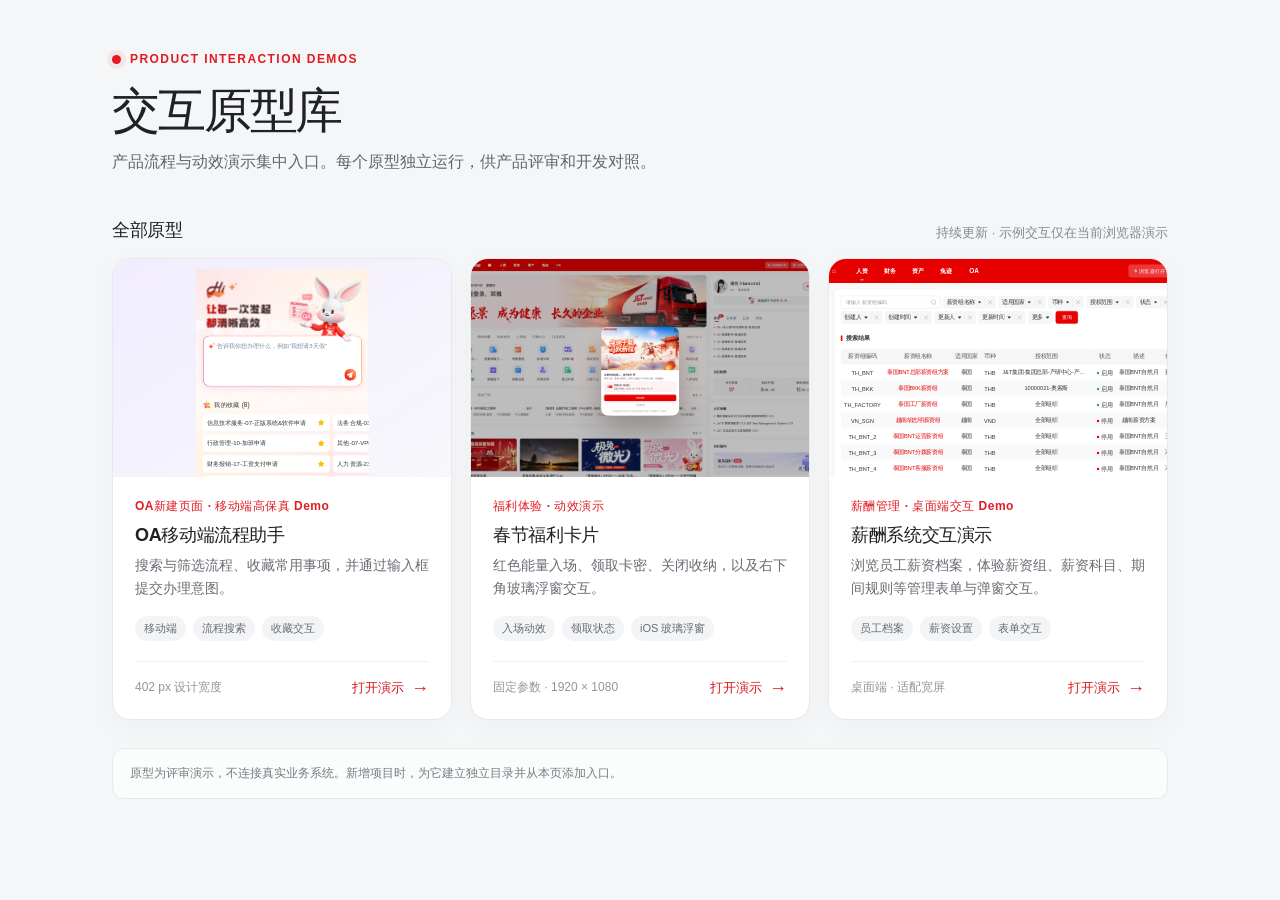
<file: index.html>
<!doctype html>
<html lang="zh-CN">
<head>
  <meta charset="utf-8">
  <meta name="viewport" content="width=device-width,initial-scale=1">
  <meta name="description" content="产品交互原型库：可点击的交互演示与评审入口。">
  <title>交互原型库</title>
  <style>
    :root{font-family:Inter,-apple-system,BlinkMacSystemFont,"PingFang SC","Microsoft YaHei",sans-serif;color:#202124;background:#f5f6f8;font-synthesis:none}
    *{box-sizing:border-box}
    body{margin:0;min-width:320px}
    .page{max-width:1120px;margin:auto;padding:52px 32px 72px}
    .eyebrow{display:flex;align-items:center;gap:9px;color:#e21b23;font-size:12px;font-weight:750;letter-spacing:.12em;text-transform:uppercase}
    .eyebrow-mark{width:9px;height:9px;border-radius:50%;background:#e21b23;box-shadow:0 0 0 5px #e21b2314}
    h1{margin:18px 0 10px;font-size:clamp(32px,5vw,48px);letter-spacing:-.045em;line-height:1.12}
    .intro{max-width:650px;margin:0;color:#62666d;font-size:16px;line-height:1.75}
    .section-head{display:flex;align-items:end;justify-content:space-between;gap:20px;margin:42px 0 16px}
    .section-head h2{margin:0;font-size:18px;letter-spacing:-.02em}
    .section-head p{margin:0;color:#858991;font-size:13px}
    .grid{display:grid;grid-template-columns:repeat(auto-fit,minmax(min(100%,320px),1fr));gap:18px}
    .card{overflow:hidden;border:1px solid #e7e8eb;border-radius:18px;background:#fff;box-shadow:0 8px 28px #24293608;transition:transform .2s ease,box-shadow .2s ease}
    .card:hover{transform:translateY(-3px);box-shadow:0 14px 34px #24293612}
    .preview{position:relative;height:218px;overflow:hidden;background:#e9e9ed}
    .preview-bg{width:100%;height:100%;object-fit:cover;object-position:top;filter:brightness(.74)}
    .preview-card{position:absolute;left:50%;top:50%;width:23%;height:auto;transform:translate(-50%,-46%);border-radius:7px;box-shadow:0 12px 32px #0005}
    .preview-glow{position:absolute;left:50%;top:50%;width:48%;aspect-ratio:1;border-radius:50%;background:radial-gradient(circle,#ffded8a8,transparent 68%);transform:translate(-50%,-50%);pointer-events:none}
    .oa-preview{background:linear-gradient(145deg,#f1edff,#f8f7fb)}
    .oa-preview iframe{position:absolute;left:50%;top:10px;width:402px;height:999px;border:0;pointer-events:none;transform:translateX(-50%) scale(.43);transform-origin:top center}
    .payroll-preview{background:#f4f5f7}
    .payroll-preview iframe{position:absolute;left:50%;top:0;width:1280px;height:545px;border:0;pointer-events:none;transform:translateX(-50%) scale(.4);transform-origin:top center}
    .card-body{padding:21px 22px 22px}
    .category{color:#e21b23;font-size:12px;font-weight:700;letter-spacing:.04em}
    .card h3{margin:8px 0 7px;font-size:18px;letter-spacing:-.02em}
    .card-copy{margin:0;color:#686c73;font-size:14px;line-height:1.65}
    .tags{display:flex;flex-wrap:wrap;gap:7px;margin-top:16px}
    .tag{padding:5px 9px;border-radius:999px;background:#f3f4f6;color:#686c73;font-size:11px}
    .card-footer{display:flex;align-items:center;justify-content:space-between;gap:12px;margin-top:20px;padding-top:17px;border-top:1px solid #f0f1f3}
    .updated{color:#92959b;font-size:12px}
    .open{display:inline-flex;align-items:center;gap:7px;color:#d9161e;font-size:13px;font-weight:700;text-decoration:none}
    .open:hover{text-decoration:underline}
    .arrow{font-size:18px;line-height:1}
    .note{margin-top:28px;padding:15px 17px;border:1px solid #e8e9ed;border-radius:12px;background:#ffffffa8;color:#777b83;font-size:12px;line-height:1.6}
    @media(max-width:600px){.page{padding:36px 18px 52px}.section-head{align-items:start;flex-direction:column;gap:6px}.preview{height:190px}}
    @media(prefers-reduced-motion:reduce){.card{transition:none}.card:hover{transform:none}}
  </style>
</head>
<body>
  <main class="page">
    <div class="eyebrow"><span class="eyebrow-mark" aria-hidden="true"></span>PRODUCT INTERACTION DEMOS</div>
    <h1>交互原型库</h1>
    <p class="intro">产品流程与动效演示集中入口。每个原型独立运行，供产品评审和开发对照。</p>

    <div class="section-head">
      <h2>全部原型</h2>
      <p>持续更新 · 示例交互仅在当前浏览器演示</p>
    </div>

    <section class="grid" aria-label="原型列表">
      <article class="card">
        <a href="./oa-new-page/" aria-label="打开 OA新建页面移动端演示" style="display:block;position:relative;text-decoration:none">
          <div class="preview oa-preview" aria-hidden="true">
            <iframe src="./oa-new-page/" title="OA新建页面移动端预览" loading="lazy" tabindex="-1"></iframe>
          </div>
        </a>
        <div class="card-body">
          <div class="category">OA新建页面 · 移动端高保真 Demo</div>
          <h3>OA移动端流程助手</h3>
          <p class="card-copy">搜索与筛选流程、收藏常用事项，并通过输入框提交办理意图。</p>
          <div class="tags"><span class="tag">移动端</span><span class="tag">流程搜索</span><span class="tag">收藏交互</span></div>
          <div class="card-footer">
            <span class="updated">402 px 设计宽度</span>
            <a class="open" href="./oa-new-page/">打开演示 <span class="arrow" aria-hidden="true">→</span></a>
          </div>
        </div>
      </article>
      <article class="card">
        <a href="./spring-festival-card-entry/" aria-label="打开春节福利卡片动效演示" style="display:block;position:relative;text-decoration:none">
          <div class="preview" aria-hidden="true">
            <img class="preview-bg" src="./spring-festival-card-entry/assets/background.png" alt="">
            <div class="preview-glow"></div>
            <img class="preview-card" src="./spring-festival-card-entry/assets/popup.png" alt="">
          </div>
        </a>
        <div class="card-body">
          <div class="category">福利体验 · 动效演示</div>
          <h3>春节福利卡片</h3>
          <p class="card-copy">红色能量入场、领取卡密、关闭收纳，以及右下角玻璃浮窗交互。</p>
          <div class="tags"><span class="tag">入场动效</span><span class="tag">领取状态</span><span class="tag">iOS 玻璃浮窗</span></div>
          <div class="card-footer">
            <span class="updated">固定参数 · 1920 × 1080</span>
            <a class="open" href="./spring-festival-card-entry/">打开演示 <span class="arrow" aria-hidden="true">→</span></a>
          </div>
        </div>
      </article>
      <article class="card">
        <a href="./payroll-system/" aria-label="打开薪酬系统桌面端交互演示" style="display:block;position:relative;text-decoration:none">
          <div class="preview payroll-preview" aria-hidden="true">
            <iframe src="./payroll-system/" title="薪酬系统桌面端预览" loading="lazy" tabindex="-1"></iframe>
          </div>
        </a>
        <div class="card-body">
          <div class="category">薪酬管理 · 桌面端交互 Demo</div>
          <h3>薪酬系统交互演示</h3>
          <p class="card-copy">浏览员工薪资档案，体验薪资组、薪资科目、期间规则等管理表单与弹窗交互。</p>
          <div class="tags"><span class="tag">员工档案</span><span class="tag">薪资设置</span><span class="tag">表单交互</span></div>
          <div class="card-footer">
            <span class="updated">桌面端 · 适配宽屏</span>
            <a class="open" href="./payroll-system/">打开演示 <span class="arrow" aria-hidden="true">→</span></a>
          </div>
        </div>
      </article>
    </section>

    <p class="note">原型为评审演示，不连接真实业务系统。新增项目时，为它建立独立目录并从本页添加入口。</p>
  </main>
</body>
</html>
</file>
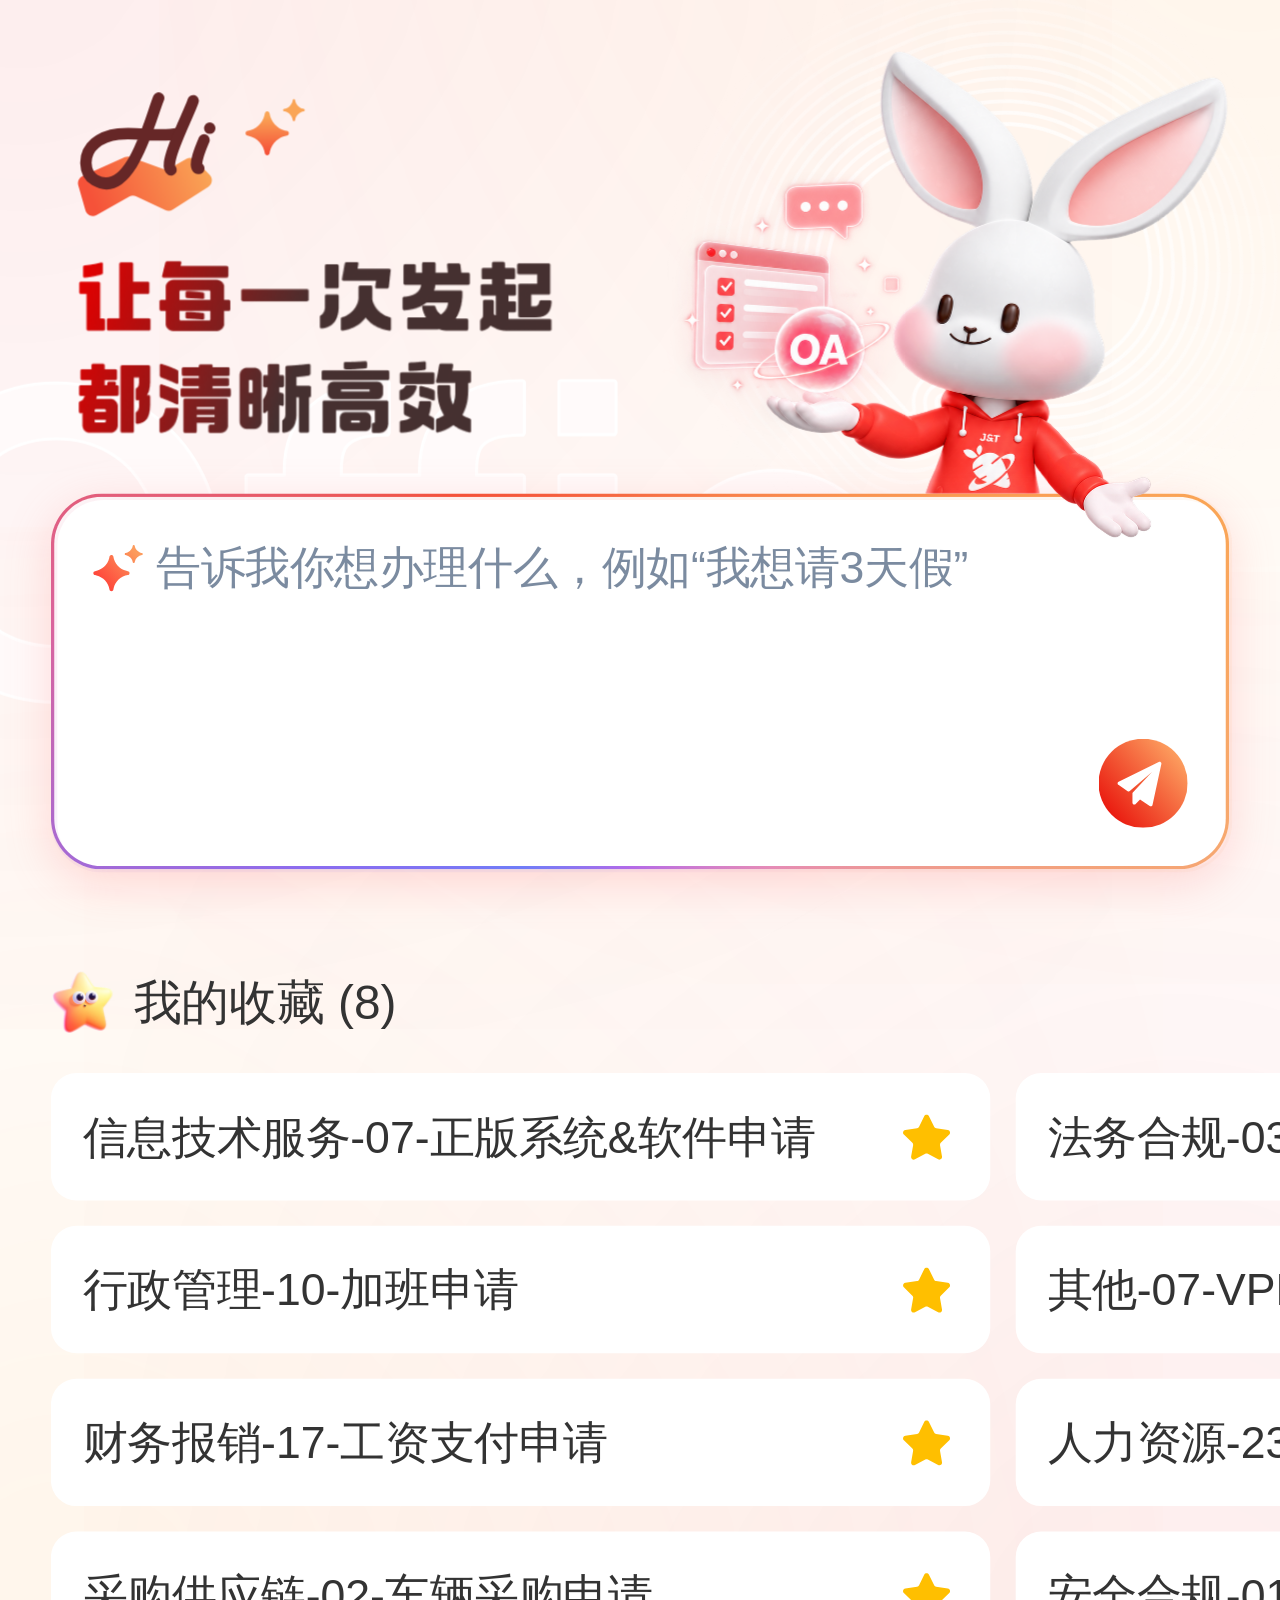
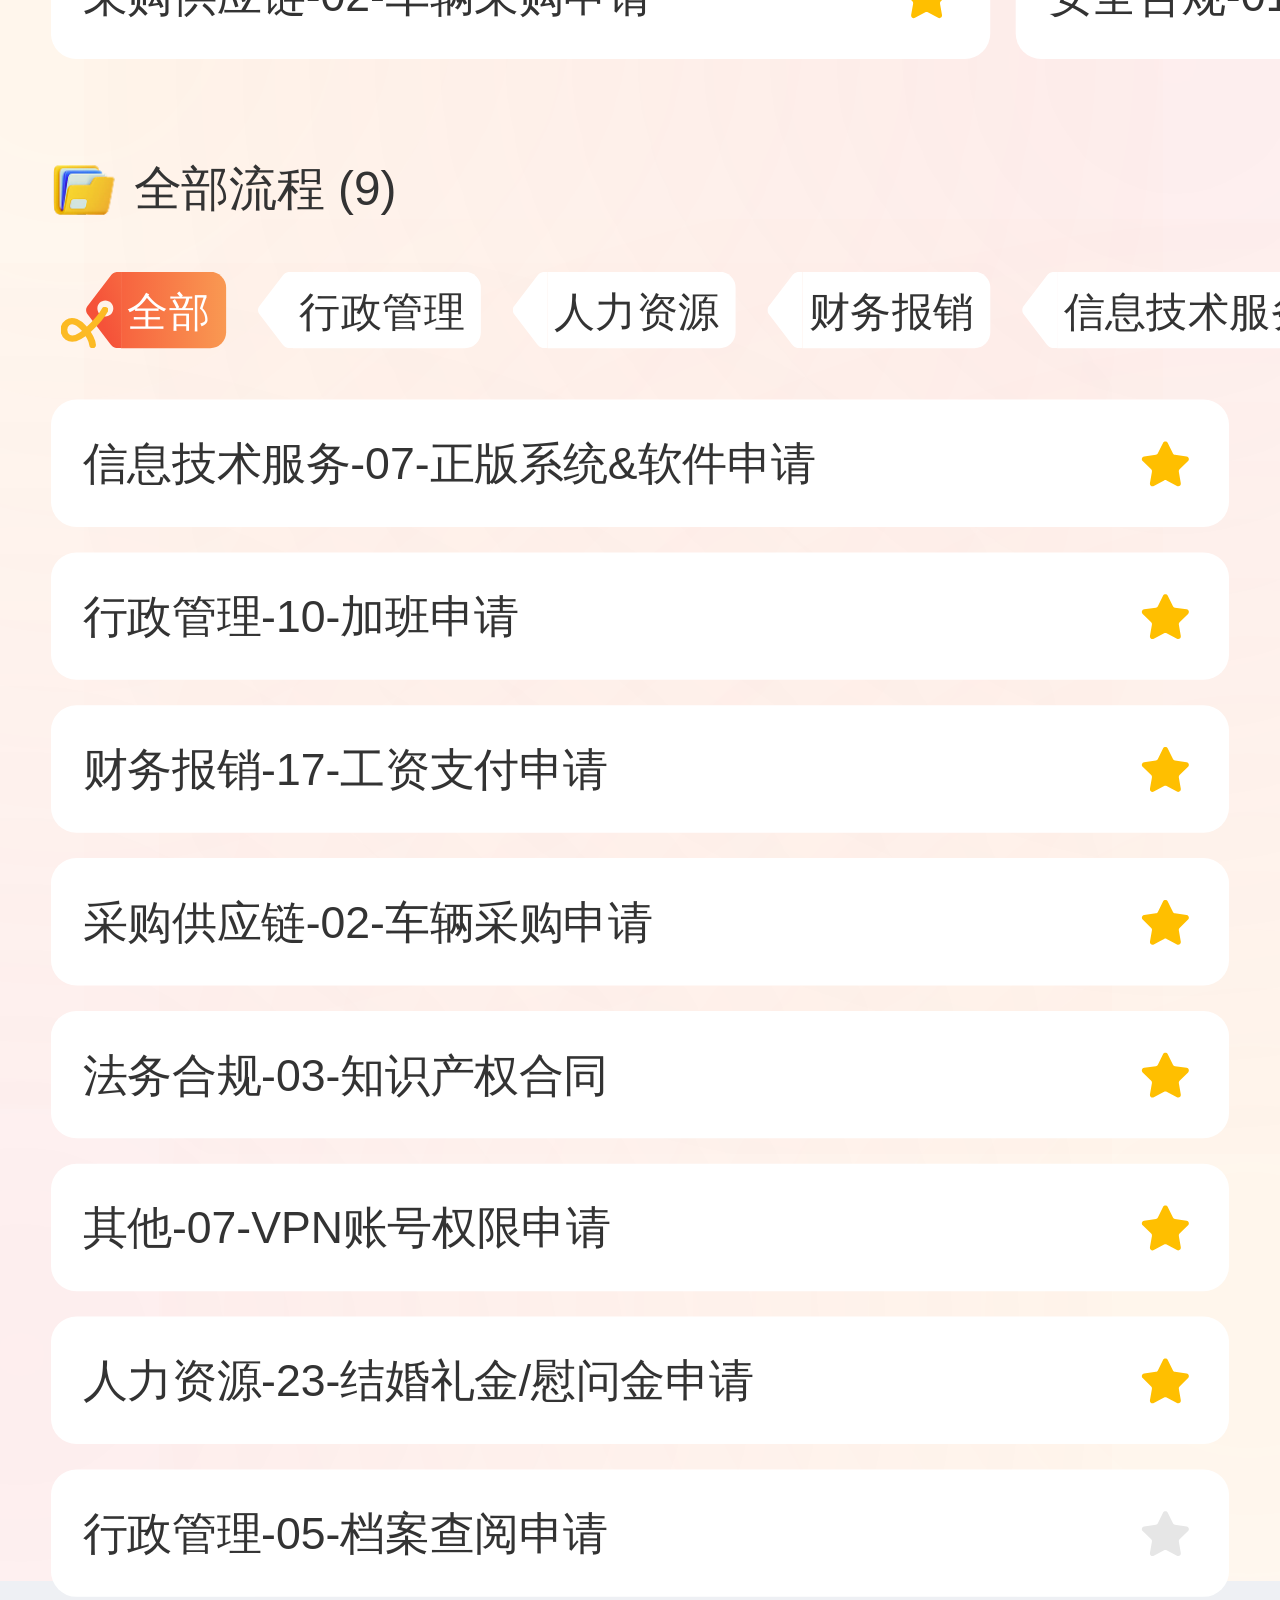
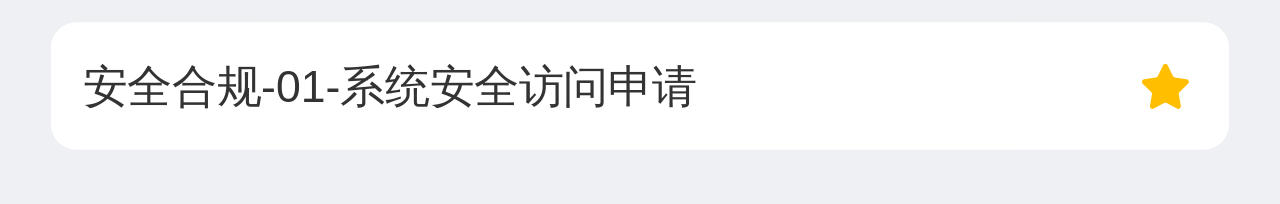
<file: oa-new-page/index.html>
<!doctype html>
<html lang="zh-CN">
  <head>
    <meta charset="UTF-8" />
    <link rel="icon" type="image/svg+xml" href="./favicon.svg" />
    <meta name="viewport" content="width=device-width, initial-scale=1.0" />
    <title>OA新建页面 · 移动端高保真 Demo</title>
    <script type="module" crossorigin src="./assets/index-Dg75wQks.js"></script>
    <link rel="stylesheet" crossorigin href="./assets/index-Bv4WuCT0.css">
  </head>
  <body>
    <div id="root"></div>
  </body>
</html>
</file>
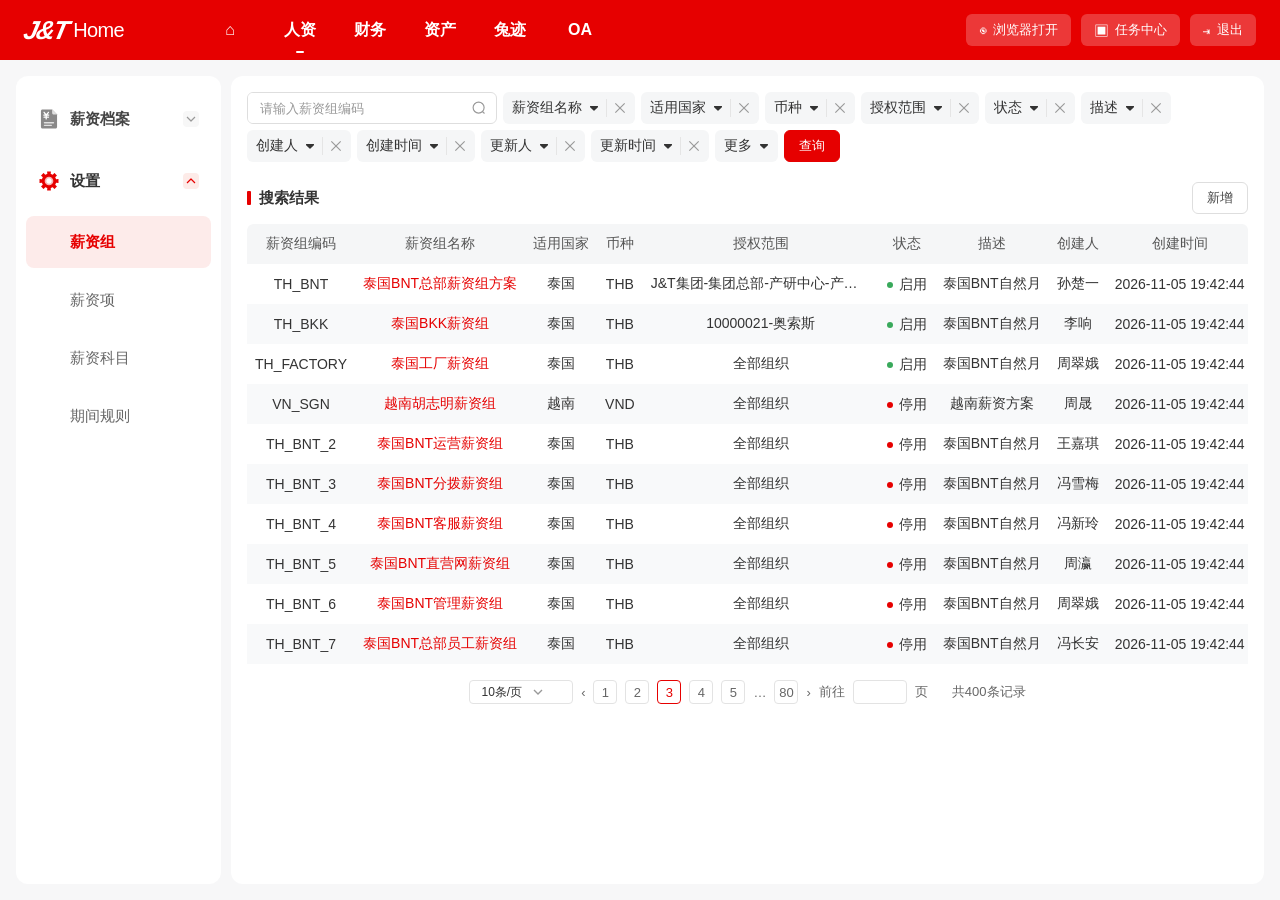
<file: payroll-system/index.html>
<!doctype html>
<html lang="zh-CN">
<head>
  <meta charset="utf-8">
  <meta name="viewport" content="width=device-width, initial-scale=1">
  <meta name="description" content="薪酬系统交互原型">
  <title>薪酬系统｜交互原型</title>
  <style>
    :root{
      --brand:#e60000;--brand-soft:#fdebea;--text:#333;--muted:#999;--line:#e7e7e7;
      --page:#f7f7f8;--panel:#fff;--head:#f5f6f7;--stripe:#f8f9fa;--tip:#fff7eb;
      --green:#39a95b;--red:#e60000;--drawer-shadow:0 0 22px rgba(0,0,0,.12)
    }
    *{box-sizing:border-box}
    html,body{margin:0;min-width:1280px;min-height:100%;font-family:"PingFang SC","Microsoft YaHei",Arial,sans-serif;color:var(--text);font-size:14px;background:var(--page)}
    button,input,select,textarea{font:inherit;color:inherit}
    button{cursor:pointer}
    .topbar{height:60px;background:var(--brand);color:#fff;display:flex;align-items:center;position:relative;z-index:5;white-space:nowrap}
    .brand{width:195px;height:60px;display:flex;align-items:center;padding-left:24px;gap:6px;font-size:24px;font-weight:800;font-style:italic;letter-spacing:-1.5px;color:#fff}
    .brand-mark{font-size:26px;letter-spacing:-2px;font-weight:900;transform:skew(-12deg)}
    .brand-home{font-size:20px;font-style:normal;font-weight:400;letter-spacing:-.6px}
    .topnav{height:60px;display:flex;align-items:center;gap:0}
    .topnav-item{height:46px;min-width:70px;padding:0 16px;display:flex;align-items:center;justify-content:center;position:relative;font-size:16px;font-weight:600;color:#fff}
    .topnav-item.active:after{content:"";position:absolute;bottom:0;width:8px;height:2px;border-radius:2px;background:#fff}
    .topnav-right{margin-left:auto;margin-right:24px;display:flex;align-items:center;gap:10px}
    .top-action{height:32px;padding:0 13px;border:0;border-radius:6px;background:rgba(255,255,255,.22);color:#fff;font-size:13px;display:flex;align-items:center;gap:6px}
    .top-action:hover{background:rgba(255,255,255,.3)}
    .top-action .mini{font-size:15px;line-height:1}
    .layout{height:calc(100vh - 60px);min-height:760px;padding:20px;display:grid;grid-template-columns:220px minmax(0,1fr);gap:12px;overflow:hidden}
    .sidebar,.workspace{background:var(--panel);border-radius:12px;min-height:0}
    .sidebar{padding:16px 10px;overflow:auto}
    .nav-row{width:100%;height:54px;border:0;background:transparent;border-radius:8px;display:flex;align-items:center;text-align:left;padding:0 12px;gap:10px;color:#444;font-size:15px;font-weight:600;margin-bottom:8px}
    .nav-row:hover{background:#F6F7F8}
    .nav-row.active{background:#fff;color:#333}
    .nav-row.active:hover{background:#F6F7F8;color:#333}
    .nav-ico{width:22px;height:22px;display:inline-flex;align-items:center;justify-content:center;color:#999;font-size:18px;flex:0 0 22px}
    .nav-ico img{display:block;width:22px;height:22px}
    .nav-chevron{margin-left:auto;width:16px;height:16px;display:inline-flex;align-items:center;justify-content:center;flex:0 0 16px}
    .nav-chevron img{display:block;width:16px;height:16px}
    .subnav{display:grid;gap:6px;margin:0 0 10px 0}
    .subnav button{height:52px;padding:0 12px 0 44px;border:0;background:transparent;text-align:left;border-radius:8px;color:#666;font-size:15px}
    .subnav button:hover{background:#f8f8f8;color:#333}
    .subnav button.active{background:var(--brand-soft);color:var(--brand);font-weight:600}
    .workspace{padding:20px;overflow:auto;position:relative}
    .page-content{min-width:0;min-height:100%;display:flex;flex-direction:column}
    .toolbar{display:flex;align-items:center;gap:8px;flex-wrap:wrap;min-height:32px;margin-bottom:20px}
    .searchbox{width:250px;height:32px;border:1px solid #dedede;border-radius:6px;display:flex;align-items:center;background:#fff;overflow:hidden}
    .searchbox input{width:100%;height:100%;border:0;outline:0;padding:0 12px;font-size:13px}
    .search-ico{width:34px;height:100%;flex:0 0 34px;display:flex;align-items:center;justify-content:center}
    .search-ico img{display:block;width:14px;height:14px}
    .filter-wrap{position:relative;display:inline-flex}
    .filter-wrap.filter-open,.more-filter-wrap{z-index:16}
    .filter-chip{height:32px;max-width:300px;border:0;border-radius:6px;background:#f5f6f7;color:#333;padding:0 8px 0 10px;display:flex;align-items:center;gap:6px;font-size:14px;white-space:nowrap;text-align:left}
    .filter-chip:hover,.filter-chip.open{background:#fdebe8;color:#e60000}
    .filter-chip.has-selection{width:auto;background:#fdebe8;color:#333}
    .filter-chip.has-selection:hover,.filter-chip.has-selection.open{color:#e60000}
    .filter-chip .filter-label{min-width:0;overflow:hidden;text-overflow:ellipsis;white-space:nowrap}
    .filter-chip.has-selection .filter-label{flex:0 1 auto}
    .filter-chip .caret{width:12px;height:12px;flex:0 0 12px;display:inline-flex;align-items:center;justify-content:center;line-height:1;transition:transform .15s}
    .filter-chip .caret img{display:block;width:12px;height:12px}
    .filter-chip .state-active{display:none!important}
    .filter-chip:hover .state-default,.filter-chip.open .state-default,.filter-chip:active .state-default{display:none!important}
    .filter-chip:hover .state-active,.filter-chip.open .state-active,.filter-chip:active .state-active{display:block!important}
    .filter-chip.open .caret{transform:rotate(180deg)}
    .filter-sep{height:18px;width:1px;background:#e5e5e5;flex:0 0 1px}
    .filter-clear{display:inline-flex;align-items:center;justify-content:center;flex:0 0 14px;width:14px;height:14px;line-height:0;cursor:pointer}
    .filter-clear img{display:block;width:14px;height:14px}
    .filter-chip.has-selection .selected-clear{display:none;width:14px;height:14px}
    .filter-chip.has-selection:hover .selected-clear{display:inline-flex}
    .filter-chip.has-selection:hover .caret,.filter-chip.has-selection.open .selected-clear{display:none}
    .filter-chip.has-selection.open .caret{display:inline-flex}
    .filter-menu{position:absolute;top:37px;left:0;z-index:15;min-width:180px;max-height:310px;overflow:auto;padding:6px;background:#fff;border:1px solid #ececec;border-radius:8px;box-shadow:0 8px 24px rgba(0,0,0,.12)}
    .filter-options-menu{width:392px;max-width:calc(100vw - 32px);max-height:310px;display:flex;flex-direction:column;overflow:hidden;padding:0;border-color:#e3e4e5}
    .filter-menu-search{flex:0 0 auto;padding:8px 12px;background:#fff}
    .filter-menu-search-control{height:32px;display:flex;align-items:center;gap:6px;padding:0 12px;border:1px solid #e3e4e5;border-radius:6px;background:#fff}
    .filter-menu-search-control:focus-within{border-color:#e60000}
    .filter-menu-search-input{width:100%;min-width:0;height:100%;padding:0;border:0;outline:0;background:transparent;color:#333;font-family:inherit;font-size:13px;font-weight:400;line-height:20px}
    .filter-menu-search-input::placeholder{color:#999;opacity:1}
    .filter-menu-search-input::-webkit-search-cancel-button{-webkit-appearance:none;appearance:none}
    .filter-menu-search-icon{display:block;width:14px;height:14px;flex:0 0 14px}
    .filter-options-scroll{flex:1;min-height:0;overflow:auto;padding:0 6px 6px}
    .filter-options-empty{padding:14px 8px;text-align:center;color:#999;font-size:13px;line-height:20px}
    .filter-options-menu .filter-option[hidden]{display:none}
    .filter-text-menu{width:320px;max-height:none;padding:10px}
    .filter-text-menu .filter-menu-search{padding:0}
    .filter-date-menu{left:auto;right:0;transform:none;width:568px;max-width:calc(100vw - 32px);max-height:none;overflow:visible;padding:14px 16px}
    .filter-calendar-nav{display:grid;grid-template-columns:28px minmax(0,1fr) 28px;align-items:center;gap:8px;margin-bottom:10px}
    .filter-calendar-nav-button{width:28px;height:28px;display:flex;align-items:center;justify-content:center;border:0;border-radius:5px;background:#fff;color:#666;font-size:20px;line-height:1}
    .filter-calendar-nav-button:hover{background:#f5f6f7;color:#e60000}
    .filter-calendar-month-titles,.filter-calendar-months{display:grid;grid-template-columns:repeat(2,minmax(0,1fr));column-gap:20px}
    .filter-calendar-month-titles{align-items:center;text-align:center;color:#333;font-size:14px;font-weight:600;line-height:24px}
    .filter-calendar-weekdays,.filter-calendar-days{display:grid;grid-template-columns:repeat(7,minmax(0,1fr));}
    .filter-calendar-weekdays{margin-bottom:4px;color:#999;text-align:center;font-size:12px;line-height:28px}
    .filter-calendar-day{position:relative;width:32px;height:32px;justify-self:center;border:0;border-radius:50%;background:transparent;color:#333;font-size:13px;line-height:32px;text-align:center}
    .filter-calendar-day:hover{background:#f5f6f7}
    .filter-calendar-day.outside{color:#c8c8c8}
    .filter-calendar-day.in-range{border-radius:0;background:#fdebe8;color:#e60000}
    .filter-calendar-day.range-start,.filter-calendar-day.range-end,.filter-calendar-day.range-start.range-end{border-radius:50%;background:#e60000;color:#fff}
    .filter-calendar-day.today:not(.range-start):not(.range-end)::after{position:absolute;right:5px;bottom:4px;width:3px;height:3px;border-radius:50%;background:#e60000;content:""}
    .filter-calendar-footer{display:flex;align-items:center;justify-content:space-between;gap:12px;margin-top:10px;padding-top:10px;border-top:1px solid #f0f0f0;color:#666;font-size:12px;line-height:20px}
    .filter-calendar-range{min-width:0;overflow:hidden;text-overflow:ellipsis;white-space:nowrap}
    .filter-calendar-clear{flex:0 0 auto;border:0;background:transparent;color:#e60000;font-size:12px}
    .filter-menu .filter-option{display:flex;align-items:center;gap:8px;width:100%;height:32px;border:0;background:#fff;text-align:left;padding:0 9px;border-radius:5px;font-size:13px;white-space:nowrap;color:#333}
    .filter-menu .filter-option:hover{background:#f5f5f5}
    .filter-check{width:14px;height:14px;border:1px solid #c8c8c8;border-radius:3px;display:inline-flex;align-items:center;justify-content:center;color:#fff;font-size:11px;line-height:1;flex:0 0 14px}
    .filter-option.checked .filter-check{border-color:#e60000;background:#e60000}
    .btn{height:32px;padding:0 14px;border:1px solid #dedede;background:#fff;border-radius:6px;color:#444;font-size:13px;white-space:nowrap}
    .btn:hover{border-color:#bbb;background:#fafafa}
    .btn.primary{background:var(--brand);border-color:var(--brand);color:#fff}
    .btn.primary:hover{background:#d60000}
    .btn.ghost-red{border-color:#f0b8b8;color:var(--brand);background:#fff}
    .btn.small{height:28px;padding:0 10px}
    .btn[disabled]{color:#c8c8c8;background:#f7f7f7;border-color:#e5e5e5;cursor:not-allowed}
    .toolbar-spacer{flex:1}
    .toolbar-query-actions{display:flex;align-items:center;gap:8px;flex:0 0 auto;white-space:nowrap}
    .section-title{height:32px;display:flex;align-items:center;gap:8px;margin:0 0 10px;font-size:15px;font-weight:600}
    .section-title:before{content:"";width:4px;height:14px;background:var(--brand);border-radius:1px}
    .section-actions{margin-left:auto;display:flex;gap:8px;align-items:center}
    .section-actions .btn{font-weight:400}
    .section-actions-divider{width:1px;height:18px;background:var(--line);margin:0 4px;flex:0 0 1px}
    .table-wrap{width:100%;overflow:auto;border-radius:6px 6px 0 0}
    table{width:100%;border-collapse:separate;border-spacing:0;table-layout:auto;font-size:14px;white-space:nowrap}
    thead th{height:40px;background:var(--head);font-weight:500;color:#555;padding:0 12px;text-align:center}
    thead th:first-child{border-radius:6px 0 0 0}
    thead th:last-child{border-radius:0 6px 0 0}
    tbody td{height:40px;padding:0 12px;text-align:center;border-bottom:0;max-width:280px;overflow:hidden;text-overflow:ellipsis}
    tbody tr:nth-child(even){background:var(--stripe)}
    tbody tr:hover{background:#fff5f4}
    .link-red{border:0;background:transparent;color:var(--brand);padding:0 4px;font-size:14px}
    .link-red:hover{text-decoration:none}
    .status{display:inline-flex;align-items:center;gap:6px}
    .status:before{content:"";width:6px;height:6px;border-radius:50%;background:var(--green)}
    .status.off:before{background:var(--brand)}
    .status.pending:before{background:#f29b38}
    .ellipsis{max-width:220px;display:inline-block;overflow:hidden;text-overflow:ellipsis;vertical-align:middle}
    .tag{display:inline-flex;align-items:center;padding:1px 6px;border-radius:3px;background:#e8f6ec;color:#349e4d;font-size:12px;line-height:18px}
    .tag.orange{background:#fff1e8;color:#e87824}
    .tag.gray{background:#f0f0f0;color:#777}
    .pagination{display:flex;justify-content:center;align-items:center;gap:8px;padding:16px 0 4px;color:#666;font-size:13px}
    .page-num{width:24px;height:24px;border:1px solid #e3e3e3;border-radius:4px;background:#fff;text-align:center;padding:0;font-size:13px}
    .page-num.current{border-color:var(--brand);color:var(--brand)}
    .page-go{width:54px;height:24px;border:1px solid #e3e3e3;border-radius:4px;background:#fff}
    .page-size{height:24px;border:1px solid #e3e3e3;border-radius:4px;background:#fff;padding:0 5px;font-size:12px}
    .warning-banner{height:40px;padding:0 16px;background:#fff7eb;border-radius:6px;display:flex;align-items:center;gap:8px;color:#555;margin-bottom:20px;font-size:14px}
    .warning-icon{width:16px;height:16px;border-radius:50%;background:#fa7a19;color:white;text-align:center;font-size:12px;line-height:16px;font-weight:700}
    .warning-banner strong{color:#F97316;font-weight:600}
    .warning-banner button{border:0;background:transparent;color:#e8751a;padding:0;font-size:14px}
    .group-head td{background:#f5f6f7!important;font-weight:600;text-align:left!important;height:40px}
    .group-head.stripe-white td{background:#fff!important}
    .group-head.stripe-gray td{background:var(--stripe)!important}
    .group-head.expanded td{border-bottom:1px solid var(--line)}
    .group-head:hover td{background:#fff5f4!important}
    tbody tr.group-member.stripe-white{background:#fff}
    tbody tr.group-member.stripe-gray{background:var(--stripe)}
    tbody tr.group-member:hover{background:#fff5f4}
    .group-head .group-name{display:inline-flex;align-items:center;gap:10px}
    .group-expand{display:inline-flex;align-items:center;justify-content:center;width:16px;height:16px;flex:0 0 16px;border:0;background:transparent;padding:0}
    .group-expand img{display:block;width:12px;height:12px}
    .group-count{font-size:12px;font-weight:400;color:#888}
    .group-control{color:#888;border:0;background:transparent;padding:0 3px;font-size:14px}
    .group-control img{display:block;width:14px;height:14px}
    .group-control:hover{color:var(--brand)}
    .table-gear{width:22px;height:22px;display:inline-flex;align-items:center;justify-content:center;border:0;background:transparent;padding:0;cursor:pointer}
    .table-gear img{display:block;width:18px;height:18px}
    .empty-note{padding:36px;color:#999;text-align:center}
    .back-row{display:flex;align-items:center;margin-bottom:12px}
    .back-button{border:0;background:#f6f6f6;border-radius:4px;color:#666;padding:4px 8px;font-size:13px}
    .detail-header{background:#fff;border-radius:12px;padding:18px 20px;margin-bottom:14px}
    .detail-title{font-weight:600;display:flex;align-items:center;gap:8px;margin-bottom:8px}
    .detail-sub{color:#999;font-size:13px}
    .detail-badge{background:#f2f4f6;padding:2px 7px;border-radius:4px;font-size:12px;color:#666;font-weight:400}
    .content-card{background:#fff;border-radius:12px;padding:16px;min-height:calc(100vh - 240px)}
    .weekly-page{height:calc(100vh - 60px);padding:20px;background:#f9f9f9;overflow:auto}
    .weekly-detail-stack{height:100%;min-height:0;display:flex;flex-direction:column;gap:16px}
    .weekly-summary-card{flex:0 0 auto;padding:20px;background:#fff;border-radius:12px}
    .weekly-summary-copy{display:flex;flex-direction:column;align-items:flex-start;gap:9px}
    .weekly-title-row{display:flex;align-items:center;gap:6px;min-height:20px}
    .weekly-title{font-size:18px;font-weight:500;line-height:22px;color:#333;white-space:nowrap}
    .weekly-meta-badge{display:inline-flex;align-items:center;gap:3px;padding:0 6px 0 4px;background:#f2f2f2;border-radius:4px;color:#333;font-size:13px;line-height:20px;white-space:nowrap}
    .weekly-meta-icon{width:16px;height:16px;display:inline-flex;align-items:center;justify-content:center;flex:0 0 16px}
    .weekly-meta-icon img{display:block;width:16px;height:16px}
    .weekly-summary-org{font-size:14px;line-height:20px;color:#666;white-space:nowrap}
    .weekly-table-card{flex:1;min-height:0;display:flex;flex-direction:column;gap:12px;padding:20px;background:#fff;border-radius:12px}
    .weekly-card-header{height:32px;flex:0 0 32px;display:flex;align-items:center;justify-content:space-between}
    .weekly-card-title{display:flex;align-items:center;gap:6px;font-size:16px;font-weight:500;line-height:20px;color:#333}
    .weekly-card-title:before{content:"";width:4px;height:12px;background:var(--brand);border-radius:1px}
    .weekly-year-select{display:inline-flex;width:max-content;min-width:0;height:32px;padding:0;border:0;border-radius:6px;background:#f5f6f7;color:#333;font-size:13px;outline:0;flex:0 0 auto}
    .weekly-table-content{width:100%;display:flex;flex-direction:column;gap:16px}
    .weekly-table-wrap{width:100%;border:1px solid #e5e5e5;border-radius:6px;overflow:hidden}
    .weekly-table{width:100%;table-layout:fixed}
    .weekly-table thead th{height:40px;padding:0 12px;background:#f5f6f7;color:#333;font-size:14px;font-weight:400;text-align:center}
    .weekly-table tbody tr:nth-child(even){background:#fff}
    .weekly-table tbody td{height:40px;padding:0 12px;border-bottom:1px solid #e3e4e5;color:#333;font-size:14px;text-align:center}
    .weekly-table tbody tr:last-child td{border-bottom:0}
    .muted{color:#999}
    .overlay{position:fixed;inset:60px 0 0;padding:12px 20px 12px 0;background:rgba(0,0,0,.22);z-index:20;display:flex;justify-content:flex-end}
    .drawer{height:100%;width:800px;max-width:calc(100vw - 260px);background:#fff;border-radius:12px;box-shadow:var(--drawer-shadow);position:relative;display:flex;flex-direction:column;overflow:hidden}
    .drawer.wide-form{width:800px;max-width:calc(100vw - 280px)}
    .drawer.wide{width:800px;max-width:calc(100vw - 280px)}
    .drawer-header{height:56px;flex:0 0 56px;padding:0 18px;display:flex;align-items:center;border-bottom:1px solid transparent;font-weight:600}
    .drawer-header:before{content:"";width:4px;height:14px;background:var(--brand);margin-right:8px}
    .drawer-close{margin-left:auto;width:28px;height:28px;padding:0;border:0;background:transparent;display:flex;align-items:center;justify-content:center;cursor:pointer;flex:0 0 28px}.drawer-close img{display:block;width:28px;height:28px}
    .drawer-body{padding:0 18px 76px;overflow:auto;flex:1}
    .drawer-footer{position:absolute;bottom:0;left:0;right:0;height:64px;background:#fff;border-top:0;display:flex;justify-content:flex-end;align-items:center;gap:10px;padding:0 18px}
    .drawer-footer .btn{height:36px;min-width:166px}
    .drawer-footer .btn.primary{min-width:166px}
    .drawer-title-dot{color:var(--brand);font-size:18px;margin-right:8px}
    .field{margin-bottom:15px;min-width:0}
    .field-label{display:block;margin-bottom:7px;font-size:13px;color:#444;line-height:16px}
    .field-label.required:before{content:"*";color:var(--brand);margin-right:2px}
    .control{width:100%;height:32px;border:1px solid #e0e0e0;border-radius:6px;background:#fff;padding:0 11px;outline:0;font-size:13px}
    .control:focus,.textarea:focus{border-color:#e99696;box-shadow:0 0 0 2px rgba(230,0,0,.06)}
    .control:disabled{background:#f5f5f5;color:#999;cursor:not-allowed}
    .control[readonly],.control:disabled{background:#f5f5f5;color:#777;cursor:not-allowed}
    .input-with-action{display:flex;gap:8px;align-items:center}
    .input-with-action .control{flex:1}
    .icon-button{height:32px;width:32px;padding:0;border:1px solid #e0e0e0;border-radius:6px;background:#fff;display:flex;align-items:center;justify-content:center;flex:0 0 32px;cursor:pointer}.icon-button img{display:block;width:20px;height:20px}
    .counter{font-size:11px;color:#aaa;margin-left:auto;float:right}
    .textarea{width:100%;min-height:68px;border:1px solid #e0e0e0;border-radius:6px;padding:9px 11px;outline:0;resize:vertical;font-size:13px}
    .field-grid{display:grid;grid-template-columns:1fr 1fr;gap:0 12px}
    .item-sequence-field .control{width:376px}
    .subject-code-fields{display:flex;flex-direction:column;gap:16px}
    .subject-code-fields>.field{margin-bottom:0}
    .subject-form-fields{display:flex;flex-direction:column;gap:16px}
    .subject-form-fields>.field{margin-bottom:0}
    .subject-form-fields>.selection-panel{margin:0}
    .period-form-fields{display:flex;flex-direction:column;gap:16px}
    .period-form-fields .field,.period-form-fields>.period-field-stack{margin:0}
    .period-field-stack{display:flex;flex-direction:column;gap:6px;min-width:0}
    .period-form-fields .field-label{line-height:20px;margin-bottom:6px}
    .period-form-fields .control,.period-form-fields .select-trigger{height:36px}
    .period-form-fields .input-with-action .icon-button{height:36px;width:36px;flex-basis:36px}
    .period-form-fields .radio-line{min-height:36px}
    .period-form-fields .multi-select{min-height:36px}
    .period-form-fields .textarea{height:80px;min-height:80px}
    .period-form-fields .period-selection-panel{display:flex;flex-direction:column;gap:12px;margin:0;padding:16px;background:#f5f6f7;border-radius:6px}
    .period-selection-panel .period-panel-title{font-size:14px;line-height:20px;color:#333}
    .period-selection-panel .range-row{height:36px;margin:0;gap:8px}
    .period-selection-panel .range-row .select-trigger,.period-selection-panel .range-row input{height:36px}
    .period-selection-panel .week-end-control:disabled{background:#f1f2f3;color:#333;opacity:1;cursor:default}
    .radio-line{display:flex;align-items:center;gap:18px;min-height:26px;font-size:13px}
    .radio-line label,.check-line label{display:inline-flex;align-items:center;gap:6px;cursor:pointer}
    .radio-line.readonly label{cursor:default}
    .radio-line.readonly{color:#333}
    .radio-line.readonly input[type=radio]{appearance:none;-webkit-appearance:none;opacity:1;border:1px solid #e3e4e5;border-radius:50%;background:#f5f6f7}
    .radio-line.readonly input[type=radio]:checked{border:4.67px solid #facfc8;background:#fff}
    input[type=radio],input[type=checkbox]{accent-color:var(--brand);width:14px;height:14px;margin:0}
    .selection-panel{background:#f5f6f7;border-radius:6px;padding:12px 14px;margin:8px 0 16px}
    .range-row{display:flex;align-items:center;gap:8px;margin-top:8px}
    .range-row:first-child{margin-top:0}
    .range-row select,.range-row input{height:32px;border:1px solid #e0e0e0;border-radius:6px;background:white;padding:0 10px;font-size:13px}
    .range-row select{min-width:92px}
    .range-row input{width:128px}
    .range-label{min-width:40px;color:#666;font-size:13px}
    .drawer .selection-panel .range-label{color:#333}
    .range-caption{color:#888;font-size:12px}
    .multi-select{min-height:32px;border:1px solid #e0e0e0;border-radius:6px;background:#fff;padding:4px 11px;display:flex;align-items:center;gap:5px;flex-wrap:wrap;cursor:pointer}
    .multi-select:hover{border-color:#d5d5d5}
    .multi-placeholder{color:#999;font-size:14px;line-height:20px}
    .multi-pill{display:inline-flex;align-items:center;gap:4px;background:#f0f1f2;border-radius:4px;padding:3px 6px;color:#333;font-size:12px;max-width:100%}
    .multi-pill span:first-child{overflow:hidden;text-overflow:ellipsis;white-space:nowrap;max-width:270px}
    .multi-pill button{border:0;background:transparent;color:#aaa;padding:0;line-height:12px}
    .multi-spacer{flex:1}
    .inline-note{color:#888;font-size:12px;margin:6px 0 0}
    .modal-layer{position:fixed;inset:60px 0 0;background:rgba(0,0,0,.3);z-index:30;display:flex;align-items:center;justify-content:center;padding:24px}
    .modal{width:500px;max-width:calc(100vw - 80px);max-height:calc(100vh - 110px);background:#fff;border-radius:16px;box-shadow:0 14px 42px rgba(0,0,0,.16);display:flex;flex-direction:column;overflow:hidden}
    .modal.medium{width:700px}
    .modal.large{width:760px}
    .modal-header{min-height:54px;padding:0 18px;display:flex;align-items:center;border-bottom:1px solid #eee;font-weight:600;font-size:15px}
    .modal-header .alert-mark{width:16px;height:16px;border-radius:50%;background:var(--brand);color:#fff;font-size:11px;line-height:16px;text-align:center;margin-right:8px}
    .modal-header .modal-x{margin-left:auto;width:28px;height:28px;padding:0;border:0;background:transparent;display:flex;align-items:center;justify-content:center;flex:0 0 28px}
    .modal-header .modal-x img{display:block;width:28px;height:28px}
    .modal-body{padding:16px 18px;overflow:auto}
    .modal-footer{padding:0 18px 18px;display:flex;justify-content:flex-end;gap:10px}
    .modal-footer .btn{min-width:84px}
    .modal-footer:has(> .btn:only-child){justify-content:center}
    .modal-footer:has(> .btn:only-child) > .btn{width:320px;max-width:100%}
    .modal-footer.even .btn{flex:1}
    .modal-footer.even [data-action="cancel-modal"]{background:#EEEFF0;border:0}
    .modal-footer.even [data-action="cancel-modal"]:hover{background:#EEEFF0;border:0}
    .subject-disable-modal{width:500px;height:208px;max-height:calc(100vh - 110px);padding:20px;border-radius:20px;gap:0}
    .subject-disable-head{height:28px;flex:0 0 28px;width:100%;display:flex;align-items:center;justify-content:space-between}
    .subject-disable-title{display:flex;align-items:center;gap:8px;color:#333;font-size:15px;font-weight:600;line-height:22px}
    .subject-disable-modal .alert-mark{display:inline-flex;align-items:center;justify-content:center;width:16px;height:16px;line-height:16px;margin:0;border-radius:50%;background:var(--brand);color:#fff;font-size:11px;text-align:center;flex:0 0 16px}
    .subject-disable-head .modal-x{margin-left:auto;width:28px;height:28px;padding:0;border:0;background:transparent;display:flex;align-items:center;justify-content:center;flex:0 0 28px}
    .subject-disable-head .modal-x img{display:block;width:28px;height:28px}
    .subject-disable-divider{width:100%;height:1px;flex:0 0 1px;margin-top:15px;background:#e3e4e5}
    .subject-disable-message{width:100%;flex:1;display:flex;flex-direction:column;align-items:center;justify-content:center;margin:22px 0;color:#333;text-align:center;font-size:15px;line-height:22px}
    .subject-disable-actions{width:100%;height:36px;flex:0 0 36px;display:flex;align-items:center;justify-content:center;gap:20px}
    .subject-disable-actions .btn{height:36px;min-width:96px;max-width:320px;flex:1;border:0;border-radius:6px;font-size:15px}
    .subject-disable-actions .btn:not(.primary){background:#eeeff0;color:#333}
    .subject-disable-actions .btn:not(.primary):hover{background:#eeeff0}
    .subject-disable-actions .btn.primary{background:#e60000;border:0;color:#fff}
    .language-form{padding-top:2px}
    .language-row{margin-bottom:12px}
    .language-label{display:flex;align-items:center;gap:5px;margin-bottom:5px;font-size:12px;color:#555}
    .language-modal{width:520px;height:686px;max-height:calc(100vh - 100px)}
    .language-modal .modal-header{min-height:66px;padding:0 20px;font-size:15px}
    .language-modal .modal-body{padding:16px 20px;overflow:auto;flex:1;min-height:0}
    .language-modal .language-row{margin-bottom:18px}
    .language-modal .language-label{font-size:14px;margin-bottom:6px}
    .language-modal .control{height:38px;border-radius:8px;font-size:14px}
    .language-modal .btn.small{height:30px}
    .language-modal .modal-footer{padding:0 20px 20px}
    .language-dot{width:6px;height:6px;border-radius:50%;background:#40b35d}
    .language-dot.empty{background:#bdbdbd}
    .default-tag{background:#eee;color:#999;border-radius:3px;padding:1px 4px;font-size:10px}
    .org-modal{width:835px}
    .org-columns{display:grid;grid-template-columns:1fr 1fr;gap:12px;height:490px;min-height:0}
    .org-pane{border:1px solid #e8e8e8;border-radius:8px;min-height:0;display:flex;flex-direction:column;overflow:hidden}
    .org-pane-head{height:38px;min-height:38px;background:#f5f6f7;padding:0 12px;display:flex;align-items:center;justify-content:space-between;font-size:13px}
    .org-pane-head label{display:inline-flex;align-items:center;gap:6px;line-height:1}
    .org-pane-head label input[type=checkbox]{flex:0 0 14px}
    .org-header-action-icon{width:14px;height:14px;display:inline-flex;align-items:center;justify-content:center;flex:0 0 14px}
    .org-header-action-icon img{display:block;width:14px;height:14px}
    .org-list{padding:8px 10px;flex:1;min-height:0;overflow:auto}
    .org-pane:last-child .org-list{padding:0}
    .org-node{height:34px;display:flex;align-items:center;gap:8px;font-size:13px;white-space:nowrap}
    .org-node .indent{display:inline-block;width:16px}
    .org-node .tree-arrow{width:12px;color:#777;font-size:12px}
    .org-selected-row{padding:8px 10px;display:flex;align-items:center;gap:8px;font-size:13px}
    .org-selected-row button{margin-left:auto;border:0;background:transparent;color:#999;font-size:16px}
    .org-modal .modal-footer [data-action="cancel-modal"]{background:#EEEFF0;border:0}
    .org-modal .modal-footer [data-action="cancel-modal"]:hover{background:#EEEFF0;border:0}
    .profile-card{background:#f5f6f7;border-radius:6px;padding:12px;display:grid;grid-template-columns:repeat(4,1fr);gap:13px 12px;margin-bottom:18px}
    .profile-cell label{display:block;color:#999;font-size:12px;margin-bottom:4px}
    .profile-cell strong{font-weight:500;font-size:13px}
    .subsection-title{font-size:14px;font-weight:600;margin:16px 0 10px;display:flex;align-items:center;gap:8px}
    .subsection-title:before{content:"";width:4px;height:14px;background:var(--brand);border-radius:1px}
    .salary-fields{display:grid;grid-template-columns:1fr 1fr;gap:0 12px}
    .history-layout{display:grid;grid-template-columns:230px 1fr;min-height:475px;border:1px solid #e8e8e8;border-radius:6px;overflow:hidden}
    .history-list{border-right:1px solid #e8e8e8;background:#fff}
    .history-head{height:40px;background:#f5f6f7;padding:0 10px;display:flex;align-items:center;font-weight:500;color:#666}
    .history-item{min-height:58px;padding:8px 10px;border-left:2px solid transparent;position:relative;cursor:pointer}
    .history-item:hover{background:#fafafa}
    .history-item.selected{background:#fff1f1;border-left-color:var(--brand)}
    .history-date{font-size:13px;margin-bottom:4px;color:#555}
    .history-item.selected .history-date{color:var(--brand)}
    .history-statuses{display:flex;gap:4px}
    .history-statuses .tag{font-size:10px;line-height:15px;padding:0 4px}
    .history-trash{position:absolute;right:7px;top:8px;border:0;background:transparent;color:#aaa;padding:1px;font-size:14px}
    .history-detail{padding:0 12px 12px;overflow:auto}
    .history-toolbar{height:40px;background:#f5f6f7;margin:0 -12px 12px;padding:0 12px;display:flex;align-items:center;justify-content:space-between;color:#666}
    .history-toolbar .btn{height:24px;padding:0 10px;font-size:12px}
    .detail-info-box{background:#f5f6f7;border-radius:5px;padding:12px;display:grid;grid-template-columns:repeat(3,1fr);gap:10px;font-size:12px;margin:8px 0 14px}
    .detail-info-box label{color:#999;display:block;margin-bottom:3px}
    .value-table{width:100%;border-collapse:separate;border-spacing:0 6px;font-size:12px}
    .value-table th{height:28px;background:#f5f6f7;font-weight:500;color:#777}
    .value-table td{height:30px;text-align:center;padding:0 8px}
    .value-table tbody tr:nth-child(even){background:#f8f9fa}
    .value-red{color:var(--brand)}
    .value-green{color:#32a54c}
    .tip-pill{position:relative}
    .tooltip{position:absolute;right:0;top:28px;background:#333;color:#fff;font-size:12px;padding:7px 9px;border-radius:4px;white-space:nowrap;z-index:4;display:none}
    .tip-pill:hover .tooltip{display:block}
    .subject-disabled-action{display:inline-block;position:relative;padding:0 4px;color:#999;cursor:not-allowed;white-space:nowrap;z-index:10}
    .subject-disabled-action .tooltip{left:auto;right:0;top:auto;bottom:calc(100% + 6px);transform:none;z-index:30}
    .subject-table tbody tr.group-member td:last-child{overflow:visible;position:relative}
    .column-modal{width:750px}
    .column-modal .modal-footer [data-action="cancel-modal"]{background:#EEEFF0;border:0}
    .column-modal .modal-footer [data-action="cancel-modal"]:hover{background:#EEEFF0;border:0}
    .column-columns{display:grid;grid-template-columns:1fr 1fr;gap:12px}
    .column-pane{height:540px;min-height:0;border:1px solid #e8e8e8;border-radius:6px;overflow:hidden;display:flex;flex-direction:column}
    .column-head{height:38px;min-height:38px;flex:0 0 38px;background:#f5f6f7;padding:0 10px;display:flex;align-items:center;justify-content:space-between;font-size:13px}
    .column-head .group-control{width:18px;height:18px;padding:0;display:inline-flex;align-items:center;justify-content:center}
    .column-head .group-control img{display:block;width:14px;height:14px}
    .column-search{height:32px;min-height:32px;flex:0 0 32px;border:1px solid #e7e7e7;border-radius:5px;margin:8px;width:calc(100% - 16px);padding:0 9px;font-size:14px}
    .column-options-scroll,.column-selected-list{flex:1;min-height:0;overflow:auto}
    .column-section-title{padding:8px 10px;font-weight:600;background:#fafafa;font-size:14px}
    .column-option{height:40px;display:flex;align-items:center;padding:0 10px;font-size:14px;gap:6px}
    .column-selected{height:40px;display:flex;align-items:center;padding:0 10px;gap:8px;font-size:14px}
    .drag-handle{color:#777;font-size:13px;cursor:grab}
    .column-selected .remove{margin-left:auto;color:#aaa;border:0;background:transparent;font-size:16px}
    .upload-items{background:#f5f6f7;border-radius:6px;padding:10px 12px;margin-bottom:18px}
    .upload-item-line{display:flex;align-items:center;gap:16px;flex-wrap:wrap}
    .download-link{border:0;background:transparent;color:var(--brand);padding:12px 0 0;font-size:12px}
    .upload-drop{height:120px;border:1px dashed #d5d5d5;border-radius:6px;display:flex;flex-direction:column;align-items:center;justify-content:center;color:#888;font-size:12px;gap:6px;background:#fff}
    .upload-icon{height:38px;width:38px;border-radius:50%;background:#f5f6f7;display:flex;align-items:center;justify-content:center;color:#999;font-size:21px}
    .file-green{font-size:24px;color:#2ca566}
    .file-name{color:#555;font-size:12px}
    .file-row{display:flex;align-items:center;justify-content:center;gap:10px}
    .batch-import-modal{width:700px;height:466px;max-height:calc(100vh - 108px);padding:20px;gap:22px;border-radius:20px}
    .batch-import-content{width:100%;height:368px;flex:0 0 368px;display:flex;flex-direction:column;gap:16px;min-height:0}
    .batch-import-section{width:100%;display:flex;flex:0 0 auto;flex-direction:column;gap:12px;min-width:0}
    .batch-import-template-section{height:148px}
    .batch-import-upload-section{height:204px}
    .batch-import-title{height:32px;flex:0 0 32px;display:flex;align-items:center;gap:6px;color:#333;font-size:15px;font-weight:500;line-height:22px;white-space:nowrap}
    .batch-import-title:before{content:"";width:3px;height:10px;flex:0 0 3px;border-radius:.5px;background:var(--brand)}
    .batch-import-template-panel{height:104px;flex:0 0 104px;width:100%;padding:16px;display:flex;flex-direction:column;gap:12px;background:#f5f6f7;border-radius:8px}
    .batch-import-items{height:20px;flex:0 0 20px;display:grid;grid-template-columns:repeat(4,minmax(0,1fr));column-gap:12px;align-items:center}
    .batch-import-option{min-width:0;height:20px;display:inline-flex;align-items:center;gap:8px;color:#333;font-size:14px;line-height:20px;white-space:nowrap}
    .batch-import-option input[type="checkbox"]{width:14px;height:14px;flex:0 0 14px;margin:0;accent-color:var(--brand)}
    .batch-import-option-text{min-width:0;white-space:nowrap}
    .batch-import-disabled-tag{height:18px;flex:0 0 auto;padding:0 4px;display:inline-flex;align-items:center;border-radius:3px;background:#e3e4e5;color:#666;font-size:12px;line-height:16px}
    .batch-import-divider{position:relative;width:100%;height:0;flex:0 0 0}
    .batch-import-divider:after{content:"";position:absolute;top:0;left:0;right:0;border-top:1px dashed #d5d5d5}
    .batch-import-download{height:28px;flex:0 0 28px;width:max-content;display:inline-flex;align-items:center;gap:6px;padding:2px 0;border:0;border-radius:4px;background:transparent;color:var(--brand);font-size:13px;line-height:18px;white-space:nowrap}
    .batch-import-download img{display:block;width:14px;height:14px;flex:0 0 14px}
    .batch-import-drop{height:160px;flex:0 0 160px;width:100%;padding:24px 10px;display:flex;flex-direction:column;align-items:center;justify-content:center;gap:12px;border:1px dashed #ccc;border-radius:8px;background:#fff;color:#333}
    .batch-import-upload-icon{width:50px;height:50px;flex:0 0 50px;display:flex;align-items:center;justify-content:center;border-radius:50%;background:#f5f6f7}
    .batch-import-upload-icon img{display:block;width:21.667px;height:21.667px}
    .batch-import-upload-copy{display:flex;flex-direction:column;align-items:center;gap:4px;font-weight:400;text-align:center}
    .batch-import-upload-prompt{font-size:14px;line-height:20px;color:#333;white-space:nowrap}
    .batch-import-upload-prompt button{padding:0;border:0;background:transparent;color:var(--brand);font-size:14px;line-height:20px}
    .batch-import-upload-hint{font-size:12px;line-height:18px;color:#999;white-space:nowrap}
    .batch-import-file{display:flex;flex-direction:column;align-items:center;gap:12px;color:#333}
    .batch-import-file-name{max-width:520px;overflow:hidden;text-overflow:ellipsis;white-space:nowrap;color:#555;font-size:14px;line-height:20px}
    .batch-import-file-actions{display:flex;align-items:center;gap:12px}
    .batch-import-file-actions .link-red{font-size:13px}
    .batch-import-footer{width:100%;height:36px;flex:0 0 36px;display:flex;align-items:center;justify-content:flex-end;gap:10px}
    .batch-import-footer .btn{width:96px;min-width:96px;height:36px;padding:0 16px;border:0;border-radius:6px;font-size:15px;line-height:22px}
    .batch-import-footer [data-action="cancel-modal"]{background:#eeeff0;color:#333}
    .batch-import-footer [data-action="cancel-modal"]:hover{background:#eeeff0}
    .batch-import-footer .btn.primary{background:#e60000;border-color:#e60000;color:#fff}
    .toast{position:fixed;top:76px;left:50%;transform:translateX(-50%);z-index:60;background:#fff;border-radius:6px;box-shadow:0 6px 22px rgba(0,0,0,.16);padding:11px 18px;font-size:13px;display:flex;gap:8px;align-items:center}
    .toast:before{content:"✓";width:18px;height:18px;border-radius:50%;background:#35ab59;color:#fff;text-align:center;line-height:18px;font-size:12px}
    .toast.error:before{content:"!";background:#e60000}
    .toast.error{color:#b44}
    .disabled-tip{color:#aaa;cursor:not-allowed}
    .system-badge{background:#eceff1;color:#666;padding:1px 5px;border-radius:3px;font-size:11px;margin-left:4px}
    .hidden{display:none!important}
    @media(max-width:1440px){
      .layout{grid-template-columns:205px minmax(0,1fr);gap:10px;padding:16px}
      .workspace{padding:16px}
      .toolbar{gap:6px}
      .toolbar-query-actions{gap:6px}
      .filter-chip{padding-left:9px}
      thead th,tbody td{padding-left:8px;padding-right:8px}
    }
    input:not([type=radio]):not([type=checkbox]):not(:disabled):not([readonly]),textarea:not(:disabled),select:not(:disabled){color:#333}
    input:not([type=radio]):not([type=checkbox]):placeholder-shown:not(:disabled):not([readonly]),textarea:placeholder-shown:not(:disabled){color:#999}
    input:not([type=radio]):not([type=checkbox])::placeholder,textarea::placeholder{color:#999;opacity:1}
    select{-webkit-appearance:none;appearance:none;background-image:url("assets/figma-icons/select-arrow.svg")!important;background-repeat:no-repeat!important;background-position:right 8px center!important;background-size:16px 16px!important;padding-left:11px!important;padding-right:32px!important}
    .select-wrap{position:relative;display:block;min-width:0}
    .select-wrap.form-select,.select-wrap.range-unit{width:100%}
    .select-trigger{width:100%;height:32px;padding:0 11px;border:1px solid #e0e0e0;border-radius:6px;background:#fff;display:flex;align-items:center;justify-content:space-between;gap:8px;text-align:left;color:#999;font-size:13px;line-height:normal;white-space:nowrap}
    .select-trigger:hover,.select-trigger.open{border-color:#d5d5d5}
    .select-trigger:disabled{background:#f5f5f5;color:#777;cursor:not-allowed}
    .select-trigger.has-value:not(:disabled) .select-value{color:#333}
    .select-value{flex:1;min-width:0;overflow:hidden;text-overflow:ellipsis}
    .select-arrow{display:block;width:16px;height:16px;flex:0 0 16px;transition:transform .15s}
    .select-trigger.open .select-arrow{transform:rotate(180deg)}
    .select-menu{top:calc(100% + 5px);min-width:max(100%,180px)}
    .select-option{width:100%;height:32px;padding:0 9px;border:0;border-radius:5px;background:#fff;display:flex;align-items:center;justify-content:space-between;gap:8px;text-align:left;color:#333;font-size:13px;white-space:nowrap}
    .select-option:hover{background:#f5f5f5}
    .select-option-label{flex:1;min-width:0;overflow:hidden;text-overflow:ellipsis}
    .select-option-check{width:14px;height:14px;flex:0 0 14px;display:inline-flex;align-items:center;justify-content:center;color:#e60000;font-size:14px;font-weight:600;line-height:14px}
    .range-row .select-wrap{display:inline-flex;flex:0 0 auto}
    .range-row .select-trigger{width:auto;height:32px;min-width:92px;padding:0 11px;background:#fff;border:1px solid #e0e0e0;border-radius:6px;font-size:13px}
    .range-row .range-month .select-trigger{min-width:80px}
    .range-row .range-day .select-trigger{min-width:92px}
    .range-row .select-wrap.range-unit{display:block;flex:1;width:auto;min-width:0}
    .range-row .range-unit .select-trigger{width:100%;min-width:0}
    .drawer .selection-panel .range-row .select-wrap.range-unit{flex:0 0 120px;width:120px;min-width:120px}
    .page-size-select{display:inline-flex;flex:0 0 auto}
    .page-size-select .select-trigger{width:auto;min-width:72px;height:24px;padding:0 26px 0 11px;border:1px solid #e3e3e3;border-radius:4px;background:#fff;font-size:12px}
    .weekly-year-select{display:inline-flex;width:max-content;min-width:0;height:auto;padding:0;border:0;border-radius:6px;background:#f5f6f7;flex:0 0 auto}
    .weekly-year-select .select-trigger{display:inline-flex;width:max-content;min-width:0;height:32px;padding:0 8px 0 10px;border:0;border-radius:6px;background:transparent;color:#333;font-size:13px;outline:0;gap:6px;flex:0 0 auto}
    .weekly-year-select .select-value{flex:0 0 auto}
    .weekly-year-select .select-arrow{width:12px;height:12px;flex-basis:12px}
    .drawer{font-size:15px}
    .drawer table{font-size:15px}
    .drawer .field-label,.drawer .control,.drawer .textarea,.drawer .radio-line,.drawer .range-row input,.drawer .range-label,.drawer .select-trigger,.drawer .select-option,.drawer .filter-option,.drawer .profile-cell strong,.drawer .history-date,.drawer .btn{font-size:14px}
    .drawer .range-row .select-trigger{font-size:14px}
    .drawer .subsection-title,.drawer .history-trash,.drawer .select-option-check,.drawer .link-red{font-size:15px}

    .drawer.salary-entry-drawer{width:800px;max-width:calc(100vw - 280px);padding:20px;gap:20px}
    .salary-entry-content{display:flex;min-height:0;flex:1 1 auto;flex-direction:column;gap:20px}
    .salary-entry-section{display:flex;min-width:0;flex:0 0 auto;flex-direction:column;gap:12px}
    .salary-entry-profile-section{height:180px;flex-basis:180px}
    .salary-entry-form-section{min-height:0;flex:1 1 auto}
    .salary-entry-title{display:flex;height:32px;min-width:0;flex:0 0 32px;align-items:center;gap:6px;color:#333;font-size:15px;font-weight:500;line-height:22px}
    .salary-entry-title:before{content:"";width:3px;height:10px;flex:0 0 3px;border-radius:.5px;background:var(--brand)}
    .salary-entry-title .drawer-close{margin-left:auto}
    .salary-entry-drawer .archive-profile-card{height:136px;flex:0 0 136px;grid-template-columns:repeat(5,minmax(0,1fr));grid-auto-rows:44px;gap:16px 20px;box-sizing:border-box;margin:0;padding:16px;border-radius:6px;background:#f5f6f7}
    .salary-entry-fields{display:grid;grid-template-columns:repeat(2,minmax(0,1fr));gap:16px;min-width:0}
    .salary-entry-fields>.field{min-width:0;margin:0}
    .salary-entry-fields .field-label{height:20px;margin:0 0 6px;color:#333;font-size:14px;line-height:20px}
    .salary-entry-fields .control,.salary-entry-fields .select-trigger{box-sizing:border-box;width:100%;height:36px;border:1px solid #e3e4e5;border-radius:8px;background:#fff;color:#333;font-size:14px;line-height:20px}
    .salary-entry-fields .control{padding:0 12px}
    .salary-entry-fields .control[readonly]{border-color:#e3e4e5;background:#f5f6f7;color:#333}
    .salary-entry-fields .select-wrap{width:100%;min-width:0}
    .salary-entry-fields .select-trigger{justify-content:space-between;padding:0 8px 0 12px}
    .salary-entry-fields .select-value{font-size:14px}
    .salary-entry-fields .salary-entry-note{grid-column:1 / -1}
    .salary-entry-fields .salary-entry-note .textarea{box-sizing:border-box;width:100%;height:80px;min-height:80px;padding:10px 12px;border:1px solid #e3e4e5;border-radius:8px;font-size:14px;line-height:20px}
    .salary-entry-footer{display:flex;height:36px;flex:0 0 36px;align-items:center;justify-content:flex-end;gap:10px}
    .salary-entry-footer .btn{height:36px;min-width:166px}

    /* Archive detail drawer: match Figma node 151:25695 */
    .archive-detail-drawer{width:1000px;max-width:calc(100vw - 280px);padding:20px;gap:20px}
    .archive-detail-content{display:flex;flex:1;flex-direction:column;gap:20px;min-height:0;overflow:hidden}
    .archive-top-section{display:flex;flex:0 0 180px;flex-direction:column;gap:12px;min-height:0}
    .archive-detail-title{height:32px;flex:0 0 32px;padding:0;border:0;font-size:15px;line-height:22px;font-weight:500}
    .archive-detail-drawer .archive-detail-title:before{width:3px;height:10px;flex:0 0 3px;margin-right:6px;border-radius:.5px}
    .archive-detail-drawer .archive-close{position:absolute;top:20px;right:20px;z-index:2;margin:0}
    .archive-profile-card{height:136px;flex:0 0 136px;display:grid;grid-template-columns:repeat(5,minmax(0,1fr));grid-auto-rows:44px;gap:16px 20px;box-sizing:border-box;padding:16px;background:#f5f6f7;border-radius:6px}
    .archive-profile-cell{display:flex;min-width:0;flex-direction:column;gap:4px;font-size:14px;line-height:20px}
    .archive-profile-label{color:#6b6e77;white-space:nowrap}
    .archive-profile-value{display:flex;min-width:0;align-items:center;gap:4px;color:#333;line-height:20px;white-space:nowrap}
    .archive-profile-tags{display:inline-flex;align-items:center;gap:4px}
    .archive-profile-tags .tag{height:18px;padding:0 4px;border-radius:2px;background:#4caf50;color:#fff;font-size:12px;font-weight:500;line-height:18px}
    .archive-profile-tags .tag.orange{background:#f97316;color:#fff}
    .archive-history-section{display:flex;flex:1;flex-direction:column;gap:12px;min-height:0}
    .archive-section-heading{display:flex;height:32px;flex:0 0 32px;align-items:center;justify-content:space-between}
    .archive-section-heading-label{display:flex;align-items:center;gap:6px;color:#333;font-size:15px;font-weight:500;line-height:22px}
    .archive-title-mark{width:3px;height:10px;flex:0 0 3px;border-radius:.5px;background:#e60000}
    .archive-section-heading .archive-start-adjust{width:72px;height:28px;padding:0 10px;border:1px solid #f0b8b8;border-radius:6px;background:#fff;color:#e60000;font-size:13px;line-height:20px}
    .archive-detail-drawer .history-layout{display:grid;height:auto;min-height:0;flex:1;grid-template-columns:230px minmax(0,1fr);border:1px solid #e5e5e5;border-radius:6px;box-shadow:none;overflow:hidden}
    .archive-detail-drawer .history-list{display:flex;min-width:0;min-height:0;flex-direction:column;border-right:1px solid #e5e5e5;overflow:hidden}
    .archive-detail-drawer .history-head{height:44px;flex:0 0 44px;padding:0 12px;border-bottom:1px solid #e5e5e5;background:#f5f6f7;color:#666;font-size:15px;font-weight:400;line-height:20px}
    .history-items{position:relative;flex:1;min-height:0;overflow:auto}
    .history-timeline-line{position:absolute;top:22px;left:17.5px;z-index:0;width:1px;height:270px;pointer-events:none}
    .archive-detail-drawer .history-item{position:relative;z-index:1;display:flex;height:68px;min-height:68px;flex:0 0 68px;flex-direction:column;justify-content:flex-start;box-sizing:border-box;padding:12px;border:0;cursor:pointer}
    .archive-detail-drawer .history-item.selected:before{position:absolute;top:0;bottom:0;left:0;width:2px;background:#e60000;content:""}
    .archive-detail-drawer .history-date{display:flex;align-items:center;gap:12px;margin:0 0 6px;color:#333;font-size:14px;line-height:20px}
    .archive-detail-drawer .history-item.selected .history-date{color:#e60000}
    .archive-detail-drawer .history-marker{position:relative;z-index:2;display:block;width:12px;height:12px;flex:0 0 12px}
    .archive-detail-drawer .history-statuses{display:flex;gap:4px;padding-left:24px}
    .archive-detail-drawer .history-statuses .tag{box-sizing:border-box;display:inline-flex;height:18px;align-items:center;justify-content:center;padding:0 4px;border:1px solid;border-radius:3px;font-size:12px;font-weight:400;line-height:16px;white-space:nowrap}
    .archive-detail-drawer .history-statuses .tag.kind-adjust{border-color:#f97316;background:#fef6ec;color:#f97316}
    .archive-detail-drawer .history-statuses .tag.kind-neutral,.archive-detail-drawer .history-statuses .tag.status-history{border-color:#e5e5e5;background:#f5f6f7;color:#666}
    .archive-detail-drawer .history-statuses .tag.status-pending{border-color:#165dff;background:#edf4ff;color:#165dff}
    .archive-detail-drawer .history-statuses .tag.status-current{border-color:#e60000;background:#fdebe8;color:#e60000}
    .archive-detail-drawer .history-trash{position:absolute;top:12px;right:10px;display:flex;width:16px;height:16px;align-items:center;justify-content:center;padding:0;border:0;background:transparent;cursor:pointer}
    .archive-detail-drawer .history-trash img{display:block;width:16px;height:16px}
    .archive-detail-drawer .history-trash.disabled-tip{cursor:not-allowed;opacity:.55}
    .archive-detail-drawer .history-pane{display:flex;min-width:0;min-height:0;flex-direction:column;overflow:hidden}
    .archive-detail-drawer .history-toolbar{display:flex;height:44px;flex:0 0 44px;align-items:center;justify-content:space-between;margin:0;padding:0 12px;border-bottom:1px solid #e5e5e5;background:#f5f6f7;color:#666;font-size:15px;line-height:20px}
    .archive-detail-drawer .history-toolbar .btn{width:54px;height:28px;padding:0 10px;border:1px solid #e3e4e5;border-radius:6px;background:#fff;color:#333;font-size:13px;line-height:20px}
    .archive-detail-drawer .history-toolbar .btn:disabled{border-color:#e3e4e5;color:#c8c8c8;background:#fff}
    .archive-detail-drawer .history-detail{display:flex;min-width:0;min-height:0;flex:1;flex-direction:column;gap:16px;overflow:auto;padding:20px 12px}
    .archive-detail-block{display:flex;flex:0 0 auto;flex-direction:column;gap:12px;min-width:0}
    .archive-detail-subtitle{display:flex;height:20px;flex:0 0 20px;align-items:center;gap:6px;color:#333;font-size:14px;font-weight:500;line-height:20px}
    .archive-detail-subtitle .archive-title-mark{width:3px;height:10px}
    .archive-detail-drawer .detail-info-box{display:grid;grid-template-columns:repeat(3,minmax(0,1fr));gap:16px 20px;box-sizing:border-box;margin:0;padding:16px;border-radius:6px;background:#f5f6f7;font-size:14px;line-height:20px}
    .archive-detail-drawer .detail-info-box.archive-main-info{height:136px;flex:0 0 136px}
    .archive-detail-drawer .detail-info-box.archive-operation-info{height:76px;flex:0 0 76px}
    .archive-detail-drawer .detail-info-box>div{display:flex;min-width:0;flex-direction:column;gap:4px;color:#333;font-size:14px;line-height:20px}
    .archive-detail-drawer .detail-info-box label{display:block;margin:0;color:#6b6e77;font-size:14px;line-height:20px;white-space:nowrap}
    .archive-info-value{overflow:hidden;color:#333;font-size:14px;line-height:20px;text-overflow:ellipsis;white-space:nowrap}
    .archive-detail-drawer .value-table{width:100%;border-collapse:collapse;border-spacing:0;table-layout:fixed;font-size:14px;line-height:20px;white-space:nowrap}
    .archive-detail-drawer .value-table th{height:40px;padding:0 8px;background:#f5f6f7;color:#6b6e77;font-size:14px;font-weight:500;line-height:20px}
    .archive-detail-drawer .value-table td{height:40px;padding:0 8px;color:#333;font-size:14px;line-height:20px;text-align:center}
    .archive-detail-drawer .value-table tbody tr:nth-child(odd){background:#fff}
    .archive-detail-drawer .value-table tbody tr:nth-child(even){background:#f9fafb}
    .archive-detail-drawer .value-table tbody tr:hover{background:inherit}
    .archive-detail-footer{display:flex;height:36px;flex:0 0 36px;align-items:center;justify-content:flex-end}
    .archive-detail-footer .btn{width:200px;height:36px;flex:0 0 200px;padding:0 16px;border:1px solid #e3e4e5;border-radius:6px;background:#fff;color:#333;font-size:15px;line-height:22px}
    @media(max-width:1100px){.archive-detail-drawer{max-width:calc(100vw - 40px)}.archive-detail-drawer .history-layout{grid-template-columns:210px minmax(0,1fr)}.archive-profile-card{gap:16px 12px}}
  </style>
</head>
<body>
  <div id="app"></div>
  <script>
    (function(){
      'use strict';
      var STORAGE_KEY='payroll-prototype-v1';
      var languages=[{key:'zh',name:'简体中文',default:true},{key:'en',name:'English'},{key:'th',name:'ไทย'},{key:'vi',name:'Tiếng Việt'},{key:'ms',name:'Bahasa Melayu'},{key:'ar',name:'العربية'}];
      var employees=[
        {id:'EMP10001',no:'01873362',name:'李宏涛',dept:'运营部-曼谷分拨',job:'运营专员',group:'TH-BKK',date:'2026-10-01',currency:'THB',needSalary:false},
        {id:'EMP10014',no:'01873362',name:'李宏涛',dept:'运营部-曼谷分拨',job:'运营专员',group:'TH-BKK',date:'2026-10-01',currency:'THB',needSalary:false,roleType:'兼岗'},
        {id:'EMP10002',no:'01873362',name:'赵子峰',dept:'运营部-曼谷分拨',job:'运营专员',group:'TH-BKK',date:'2026-10-01',currency:'THB',needSalary:false},
        {id:'EMP10003',no:'01873362',name:'李婷',dept:'运营部-曼谷分拨',job:'运营专员',group:'TH-BKK',date:'2026-10-01',currency:'THB',needSalary:false},
        {id:'EMP10004',no:'01873362',name:'李松林',dept:'运营部-曼谷分拨',job:'运营专员',group:'TH-BKK',date:'2026-10-01',currency:'THB',needSalary:false},
        {id:'EMP10005',no:'01873362',name:'冯玉杰',dept:'运营部-曼谷分拨',job:'运营专员',group:'TH-BKK',date:'2026-10-01',currency:'THB',needSalary:false},
        {id:'EMP10006',no:'01873362',name:'李淑萍',dept:'运营部-曼谷分拨',job:'运营专员',group:'TH-BKK',date:'2026-10-01',currency:'THB',needSalary:false},
        {id:'EMP10007',no:'01873362',name:'冯冬梅',dept:'运营部-曼谷分拨',job:'运营专员',group:'TH-BKK',date:'2026-10-01',currency:'THB',needSalary:false},
        {id:'EMP10008',no:'01873362',name:'孙御宾',dept:'运营部-曼谷分拨',job:'运营专员',group:'TH-BKK',date:'2026-10-01',currency:'THB',needSalary:false},
        {id:'EMP10009',no:'01873362',name:'孙玉轩',dept:'运营部-曼谷分拨',job:'运营专员',group:'TH-BKK',date:'2026-10-01',currency:'THB',needSalary:false},
        {id:'EMP10010',no:'01873362',name:'冯丽妍',dept:'运营部-曼谷分拨',job:'运营专员',group:'TH-BKK',date:'2026-10-01',currency:'THB',needSalary:false},
        {id:'EMP10011',no:'01874801',name:'陈佳佳',dept:'运营部-曼谷分拨',job:'运营专员',group:'TH-BKK',date:'2026-11-01',currency:'THB',needSalary:true},
        {id:'EMP10012',no:'01874802',name:'王春华',dept:'运营部-曼谷分拨',job:'分拣员',group:'TH-BKK',date:'2026-11-01',currency:'THB',needSalary:true},
        {id:'EMP10013',no:'01874803',name:'陈伟',dept:'运营部-曼谷分拨',job:'快递员',group:'TH-BKK',date:'2026-11-01',currency:'THB',needSalary:true}
      ];
      var defaultGroups=[
        {id:'g1',code:'TH_BNT',name:'泰国BNT总部薪资组方案',country:'泰国',currency:'THB',scope:'custom',orgs:['J&T集团-集团总部-产研中心-产研标准化部-HR系统研发'],status:'启用',desc:'泰国BNT自然月',creator:'孙楚一',created:'2026-11-05 19:42:44'},
        {id:'g2',code:'TH_BKK',name:'泰国BKK薪资组',country:'泰国',currency:'THB',scope:'custom',orgs:['10000021-奥索斯'],status:'启用',desc:'泰国BNT自然月',creator:'李响',created:'2026-11-05 19:42:44'},
        {id:'g3',code:'TH_FACTORY',name:'泰国工厂薪资组',country:'泰国',currency:'THB',scope:'all',orgs:[],status:'启用',desc:'泰国BNT自然月',creator:'周翠娥',created:'2026-11-05 19:42:44'},
        {id:'g4',code:'VN_SGN',name:'越南胡志明薪资组',country:'越南',currency:'VND',scope:'all',orgs:[],status:'停用',desc:'越南薪资方案',creator:'周晟',created:'2026-11-05 19:42:44'},
        {id:'g5',code:'TH_BNT_2',name:'泰国BNT运营薪资组',country:'泰国',currency:'THB',scope:'all',orgs:[],status:'停用',desc:'泰国BNT自然月',creator:'王嘉琪',created:'2026-11-05 19:42:44'},
        {id:'g6',code:'TH_BNT_3',name:'泰国BNT分拨薪资组',country:'泰国',currency:'THB',scope:'all',orgs:[],status:'停用',desc:'泰国BNT自然月',creator:'冯雪梅',created:'2026-11-05 19:42:44'},
        {id:'g7',code:'TH_BNT_4',name:'泰国BNT客服薪资组',country:'泰国',currency:'THB',scope:'all',orgs:[],status:'停用',desc:'泰国BNT自然月',creator:'冯新玲',created:'2026-11-05 19:42:44'},
        {id:'g8',code:'TH_BNT_5',name:'泰国BNT直营网薪资组',country:'泰国',currency:'THB',scope:'all',orgs:[],status:'停用',desc:'泰国BNT自然月',creator:'周瀛',created:'2026-11-05 19:42:44'},
        {id:'g9',code:'TH_BNT_6',name:'泰国BNT管理薪资组',country:'泰国',currency:'THB',scope:'all',orgs:[],status:'停用',desc:'泰国BNT自然月',creator:'周翠娥',created:'2026-11-05 19:42:44'},
        {id:'g10',code:'TH_BNT_7',name:'泰国BNT总部员工薪资组',country:'泰国',currency:'THB',scope:'all',orgs:[],status:'停用',desc:'泰国BNT自然月',creator:'冯长安',created:'2026-11-05 19:42:44'}
      ];
      var defaultItems=[
        {id:'i1',seq:10,code:'BASE_SALARY',name:'基本工资',translations:{en:'Basic Salary',th:'เงินเดือนพื้นฐาน',vi:'Lương cơ bản'},type:'数值',unit:'月',scope:'自定义',status:'启用',desc:'员工基本工资',creator:'孙楚一'},
        {id:'i2',seq:20,code:'FIXED_ALLOW',name:'固定津贴',translations:{en:'Fixed Allowance',th:'เบี้ยเลี้ยงคงที่'},type:'数值',unit:'月',scope:'全部薪资组',status:'启用',desc:'按月固定发放的津贴',creator:'李响'},
        {id:'i3',seq:30,code:'TRAFFIC_ALLOW',name:'交通津贴',translations:{en:'Traffic Allowance'},type:'数值',unit:'月',scope:'全部薪资组',status:'启用',desc:'泰国交通补贴',creator:'周翠娥'},
        {id:'i4',seq:40,code:'NIGHT_ALLOW',name:'夜班津贴',translations:{en:'Night Shift Allowance'},type:'数值',unit:'月',scope:'全部薪资组',status:'停用',desc:'夜班津贴',creator:'周晟'},
        {id:'i5',seq:50,code:'NIGHT_ALLOW_2',name:'夜班津贴',translations:{},type:'数值',unit:'月',scope:'全部薪资组',status:'停用',desc:'夜班津贴',creator:'王嘉琪'},
        {id:'i6',seq:60,code:'NIGHT_ALLOW_3',name:'夜班津贴',translations:{},type:'数值',unit:'月',scope:'全部薪资组',status:'停用',desc:'夜班津贴',creator:'冯雪梅'},
        {id:'i7',seq:70,code:'NIGHT_ALLOW_4',name:'夜班津贴',translations:{},type:'数值',unit:'月',scope:'全部薪资组',status:'停用',desc:'夜班津贴',creator:'冯新玲'},
        {id:'i8',seq:80,code:'NIGHT_ALLOW_5',name:'夜班津贴',translations:{},type:'数值',unit:'月',scope:'全部薪资组',status:'停用',desc:'夜班津贴',creator:'周瀛'},
        {id:'i9',seq:90,code:'NIGHT_ALLOW_6',name:'夜班津贴',translations:{},type:'数值',unit:'月',scope:'全部薪资组',status:'停用',desc:'夜班津贴',creator:'周翠娥'},
        {id:'i10',seq:100,code:'NIGHT_ALLOW_7',name:'夜班津贴',translations:{},type:'数值',unit:'月',scope:'全部薪资组',status:'停用',desc:'夜班津贴',creator:'冯长安'}
      ];
      var defaultSubjectGroups=[
        {id:'sg1',name:'员工信息',translations:{en:'Employee Information'},expanded:false,items:[
          {id:'s1',code:'EMP_NO',name:'工号（系统）',type:'文本',scope:'越南-销售...',status:'启用',desc:'系统预置科目',creator:'周翠娥',system:true},
          {id:'s2',code:'EMP_NAME',name:'员工姓名（系统）',type:'文本',scope:'全部组织',status:'停用',desc:'系统预置科目',creator:'周晟',system:true},
          {id:'s3',code:'DEPT',name:'部门（系统）',type:'文本',scope:'全部组织',status:'停用',desc:'系统预置科目',creator:'王嘉琪',system:true},
          {id:'s4',code:'HIRE_DATE',name:'入职日期（系统）',type:'日期',scope:'全部组织',status:'停用',desc:'系统预置科目',creator:'冯雪梅',system:true}
        ]},
        {id:'sg2',name:'应发工资',translations:{en:'Gross Salary'},expanded:true,items:[
          {id:'s5',code:'EMP_NO',name:'工号（系统）',type:'文本',scope:'越南-销售...',status:'启用',desc:'系统预置科目',creator:'周翠娥',system:true},
          {id:'s6',code:'EMP_NAME',name:'员工姓名（系统）',type:'文本',scope:'全部组织',status:'停用',desc:'系统预置科目',creator:'周晟',system:true},
          {id:'s7',code:'DEPT',name:'部门（系统）',type:'文本',scope:'全部组织',status:'停用',desc:'系统预置科目',creator:'王嘉琪',system:true},
          {id:'s8',code:'HIRE_DATE',name:'入职日期（系统）',type:'日期',scope:'全部组织',status:'停用',desc:'系统预置科目',creator:'冯雪梅',system:true}
        ]},
        {id:'sg3',name:'应发工资',translations:{},expanded:true,items:[
          {id:'s9',code:'BASE_SALARY',name:'基本工资',type:'数值',scope:'全部组织',status:'启用',desc:'系统预置科目',creator:'周瀛',system:true},
          {id:'s10',code:'EMP_NAME',name:'员工姓名（系统）',type:'文本',scope:'全部组织',status:'停用',desc:'系统预置科目',creator:'周翠娥',system:true},
          {id:'s11',code:'DEPT',name:'部门（系统）',type:'文本',scope:'全部组织',status:'停用',desc:'系统预置科目',creator:'冯长安',system:true},
          {id:'s12',code:'HIRE_DATE',name:'入职日期（系统）',type:'日期',scope:'全部组织',status:'停用',desc:'系统预置科目',creator:'冯长安',system:true}
        ]},
        {id:'sg4',name:'应发工资',translations:{},expanded:false,items:[]},
        {id:'sg5',name:'实发工资',translations:{en:'Net Salary'},expanded:false,items:[]}
      ];
      var defaultPeriods=[
        {id:'p1',name:'泰国-代理区A(16-31)周薪',scope:'全部组织',cycle:'周薪',first:'2026-11-09',status:'启用',desc:'泰国BNT自然月',creator:'孙楚一'},
        {id:'p2',name:'泰国BNT周薪',scope:'J&T集团-集团总部-产研...',cycle:'周薪',first:'2026-10-31',status:'启用',desc:'泰国BNT自然月',creator:'李响'},
        {id:'p3',name:'泰国-代理区A(1-15)周薪',scope:'J&T集团-集团总部-产研...',cycle:'周薪',first:'2026-10-27',status:'启用',desc:'泰国BNT自然月',creator:'周翠娥'},
        {id:'p4',name:'泰国-代理区A(16-31)周薪',scope:'J&T集团-集团总部-产研...',cycle:'周薪',first:'2026-10-27',status:'停用',desc:'泰国BNT自然月',creator:'周晟'},
        {id:'p5',name:'泰国工厂区周薪',scope:'J&T集团-集团总部-产研...',cycle:'周薪',first:'2026-10-18',status:'停用',desc:'泰国BNT自然月',creator:'王嘉琪'},
        {id:'p6',name:'泰国-代理区A(1-15)周薪',scope:'J&T集团-集团总部-产研...',cycle:'周薪',first:'2026-10-17',status:'停用',desc:'泰国BNT自然月',creator:'冯雪梅'},
        {id:'p7',name:'越南-快递员周薪',scope:'J&T集团-集团总部-产研...',cycle:'周薪',first:'',status:'启用',desc:'周薪考勤周期一致',creator:'冯新玲'},
        {id:'p8',name:'泰国-快递员周薪',scope:'J&T集团-集团总部-产研...',cycle:'周薪',first:'',status:'停用',desc:'泰国BNT自然月',creator:'周瀛'},
        {id:'p9',name:'越南-快递员周薪2',scope:'J&T集团-集团总部-产研...',cycle:'周薪',first:'',status:'停用',desc:'泰国BNT自然月',creator:'周翠娥'},
        {id:'p10',name:'越南-快递员周薪3',scope:'J&T集团-集团总部-产研...',cycle:'周薪',first:'',status:'停用',desc:'泰国BNT自然月',creator:'冯长安'}
      ];
      var defaultArchive={};
      employees.forEach(function(emp,index){
        var base=28000,indexExtra=index%3;
        if(emp.needSalary)return;
        defaultArchive[emp.id]=[
          {id:'r'+emp.id+'-2026-12-01',date:'2026-12-01',kind:'调薪',status:'待生效',currency:emp.currency,reason:'年度调薪',note:'',items:{'基本工资':base+2000,'固定津贴':1500,'交通津贴':800},locked:false,paid:false,first:false},
          {id:'r'+emp.id+'-2026-10-01',date:'2026-10-01',kind:'调薪',status:'当前生效',currency:emp.currency,reason:'单独调薪',note:'',items:{'基本工资':base,'固定津贴':1500,'交通津贴':800},locked:emp.id==='EMP10002',paid:false,first:false},
          {id:'r'+emp.id+'-2025-10-01',date:'2025-10-01',kind:'调薪',status:'历史',currency:emp.currency,reason:'调级调薪/晋升调薪',note:'',items:{'基本工资':26000,'固定津贴':1500,'交通津贴':800},locked:false,paid:false,first:false},
          {id:'r'+emp.id+'-2024-10-01',date:'2024-10-01',kind:'调薪',status:'历史',currency:emp.currency,reason:'晋升调薪',note:'',items:{'基本工资':24000,'固定津贴':1200,'交通津贴':700},locked:false,paid:false,first:false},
          {id:'r'+emp.id+'-2023-10-01',date:'2023-10-01',kind:'定薪',status:'历史',currency:emp.currency,reason:'入职定薪',note:'',items:{'基本工资':22000,'固定津贴':1000,'交通津贴':600},locked:false,paid:false,first:true}
        ];
        if(emp.id==='EMP10002'){defaultArchive[emp.id][1].locked=true;defaultArchive[emp.id][1].status='当前生效'}
        if(index===0){defaultArchive[emp.id][0].locked=false;defaultArchive[emp.id][0].paid=false;defaultArchive[emp.id][0].snapshot=true;defaultArchive[emp.id][0].snapshotActivity='2026年12月薪资核算（草稿）'}
      });
      var initial={page:'groups',settingsOpen:true,groups:defaultGroups,items:defaultItems,subjectGroups:defaultSubjectGroups,periods:defaultPeriods,employees:employees,archive:defaultArchive,columns:['工号','姓名','雇佣记录编号','部门','岗位','薪资组','生效日期','币种','基本工资','定调调薪原因','定调调薪说明','创建人'],filters:{},filterVisibility:{},filterSearch:{},filterCalendars:{},openFilter:'',openSelect:'',drawer:null,modal:null,formDraft:null,selectedEmployee:'EMP10001',selectedRecord:null,toast:null,archiveView:'all',pageSize:10,columnOptions:['工号','姓名','雇佣记录编号','部门','岗位','薪资组','生效日期','币种','定调调薪原因','定调调薪说明','创建人','创建时间','更新人','更新时间','基本工资','固定津贴','交通津贴','夜班津贴','其他薪资项'],year:'2026'};
      var state=loadState();
      function isolatePageFilterState(field){var byPage=state[field+'ByPage']||{};var legacy=state[field]||{};var activePage=filterPageKey(state.page);if(Object.keys(legacy).length)byPage[activePage]=Object.assign({},byPage[activePage]||{},legacy);state[field+'ByPage']=byPage;Object.defineProperty(state,field,{configurable:true,enumerable:true,get:function(){var page=filterPageKey();return byPage[page]||(byPage[page]={})},set:function(value){byPage[filterPageKey()]=value||{}}})}
      ['filters','filterSearch','filterCalendars'].forEach(isolatePageFilterState);
      var filterDefinitions={
        groups:[['薪资组名称',['全部','泰国BNT总部薪资组方案','泰国BKK薪资组']],['适用国家',['全部','泰国','越南']],['币种',['全部','THB','VND','USD']],['授权范围',['全部','全部组织','自定义']],['状态'],['描述',[],true,'text'],['创建人',['全部']],['创建时间',[],true,'date-range'],['更新人',['全部']],['更新时间',[],true,'date-range']],
        items:[['薪资项名称',['全部','基本工资','固定津贴','交通津贴']],['适用范围',['全部','全部薪资组','自定义']],['状态'],['描述',[],true,'text'],['创建人',['全部']],['创建时间',[],true,'date-range'],['更新人',['全部']],['更新时间',[],true,'date-range'],['数据类型',['全部','数值','文本','日期'],false],['计量单位',['全部','月','半月','日','小时'],false]],
        subjects:[['薪资科目编码',['全部','TH_BKK','TH_BNT']],['适用组织',['全部','J&T集团','自定义']],['状态'],['描述',[],true,'text'],['创建人',['全部']],['创建时间',[],true,'date-range'],['更新人',['全部']],['更新时间',[],true,'date-range'],['数据类型',['全部','数值','文本','日期'],false]],
        periods:[['适用组织',['全部','全部组织','自定义']],['状态'],['描述',[],true,'text'],['创建人',['全部']],['创建时间',[],true,'date-range'],['更新人',['全部']],['更新时间',[],true,'date-range'],['发薪周期',['全部','月薪','半月薪','周薪'],false]],
        archives:[['工号/姓名',['全部','工号','姓名']],['部门',['全部','运营部-曼谷分拨']],['岗位',['全部','运营专员']],['薪资组',['全部','TH-BKK','TH-BNT']],['人员范围',['全部','在职','离职']],['主兼职',['全部','主岗','兼岗']],['生效日期',[],true,'date-range'],['创建人',['全部']],['创建时间',[],true,'date-range'],['更新人',['全部']],['更新时间',[],true,'date-range']]
      };
      function uniqueFilterOptions(values){var unique=[];(values||[]).forEach(function(value){if(value==null)return;var label=String(value).trim();if(!label||label==='—'||unique.indexOf(label)>=0)return;unique.push(label)});return ['全部'].concat(unique)}
      function groupScopeLabel(group){return group.scope==='all'?'全部组织':((group.orgs||[]).join('、')||'自定义')}
      function archiveRangeLabel(employee){return employee.employmentStatus||employee.status||'在职'}
      function archiveRoleLabel(employee){return employee.roleType||employee.positionType||'主岗'}
      function filterOptionValues(page,label){var key=filterPageKey(page),source=[];if(key==='groups'){source=state.groups.map(function(group){if(label==='薪资组名称')return group.name;if(label==='适用国家')return group.country;if(label==='币种')return group.currency;if(label==='授权范围')return groupScopeLabel(group);if(label==='状态')return group.status;if(label==='创建人'||label==='更新人')return group.creator||'张舒';return ''})}else if(key==='items'){source=state.items.map(function(item){if(label==='薪资项名称')return item.name;if(label==='适用范围')return item.scope||'全部薪资组';if(label==='状态')return item.status;if(label==='数据类型')return item.type;if(label==='计量单位')return item.unit||'—';if(label==='创建人'||label==='更新人')return item.creator||'张舒';return ''})}else if(key==='subjects'){var items=state.subjectGroups.reduce(function(all,group){return all.concat(group.items)},[]);source=items.map(function(item){if(label==='薪资科目编码')return item.code;if(label==='适用组织')return item.scope||'全部组织';if(label==='状态')return item.status;if(label==='数据类型')return item.type;if(label==='创建人'||label==='更新人')return item.creator||'张舒';return ''})}else if(key==='periods'){source=state.periods.map(function(period){if(label==='适用组织')return period.scope;if(label==='状态')return period.status;if(label==='发薪周期')return period.cycle;if(label==='创建人'||label==='更新人')return period.creator||'张舒';return ''})}else if(key==='archives'){var employees=state.employees.filter(function(employee){return state.archiveView==='unpriced'?employee.needSalary:!employee.needSalary});source=employees.map(function(employee){if(label==='工号/姓名')return ['工号','姓名'];if(label==='部门')return employee.dept;if(label==='岗位')return employee.job;if(label==='薪资组')return employee.group;if(label==='人员范围')return archiveRangeLabel(employee);if(label==='主兼职')return archiveRoleLabel(employee);if(label==='创建人'||label==='更新人')return '张舒';return ''}).reduce(function(all,value){return all.concat(value)},[])}return uniqueFilterOptions(source)}
      function migrateWeeklyPeriods(periods){var oldNames={'p1':'泰国-代理区A(16-31)自然月','p2':'泰国BNT自然月','p3':'泰国-代理区A(1-15)半月薪','p4':'泰国-代理区A(16-31)半月薪','p5':'泰国工厂区半月薪','p6':'泰国-代理区A(1-15)半月薪'},weeklyNames={'p1':'泰国-代理区A(16-31)周薪','p2':'泰国BNT周薪','p3':'泰国-代理区A(1-15)周薪','p4':'泰国-代理区A(16-31)周薪','p5':'泰国工厂区周薪','p6':'泰国-代理区A(1-15)周薪'};return (periods||[]).map(function(period){if(oldNames[period.id]===period.name)return Object.assign({},period,{name:weeklyNames[period.id],cycle:'周薪'});return period})}
      function loadState(){try{var raw=localStorage.getItem(STORAGE_KEY);if(!raw)return initial;var saved=JSON.parse(raw),loaded=Object.assign({},initial,saved);loaded.periods=migrateWeeklyPeriods(loaded.periods);var sideJob=employees.find(function(e){return e.id==='EMP10014'});loaded.employees=loaded.employees||[];var existing=loaded.employees.find(function(e){return e.id===sideJob.id});if(existing){existing.roleType='兼岗'}else{var primaryIndex=loaded.employees.findIndex(function(e){return e.id==='EMP10001'});loaded.employees.splice(primaryIndex>=0?primaryIndex+1:0,0,clone(sideJob))}loaded.archive=loaded.archive||{};if(!loaded.archive[sideJob.id])loaded.archive[sideJob.id]=clone(defaultArchive[sideJob.id]);return loaded}catch(e){return initial}}
      function persist(){try{localStorage.setItem(STORAGE_KEY,JSON.stringify({page:state.page,groups:state.groups,items:state.items,subjectGroups:state.subjectGroups,periods:state.periods,employees:state.employees,archive:state.archive,columns:state.columns,archiveView:state.archiveView,filterVisibility:state.filterVisibility}))}catch(e){}}
      function esc(value){return String(value==null?'':value).replace(/&/g,'&amp;').replace(/</g,'&lt;').replace(/>/g,'&gt;').replace(/"/g,'&quot;').replace(/'/g,'&#39;')}
      function uid(prefix){return prefix+'_'+Date.now().toString(36)+'_'+Math.random().toString(36).slice(2,6)}
      function fmtNum(value){var n=Number(value||0);return n.toLocaleString('en-US',{minimumFractionDigits:2,maximumFractionDigits:2})}
      function textInput(label,path,value,required,placeholder,options){options=options||{};var count=options.count||'',readonly=options.readonly?' readonly':'',disabled=options.disabled?' disabled':'',max=options.max?' maxlength="'+options.max+'"':'';var action=options.multilang?'<button class="icon-button" data-action="multilang" data-field="'+esc(path)+'" title="多语言选择"><img src="assets/figma-icons/multilang.svg" alt=""></button>':'';return '<div class="field"><label class="field-label '+(required?'required':'')+'">'+esc(label)+(count?'<span class="counter" data-count="'+esc(path)+'">'+esc(String(value||'').length)+'/'+count+'</span>':'')+'</label><div class="input-with-action"><input class="control" data-bind="'+esc(path)+'" value="'+esc(value||'')+'" placeholder="'+esc(placeholder||'请输入')+'"'+readonly+disabled+max+'>'+action+'</div></div>'}
      function selectControl(id,value,choices,config){config=config||{};var selectId=String(id),multiple=!!config.multiple,placeholder=config.placeholder||'请选择',normalized=choices.map(function(c){var v=typeof c==='string'?c:c.value;var t=typeof c==='string'?c:c.label;return {value:String(v),label:String(t)}}),values=multiple?(Array.isArray(value)?value.map(function(v){return String(v)}):[]):[String(value==null?'':value)],selectedLabels=normalized.filter(function(o){return values.indexOf(o.value)>=0}).map(function(o){return o.label}),display=multiple?(selectedLabels.join('、')||placeholder):(selectedLabels[0]||placeholder),open=state.openSelect===selectId,disabled=!!config.disabled,attrs=' data-select-id="'+esc(selectId)+'" data-select-bind="'+esc(config.bind||'')+'" data-select-kind="'+esc(config.kind||'')+'" data-select-multiple="'+multiple+'"',menu=normalized.map(function(o){var checked=values.indexOf(o.value)>=0,optionAttrs=' type="button" role="option" data-action="select-option"'+attrs+' data-select-value="'+esc(o.value)+'" aria-selected="'+checked+'"';if(multiple)return '<button class="filter-option '+(checked?'checked':'')+'"'+optionAttrs+'><span class="filter-check">'+(checked?'✓':'')+'</span><span>'+esc(o.label)+'</span></button>';return '<button class="select-option '+(checked?'selected':'')+'"'+optionAttrs+'><span class="select-option-label">'+esc(o.label)+'</span><span class="select-option-check" aria-hidden="true">'+(checked?'✓':'')+'</span></button>'}).join(''),button='<button type="button" class="select-trigger '+(open?'open ':'')+(selectedLabels.length?'has-value':'')+'" data-action="toggle-select" data-select-id="'+esc(selectId)+'" aria-haspopup="listbox" aria-expanded="'+open+'"'+(disabled?' disabled':'')+'><span class="select-value">'+esc(display)+'</span><img class="select-arrow" src="assets/figma-icons/select-arrow.svg" alt=""></button>';return '<div class="select-wrap '+(config.className||'')+(multiple?' multiple-select':'')+'">'+button+(open&&!disabled?'<div class="filter-menu select-menu" role="listbox">'+menu+'</div>':'')+'</div>'}function selectInput(label,path,value,choices,required,disabled){return '<div class="field"><label class="field-label '+(required?'required':'')+'">'+esc(label)+'</label>'+selectControl(path,value,choices,{bind:path,disabled:disabled,className:'form-select'})+'</div>'}function textArea(label,path,value,placeholder){return '<div class="field"><label class="field-label">'+esc(label)+'</label><textarea class="textarea" data-bind="'+esc(path)+'" placeholder="'+esc(placeholder||'请输入')+'">'+esc(value||'')+'</textarea></div>'}
      function radioGroup(label,path,value,choices,required,disabled){var items=choices.map(function(c){return '<label><input type="radio" name="'+esc(path)+'" data-bind="'+esc(path)+'" value="'+esc(c.value)+'" '+(value===c.value?'checked':'')+(disabled?' disabled':'')+'><span>'+esc(c.label)+'</span></label>'}).join('');return '<div class="field"><label class="field-label '+(required?'required':'')+'">'+esc(label)+'</label><div class="radio-line '+(disabled?'readonly':'')+'">'+items+'</div></div>'}
      function pillList(path,items,interactive){var selected=items||[],tags=selected.map(function(t,i){return '<span class="multi-pill"><span>'+esc(t)+'</span>'+(interactive?'<button data-action="remove-org" data-index="'+i+'" data-path="'+esc(path)+'">×</button>':'')+'</span>'}).join(''),placeholder=selected.length?'':'<span class="multi-placeholder">请选择</span>';return '<div class="multi-select" data-action="open-org" data-field="'+esc(path)+'">'+tags+placeholder+'<span class="multi-spacer"></span><img class="select-arrow" src="assets/figma-icons/select-arrow.svg" alt=""></div>'}
      function status(value){return '<span class="status '+(value==='启用'?'':'off')+'">'+esc(value)+'</span>'}
      function rowAction(action,label,id){return '<button class="link-red" data-action="'+action+'" data-id="'+esc(id)+'">'+label+'</button>'}
      function isProtectedSubject(item){return !!(item&&item.system&&state.subjectGroups.some(function(g){return g.items.length&&g.items[0].id===item.id}))}
      function subjectToggleAction(item){if(isProtectedSubject(item)&&item.status==='启用')return '<span class="tip-pill subject-disabled-action" aria-disabled="true">停用<span class="tooltip">系统预置项不可停用</span></span>';return rowAction('toggle-subject',item.status==='启用'?'停用':'启用',item.id)}
      function pagination(total){var p=state.filters.page||3;return '<div class="pagination">'+selectControl('__page-size',String(state.pageSize||10),[{value:'10',label:'10条/页'},{value:'20',label:'20条/页'}],{kind:'page-size',className:'page-size-select'})+'<span>‹</span><button class="page-num">1</button><button class="page-num">2</button><button class="page-num current">'+p+'</button><button class="page-num">4</button><button class="page-num">5</button><span>…</span><button class="page-num">80</button><span>›</span><span>前往</span><input class="page-go"><span>页</span><span style="margin-left:16px">共'+total+'条记录</span></div>'}
      function filterType(label){var definitions=filterDefinitions[filterPageKey()]||[];var definition=definitions.find(function(item){return item[0]===label});return definition&&definition[3]||'enum'}
      function filterValues(label){var selected=state.filters[label];if(!selected||selected==='全部')return [];if(Array.isArray(selected))return selected;if(typeof selected==='object')return [];return [selected]}
      function filterHasValue(label,type){var value=state.filters[label];if(type==='text')return typeof value==='string'&&!!value.trim();if(type==='date-range')return !!(value&&(value.start||value.end));return filterValues(label).length>0}
      function filterSummary(label,type){var value=state.filters[label];if(type==='text')return String(value||'').trim();if(type==='date-range'&&value){if(value.start&&value.end)return value.start+' 至 '+value.end;return value.start||value.end||''}return filterValues(label).join('、')}
      function renderFilterOptionsMenu(filterKey,options,className,hasResults){var value=state.filterSearch&&state.filterSearch[filterKey]||'';return '<div class="filter-menu filter-options-menu '+(className||'')+'"><div class="filter-menu-search"><div class="filter-menu-search-control"><input type="search" class="filter-menu-search-input" data-filter-menu-search="'+esc(filterKey)+'" aria-label="搜索筛选选项" placeholder="请输入" value="'+esc(value)+'"><img class="filter-menu-search-icon" src="assets/figma-icons/search.svg" alt=""></div></div><div class="filter-options-scroll">'+options+'<div class="filter-options-empty"'+(hasResults===false?'':' hidden')+'>暂无匹配选项</div></div></div>'}
      function renderFilterTextMenu(filterKey){return '<div class="filter-menu filter-text-menu"><div class="filter-menu-search"><div class="filter-menu-search-control"><input type="search" class="filter-menu-search-input" data-filter-text="'+esc(filterKey)+'" aria-label="输入筛选内容" placeholder="请输入" value="'+esc(state.filters[filterKey]||'')+'"><img class="filter-menu-search-icon" src="assets/figma-icons/search.svg" alt=""></div></div></div>'}
      function filterDateIso(date){var year=date.getFullYear(),month=String(date.getMonth()+1),day=String(date.getDate());return year+'-'+(month.length<2?'0':'')+month+'-'+(day.length<2?'0':'')+day}
      function filterCalendarView(filterKey){state.filterCalendars=state.filterCalendars||{};if(!state.filterCalendars[filterKey]){var range=state.filters[filterKey]||{},anchor=range.start||range.end,base=anchor?new Date(anchor+'T00:00:00'):new Date();state.filterCalendars[filterKey]={year:base.getFullYear(),month:base.getMonth()}}return state.filterCalendars[filterKey]}
      function renderFilterCalendarMonth(filterKey,year,month,range){var first=new Date(year,month,1),offset=(first.getDay()+6)%7,start=new Date(year,month,1-offset),weekdays=['一','二','三','四','五','六','日'],cells='';for(var i=0;i<42;i++){var date=new Date(start);date.setDate(start.getDate()+i);var iso=filterDateIso(date),isStart=iso===range.start,isEnd=iso===range.end,inRange=!!(range.start&&range.end&&iso>range.start&&iso<range.end),classes='filter-calendar-day'+(date.getMonth()!==month?' outside':'')+(isStart?' range-start':'')+(isEnd?' range-end':'')+(inRange?' in-range':'')+(iso===filterDateIso(new Date())?' today':'');cells+='<button type="button" class="'+classes+'" data-action="filter-date-select" data-filter="'+esc(filterKey)+'" data-value="'+iso+'" aria-label="'+iso+'">'+date.getDate()+'</button>'}return '<section class="filter-calendar-month"><div class="filter-calendar-weekdays">'+weekdays.map(function(day){return '<span>'+day+'</span>'}).join('')+'</div><div class="filter-calendar-days">'+cells+'</div></section>'}
      function renderFilterDateMenu(filterKey){var view=filterCalendarView(filterKey),next=new Date(view.year,view.month+1,1),range=state.filters[filterKey]||{},title=function(year,month){return year+'年'+(month+1)+'月'};return '<div class="filter-menu filter-date-menu"><div class="filter-calendar-nav"><button type="button" class="filter-calendar-nav-button" data-action="filter-date-prev" data-filter="'+esc(filterKey)+'" aria-label="上个月">‹</button><div class="filter-calendar-month-titles"><span>'+title(view.year,view.month)+'</span><span>'+title(next.getFullYear(),next.getMonth())+'</span></div><button type="button" class="filter-calendar-nav-button" data-action="filter-date-next" data-filter="'+esc(filterKey)+'" aria-label="下个月">›</button></div><div class="filter-calendar-months">'+renderFilterCalendarMonth(filterKey,view.year,view.month,range)+renderFilterCalendarMonth(filterKey,next.getFullYear(),next.getMonth(),range)+'</div><div class="filter-calendar-footer"><span class="filter-calendar-range">开始日期：'+esc(range.start||'请选择')+'　至　结束日期：'+esc(range.end||'请选择')+'</span><button type="button" class="filter-calendar-clear" data-action="clear-filter" data-filter="'+esc(filterKey)+'">清除</button></div></div>'}
      function focusFilterMenuSearch(filterKey){var input=document.querySelector('[data-filter-menu-search="'+CSS.escape(filterKey)+'"]');if(input){input.focus();var end=input.value.length;input.setSelectionRange(end,end)}}
      function filterChip(label,options,type){var open=state.openFilter===label,kind=type||'enum';var opts=options||['全部','启用','停用'];var selected=filterValues(label);var hasSelection=filterHasValue(label,kind);var labelText=hasSelection?label+'：'+filterSummary(label,kind):label;var query=(state.filterSearch&&state.filterSearch[label]||'').trim().toLocaleLowerCase(),visibleCount=0;var caret='<span class="caret"><img class="state-default" src="assets/figma-icons/filter-caret.svg" alt=""><img class="state-active" src="assets/figma-icons/filter-caret-active.svg" alt=""></span>';var tail=hasSelection?caret+'<span class="filter-clear selected-clear" data-action="clear-filter" data-filter="'+esc(label)+'" title="清除筛选"><img src="assets/figma-icons/filter-selection-clear.svg" alt=""></span>':caret+'<span class="filter-sep"></span><span class="filter-clear" data-action="clear-filter" data-filter="'+esc(label)+'" title="清除筛选"><img class="state-default" src="assets/figma-icons/filter-clear.svg" alt=""><img class="state-active" src="assets/figma-icons/filter-clear-active.svg" alt=""></span>';var menu=kind==='text'?renderFilterTextMenu(label):kind==='date-range'?renderFilterDateMenu(label):renderFilterOptionsMenu(label,opts.map(function(o){var checked=o==='全部'?!hasSelection:selected.indexOf(o)>=0;var visible=!query||o.toLocaleLowerCase().indexOf(query)>=0;if(visible)visibleCount++;return '<button class="filter-option '+(checked?'checked':'')+'"'+(visible?'':' hidden')+' data-action="filter-select" data-filter="'+esc(label)+'" data-value="'+esc(o)+'" data-filter-search-value="'+esc(o)+'" aria-pressed="'+checked+'"><span class="filter-check">'+(checked?'✓':'')+'</span><span>'+esc(o)+'</span></button>'}).join(''),'',visibleCount>0);return '<div class="filter-wrap '+(open?'filter-open':'')+'"><button class="filter-chip '+(open?'open ':'')+(hasSelection?'has-selection':'')+'" data-action="toggle-filter" data-filter="'+esc(label)+'" aria-expanded="'+open+'"><span class="filter-label">'+esc(labelText)+'</span>'+tail+'</button>'+(open?menu:'')+'</div>'}
      function filterPageKey(page){var key=page||state.page;return key==='unpriced'?'archives':key}
      function isFilterVisible(page,definition){var key=filterPageKey(page),selected=state.filterVisibility&&state.filterVisibility[key];if(!Array.isArray(selected))return definition[2]!==false;return selected.indexOf(definition[0])>=0}
      function renderFilterToolbar(page){var key=filterPageKey(page),definitions=filterDefinitions[key]||[],chips=definitions.filter(function(d){return isFilterVisible(key,d)}).map(function(d){return filterChip(d[0],d[3]==='text'||d[3]==='date-range'?d[1]:filterOptionValues(key,d[0]),d[3])}).join(''),open=state.openFilter==='__more__',query=(state.filterSearch&&state.filterSearch.__more__||'').trim().toLocaleLowerCase(),visibleCount=0;var menu=definitions.map(function(d){var checked=isFilterVisible(key,d),visible=!query||d[0].toLocaleLowerCase().indexOf(query)>=0;if(visible)visibleCount++;return '<button type="button" class="filter-option more-filter-option '+(checked?'checked':'')+'"'+(visible?'':' hidden')+' data-action="toggle-filter-visibility" data-filter-field="'+esc(d[0])+'" data-filter-search-value="'+esc(d[0])+'" aria-pressed="'+checked+'"><span class="filter-check">'+(checked?'✓':'')+'</span><span>'+esc(d[0])+'</span></button>'}).join('');var more='<div class="filter-wrap more-filter-wrap '+(open?'filter-open':'')+'"><button class="filter-chip more-filter-chip '+(open?'open':'')+'" data-action="toggle-filter" data-filter="__more__" aria-expanded="'+open+'"><span class="filter-label">更多</span><span class="caret"><img class="state-default" src="assets/figma-icons/filter-caret.svg" alt=""><img class="state-active" src="assets/figma-icons/filter-caret-active.svg" alt=""></span></button>'+(open?renderFilterOptionsMenu('__more__',menu,'more-filter-menu',visibleCount>0):'')+'</div>';return chips+'<div class="toolbar-query-actions">'+more+'<button class="btn primary" data-action="search">查询</button></div>'}
      function matchesFilter(key,value){var kind=filterType(key),selected=state.filters[key];if(kind==='text'){var query=String(selected||'').trim().toLocaleLowerCase();return !query||String(value==null?'':value).toLocaleLowerCase().indexOf(query)>=0}if(kind==='date-range'){if(!selected||(!selected.start&&!selected.end))return true;var date=String(value||'').slice(0,10);return (!selected.start||date>=selected.start)&&(!selected.end||date<=selected.end)}var values=filterValues(key);if(!values.length)return true;return Array.isArray(value)?values.some(function(item){return value.indexOf(item)>=0}):values.indexOf(value)>=0}
      function filterRows(rows,fields){return rows.filter(function(row){return Object.keys(fields).every(function(key){return matchesFilter(key,fields[key](row))})})}
      function renderTopbar(){return '<header class="topbar"><div class="brand"><span class="brand-mark">J&amp;T</span><span class="brand-home">Home</span></div><nav class="topnav"><span class="topnav-item" title="首页">⌂</span><span class="topnav-item active">人资</span><span class="topnav-item">财务</span><span class="topnav-item">资产</span><span class="topnav-item">兔迹</span><span class="topnav-item">OA</span></nav><div class="topnav-right"><button class="top-action"><span class="mini">◉</span>浏览器打开</button><button class="top-action"><span class="mini">▣</span>任务中心</button><button class="top-action"><span class="mini">⇥</span>退出</button></div></header>'}
      function renderSidebar(){var current=state.page;var archives=['archives','unpriced'].indexOf(current)>=0;var settings=['groups','subjects','items','periods'].indexOf(current)>=0;var archiveIcon=archives?'sidebar-archive-active.svg':'sidebar-archive.svg';var settingsIcon=settings?'sidebar-settings-active.svg':'sidebar-settings.svg';var archiveChevron=archives?'sidebar-chevron-expanded.svg':'sidebar-chevron-collapsed.svg';var settingsChevron=state.settingsOpen?'sidebar-chevron-expanded.svg':'sidebar-chevron-collapsed.svg';return '<aside class="sidebar"><button class="nav-row '+(archives?'active':'')+'" data-action="nav" data-page="archives"><span class="nav-ico"><img src="assets/figma-icons/'+archiveIcon+'" alt=""></span><span>薪资档案</span><span class="nav-chevron '+(archives?'open':'')+'"><img src="assets/figma-icons/'+archiveChevron+'" alt=""></span></button>'+(archives?'<div class="subnav"><button class="active" data-action="nav" data-page="archives">员工薪资档案</button></div>':'')+'<button class="nav-row '+(settings?'active':'')+'" data-action="toggle-settings"><span class="nav-ico"><img src="assets/figma-icons/'+settingsIcon+'" alt=""></span><span>设置</span><span class="nav-chevron '+(state.settingsOpen?'open':'')+'"><img src="assets/figma-icons/'+settingsChevron+'" alt=""></span></button>'+(state.settingsOpen?'<div class="subnav"><button class="'+(current==='groups'?'active':'')+'" data-action="nav" data-page="groups">薪资组</button><button class="'+(current==='items'?'active':'')+'" data-action="nav" data-page="items">薪资项</button><button class="'+(current==='subjects'?'active':'')+'" data-action="nav" data-page="subjects">薪资科目</button><button class="'+(current==='periods'?'active':'')+'" data-action="nav" data-page="periods">期间规则</button></div>':'')+'</aside>'}
      function renderTitle(text,actions){return '<div class="section-title"><span>'+esc(text)+'</span><div class="section-actions">'+(actions||'')+'</div></div>'}
      function renderGroupPage(){var rows=state.groups.slice();var query=(state.filters.groupSearch||'').trim().toLowerCase();if(query)rows=rows.filter(function(g){return (g.code+g.name+g.country+g.currency).toLowerCase().indexOf(query)>=0});rows=filterRows(rows,{'薪资组名称':function(g){return g.name},'适用国家':function(g){return g.country},'币种':function(g){return g.currency},'授权范围':function(g){return groupScopeLabel(g)},'状态':function(g){return g.status},'描述':function(g){return g.desc||''},'创建人':function(g){return g.creator||'张舒'},'创建时间':function(g){return g.created||'2026-11-05 19:42:44'},'更新人':function(g){return g.creator||'张舒'},'更新时间':function(g){return g.updated||g.created||'2026-11-05 19:42:44'}});return '<div class="page-content"><div class="toolbar"><div class="searchbox"><input placeholder="请输入薪资组编码" data-search="groupSearch" value="'+esc(state.filters.groupSearch||'')+'"><span class="search-ico"><img src="assets/figma-icons/search.svg" alt=""></span></div>'+renderFilterToolbar('groups')+'</div>'+renderTitle('搜索结果','<button class="btn" data-action="new-group">新增</button>')+'<div class="table-wrap"><table><thead><tr><th>薪资组编码</th><th>薪资组名称</th><th>适用国家</th><th>币种</th><th>授权范围</th><th>状态</th><th>描述</th><th>创建人</th><th>创建时间</th><th>更新人</th><th>更新时间</th><th>操作</th></tr></thead><tbody>'+rows.map(function(g){return '<tr><td>'+esc(g.code)+'</td><td style="color:var(--brand)"><span class="ellipsis">'+esc(g.name)+'</span></td><td>'+esc(g.country)+'</td><td>'+esc(g.currency)+'</td><td><span class="ellipsis">'+esc(groupScopeLabel(g))+'</span></td><td>'+status(g.status)+'</td><td><span class="ellipsis">'+esc(g.desc)+'</span></td><td>'+esc(g.creator||'张舒')+'</td><td>'+esc(g.created||'2026-11-05 19:42:44')+'</td><td>'+esc(g.creator||'张舒')+'</td><td>'+esc(g.created||'2026-11-05 19:42:44')+'</td><td>'+rowAction('edit-group','编辑',g.id)+rowAction('toggle-group',g.status==='启用'?'停用':'启用',g.id)+'</td></tr>'}).join('')+'</tbody></table></div>'+pagination(400)+'</div>'}
      function renderItemPage(){var rows=state.items.slice().sort(function(a,b){return Number(a.seq)-Number(b.seq)});var q=(state.filters.itemSearch||'').toLowerCase();if(q)rows=rows.filter(function(i){return (i.code+i.name).toLowerCase().indexOf(q)>=0});rows=filterRows(rows,{'薪资项名称':function(i){return i.name},'适用范围':function(i){return i.scope||'全部薪资组'},'状态':function(i){return i.status},'数据类型':function(i){return i.type},'计量单位':function(i){return i.unit},'描述':function(i){return i.desc||''},'创建人':function(i){return i.creator||'张舒'},'创建时间':function(i){return i.created||'2026-11-05 19:42:44'},'更新人':function(i){return i.creator||'张舒'},'更新时间':function(i){return i.updated||i.created||'2026-11-05 19:42:44'}});return '<div class="page-content"><div class="toolbar"><div class="searchbox"><input placeholder="请输入薪资项编码" data-search="itemSearch" value="'+esc(state.filters.itemSearch||'')+'"><span class="search-ico"><img src="assets/figma-icons/search.svg" alt=""></span></div>'+renderFilterToolbar('items')+'</div>'+renderTitle('搜索结果','<button class="btn" data-action="new-item">新增</button>')+'<div class="table-wrap"><table><thead><tr><th>序号</th><th>薪资项编码</th><th>薪资项名称</th><th>数据类型</th><th>计量单位</th><th>适用范围</th><th>状态</th><th>描述</th><th>创建人</th><th>创建时间</th><th>操作</th></tr></thead><tbody>'+rows.map(function(i){return '<tr><td>'+esc(i.seq)+'</td><td>'+esc(i.code)+'</td><td>'+esc(i.name)+(i.seq===10?'<span class="system-badge">系统</span>':'')+'</td><td>'+esc(i.type)+'</td><td>'+esc(i.unit||'—')+'</td><td><span class="ellipsis">'+esc(i.scope||'全部薪资组')+'</span></td><td>'+status(i.status)+'</td><td><span class="ellipsis">'+esc(i.desc)+'</span></td><td>'+esc(i.creator||'张舒')+'</td><td>2026-11-05 19:42:44</td><td>'+rowAction('edit-item','编辑',i.id)+rowAction('toggle-item',i.status==='启用'?'停用':'启用',i.id)+'</td></tr>'}).join('')+'</tbody></table></div>'+pagination(400)+'</div>'}
      function renderSubjectPage(){var flat=[];var query=(state.filters.subjectSearch||'').toLowerCase();var subjectHasActiveFilter=!!query||filterDefinitions.subjects.some(function(d){return filterHasValue(d[0],d[3]||'enum')});var subjectGroups=state.subjectGroups.map(function(g){var candidates=g.items.filter(function(i){return !query||(i.code+i.name+(i.desc||'')).toLowerCase().indexOf(query)>=0});var matched=filterRows(candidates,{'薪资科目编码':function(i){return i.code},'适用组织':function(i){return i.scope||'全部组织'},'状态':function(i){return i.status},'数据类型':function(i){return i.type},'描述':function(i){return i.desc||''},'创建人':function(i){return i.creator||'张舒'},'创建时间':function(){return '2026-11-05 19:42:44'},'更新人':function(i){return i.creator||'张舒'},'更新时间':function(){return '2026-11-05 19:42:44'}});return Object.assign({},g,{items:matched})});subjectGroups.forEach(function(g,groupIndex){if(subjectHasActiveFilter&&!g.items.length)return;var stripe=groupIndex%2?'stripe-gray':'stripe-white';flat.push('<tr class="group-head '+stripe+(g.expanded?' expanded':'')+'"><td colspan="11"><span class="group-name"><button class="group-expand" data-action="toggle-subject-group" data-id="'+esc(g.id)+'">'+(g.expanded?'<img src="assets/figma-icons/group-expanded.svg" alt="">':'<img src="assets/figma-icons/group-collapsed.svg" alt="">')+'</button>'+esc(g.name)+'<span class="group-count">'+g.items.length+'项</span><button class="group-control" data-action="rename-subject-group" data-id="'+esc(g.id)+'" title="编辑"><img src="assets/figma-icons/group-edit.svg" alt=""></button><button class="group-control" data-action="delete-subject-group" data-id="'+esc(g.id)+'" title="删除"><img src="assets/figma-icons/group-delete.svg" alt=""></button></span></td></tr>');if(g.expanded)g.items.forEach(function(i){flat.push('<tr class="group-member '+stripe+'"><td>'+esc(i.code)+'</td><td>'+esc(i.name)+(i.system?'<span class="system-badge">系统</span>':'')+'</td><td><span class="ellipsis">'+esc(i.scope||'全部组织')+'</span></td><td>'+esc(i.type)+'</td><td>'+status(i.status)+'</td><td>'+esc(i.desc||'—')+'</td><td>'+esc(i.creator||'张舒')+'</td><td>2026-11-05 19:42:44</td><td>'+esc(i.creator||'张舒')+'</td><td>2026-11-05 19:42:44</td><td>'+rowAction('edit-subject','编辑',i.id)+subjectToggleAction(i)+'</td></tr>')})});return '<div class="page-content"><div class="toolbar"><div class="searchbox"><input placeholder="请输入薪资科目名称" data-search="subjectSearch" value="'+esc(state.filters.subjectSearch||'')+'"><span class="search-ico"><img src="assets/figma-icons/search.svg" alt=""></span></div>'+renderFilterToolbar('subjects')+'</div>'+renderTitle('搜索结果','<button class="btn" data-action="new-subject-group">新建分组</button><span class="section-actions-divider" aria-hidden="true"></span><button class="btn" data-action="batch-subject">批量新增</button><button class="btn" data-action="new-subject">新增</button>')+'<div class="table-wrap"><table class="subject-table"><thead><tr><th>薪资科目编码</th><th>薪资科目名称</th><th>授权范围</th><th>数据类型</th><th>状态</th><th>描述</th><th>创建人</th><th>创建时间</th><th>更新人</th><th>更新时间</th><th>操作</th></tr></thead><tbody>'+flat.join('')+'</tbody></table></div>'+pagination(400)+'</div>'}
      function renderPeriodPage(){var rows=state.periods.slice();var q=(state.filters.periodSearch||'').toLowerCase();if(q)rows=rows.filter(function(p){return (p.name+p.cycle+p.scope).toLowerCase().indexOf(q)>=0});rows=filterRows(rows,{'适用组织':function(p){return p.scope},'状态':function(p){return p.status},'发薪周期':function(p){return p.cycle},'描述':function(p){return p.desc||''},'创建人':function(p){return p.creator||'张舒'},'创建时间':function(p){return p.created||'2026-11-05 19:42:44'},'更新人':function(p){return p.updatedBy||p.creator||'张舒'},'更新时间':function(p){return p.updated||'2026-11-05 19:42:44'}});return '<div class="page-content"><div class="toolbar"><div class="searchbox"><input placeholder="请输入期间规则名称" data-search="periodSearch" value="'+esc(state.filters.periodSearch||'')+'"><span class="search-ico"><img src="assets/figma-icons/search.svg" alt=""></span></div>'+renderFilterToolbar('periods')+'</div>'+renderTitle('搜索结果','<button class="btn" data-action="new-period">新增</button>')+'<div class="table-wrap"><table><thead><tr><th>期间规则名称</th><th>授权范围</th><th>币种</th><th>发薪周期</th><th>首个期间生成时间</th><th>状态</th><th>描述</th><th>创建人</th><th>创建时间</th><th>更新人</th><th>更新时间</th><th>操作</th></tr></thead><tbody>'+rows.map(function(p){return '<tr><td>'+(p.cycle==='周薪'?'<button class="link-red" data-action="view-weekly" data-id="'+esc(p.id)+'">'+esc(p.name)+'</button>':esc(p.name))+'</td><td><span class="ellipsis">'+esc(p.scope)+'</span></td><td>'+esc(p.currency||'THB')+'</td><td>'+esc(p.cycle)+'</td><td>'+esc(p.first||'—')+'</td><td>'+status(p.status)+'</td><td>'+esc(p.desc)+'</td><td>'+esc(p.creator)+'</td><td>2026-11-05 19:42:44</td><td>'+esc(p.creator)+'</td><td>2026-11-05 19:42:44</td><td>'+rowAction('edit-period','编辑',p.id)+rowAction('toggle-period',p.status==='启用'?'停用':'启用',p.id)+'</td></tr>'}).join('')+'</tbody></table></div>'+pagination(400)+'</div>'}
      function archiveHeaders(){var cols=state.columns||initial.columns;return cols.map(function(c){return '<th>'+esc(c)+'</th>'}).join('')+'<th>操作</th><th><button class="table-gear" data-action="column-settings" title="列设置"><img src="assets/figma-icons/table-settings.svg" alt=""></button></th>'}
      function archiveValue(emp,c){var rec=(state.archive[emp.id]||[]).filter(function(r){return r.status==='当前生效'||r.status==='待生效'}).sort(function(a,b){return b.date.localeCompare(a.date)})[0];if(c==='工号')return emp.no;if(c==='姓名')return emp.name;if(c==='雇佣记录编号')return emp.id;if(c==='部门')return emp.dept;if(c==='岗位')return emp.job;if(c==='薪资组')return emp.group;if(c==='生效日期')return rec?rec.date:emp.date;if(c==='币种')return emp.currency;if(c==='定调调薪原因')return rec?rec.reason:'—';if(c==='定调调薪说明')return rec?rec.note||'—':'—';if(c==='创建人'||c==='更新人')return '张舒';if(c==='创建时间'||c==='更新时间')return '2026-11-05 19:42:44';if(c==='基本工资')return rec?fmtNum(rec.items['基本工资']):'28,000.00';if(c==='固定津贴')return rec?fmtNum(rec.items['固定津贴']):'1,500.00';if(c==='交通津贴')return rec?fmtNum(rec.items['交通津贴']):'800.00';return '—'}
      function renderArchivePage(){var emps=state.employees.filter(function(e){return state.archiveView==='unpriced'?e.needSalary:!e.needSalary});var q=(state.filters.archiveSearch||'').toLowerCase(),searchTypes=filterValues('工号/姓名');if(q)emps=emps.filter(function(e){var numberMatch=(!searchTypes.length||searchTypes.indexOf('工号')>=0)&&(e.id+e.no).toLowerCase().indexOf(q)>=0,nameMatch=(!searchTypes.length||searchTypes.indexOf('姓名')>=0)&&e.name.toLowerCase().indexOf(q)>=0;return numberMatch||nameMatch});emps=filterRows(emps,{'部门':function(e){return e.dept},'岗位':function(e){return e.job},'薪资组':function(e){return e.group},'人员范围':archiveRangeLabel,'主兼职':archiveRoleLabel,'生效日期':function(e){var records=state.archive[e.id]||[];var record=records.filter(function(r){return r.status==='当前生效'||r.status==='待生效'}).sort(function(a,b){return b.date.localeCompare(a.date)})[0];return record?record.date:e.date},'创建人':function(){return '张舒'},'创建时间':function(){return '2026-11-05 19:42:44'},'更新人':function(){return '张舒'},'更新时间':function(){return '2026-11-05 19:42:44'}});var unpricedCount=state.employees.filter(function(e){return e.needSalary}).length;var cols=state.columns||initial.columns;var header=state.archiveView==='unpriced'?['工号','姓名','部门','岗位','薪资组','入职日期']:cols;var top=state.archiveView==='unpriced'?'<div class="back-row"><button class="back-button" data-action="back-archive">← 返回</button></div>':(unpricedCount?'<div class="warning-banner"><span class="warning-icon">!</span>有 <strong>'+unpricedCount+'</strong> 名在职员工尚未建立薪资档案，不在本列表中 <button data-action="show-unpriced">去处理&gt;</button></div>':'');var filter='<div class="toolbar"><div class="searchbox"><input placeholder="请输入雇佣记录编号" data-search="archiveSearch" value="'+esc(state.filters.archiveSearch||'')+'"><span class="search-ico"><img src="assets/figma-icons/search.svg" alt=""></span></div>'+renderFilterToolbar('archives')+'</div>';var rows=emps.map(function(e){return '<tr>'+header.map(function(c){return '<td>'+esc(archiveValue(e,c))+'</td>'}).join('')+'<td>'+ (state.archiveView==='unpriced'?'<button class="link-red" data-action="set-salary" data-id="'+esc(e.id)+'">定薪</button>':'<button class="link-red" data-action="adjust-salary" data-id="'+esc(e.id)+'">调薪</button><button class="link-red" data-action="view-archive" data-id="'+esc(e.id)+'">查看薪资档案</button>')+'</td><td></td></tr>'}).join('');var batch=state.archiveView==='all'?'<button class="btn" data-action="batch-import">批量导入</button>':'';return '<div class="page-content">'+top+filter+renderTitle('搜索结果',batch)+'<div class="table-wrap"><table><thead><tr>'+header.map(function(c){return '<th>'+esc(c)+'</th>'}).join('')+'<th>操作</th><th><button class="table-gear" data-action="column-settings" title="列设置"><img src="assets/figma-icons/table-settings.svg" alt=""></button></th></tr></thead><tbody>'+rows+'</tbody></table></div>'+pagination(state.archiveView==='unpriced'?unpricedCount:400)+'</div>'}
      function isoWeekNumber(date){var d=new Date(Date.UTC(date.getUTCFullYear(),date.getUTCMonth(),date.getUTCDate()));d.setUTCDate(d.getUTCDate()+4-(d.getUTCDay()||7));var yearStart=new Date(Date.UTC(d.getUTCFullYear(),0,1));return Math.ceil((((d-yearStart)/86400000)+1)/7)}
      function isoWeeksInYear(year){return isoWeekNumber(new Date(Date.UTC(year,11,28)))}
      function isoWeekRange(year,week){var jan4=new Date(Date.UTC(year,0,4));var monday=new Date(jan4);monday.setUTCDate(jan4.getUTCDate()-((jan4.getUTCDay()+6)%7)+(week-1)*7);var sunday=new Date(monday);sunday.setUTCDate(monday.getUTCDate()+6);function fmt(d){return d.getUTCFullYear()+'-'+String(d.getUTCMonth()+1).padStart(2,'0')+'-'+String(d.getUTCDate()).padStart(2,'0')}return fmt(monday)+' 至 '+fmt(sunday)}
      function weeklyPeriodName(startDate){var parts=String(startDate||'').split('-').map(Number);if(parts.length!==3||!parts[0]||!parts[1]||!parts[2])return '';return String(parts[0])+String(parts[1]).padStart(2,'0')+'W'+Math.ceil(parts[2]/7)}
      function renderWeeklyDetail(){
        var p=state.periods.find(function(x){return x.id===state.selectedPeriod})||state.periods.filter(function(x){return x.cycle==='周薪'})[0]||initial.periods[6];
        var year=Number(state.year)||2026;
        var totalWeeks=isoWeeksInYear(year);
        var weekRows=[];
        for(var i=0;i<4;i++){
          var week=totalWeeks-i;
          var rowYear=year;
          if(week<1){rowYear--;week=isoWeeksInYear(rowYear)+week}
          var range=isoWeekRange(rowYear,week);
          weekRows.push('<tr><td>'+weeklyPeriodName(range.split(' 至 ')[0])+'</td><td>'+range+'</td><td>'+range+'</td></tr>');
        }
        var yearOptions=[2026,2025,2024].map(function(y){return {value:String(y),label:y+'年'}});
        var cycle=p.cycle==='周薪'?'周':(p.cycle||'周');
        var firstDate=p.first||'2020-10-12';
        var scope=p.detailScope||(p.id==='p7'?'越南-快递中心':p.scope);
        return '<div class="weekly-detail-stack">'+
          '<section class="weekly-summary-card"><div class="weekly-summary-copy"><div class="weekly-title-row"><span class="weekly-title">'+esc(p.name)+'</span><span class="weekly-meta-badge"><span class="weekly-meta-icon"><img src="assets/figma-icons/salary.svg" alt=""></span>发薪周期：'+esc(cycle)+'</span><span class="weekly-meta-badge"><span class="weekly-meta-icon"><img src="assets/figma-icons/date.svg" alt=""></span>首个期间生成日期：'+esc(firstDate)+'</span></div><div class="weekly-summary-org">适用组织：'+esc(scope||'—')+'</div></div></section>'+ 
          '<section class="weekly-table-card"><div class="weekly-card-header"><div class="weekly-card-title">期间明细</div>'+selectControl('__year',String(year),yearOptions,{kind:'year',className:'weekly-year-select'})+'</div><div class="weekly-table-content"><div class="weekly-table-wrap"><table class="weekly-table"><thead><tr><th>期间</th><th>算薪起止</th><th>考勤起止</th></tr></thead><tbody>'+weekRows.join('')+'</tbody></table></div>'+pagination(400)+'</div></section>'+
        '</div>';
      }
      function renderPage(){if(state.page==='groups')return renderGroupPage();if(state.page==='items')return renderItemPage();if(state.page==='subjects')return renderSubjectPage();if(state.page==='periods')return renderPeriodPage();if(state.page==='archives')return renderArchivePage();if(state.page==='unpriced')return renderArchivePage();if(state.page==='weekly')return renderWeeklyDetail();return renderGroupPage()}
      function renderApp(){
        var content=state.page==='weekly'?'<main class="weekly-page">'+renderWeeklyDetail()+'</main>':'<div class="layout">'+renderSidebar()+'<main class="workspace">'+renderPage()+'</main></div>';
        document.getElementById('app').innerHTML=renderTopbar()+content+(state.drawer?renderDrawer(): '')+(state.modal?renderModal(): '')+(state.toast?'<div class="toast '+(state.toast.error?'error':'')+'">'+esc(state.toast.text)+'</div>':'');
      }

      function drawerFrame(title,content,wide,footer,modifier){
        var drawerClass='drawer '+(wide?'wide-form':'')+' '+(wide==='detail'?'wide':'')+(modifier?' '+modifier:'');
        return '<div class="overlay" data-action="overlay-close"><section class="'+drawerClass+'" onclick="event.stopPropagation()"><div class="drawer-header">'+esc(title)+'<button class="drawer-close" data-action="close-drawer" aria-label="关闭"><img src="assets/figma-icons/drawer-close.svg" alt=""></button></div><div class="drawer-body">'+content+'</div>'+(footer===false?'':'<div class="drawer-footer"><button class="btn" data-action="cancel-drawer">取消</button><button class="btn primary" data-action="save-drawer">保存</button></div>')+'</section></div>'
      }
      function archiveRoleTag(employee){var role=archiveRoleLabel(employee);return '<span class="tag '+(role==='兼岗'?'orange':'')+'">'+esc(role)+'</span>'}
      function personCard(emp){return '<div class="subsection-title">基本信息</div><div class="profile-card"><div class="profile-cell"><label>雇佣记录编号</label><strong>'+esc(emp.id)+'</strong></div><div class="profile-cell"><label>姓名</label><strong>'+esc(emp.name)+'</strong></div><div class="profile-cell"><label>工号</label><strong>'+esc(emp.no)+'</strong></div><div class="profile-cell"><label>薪资组</label><strong>'+esc(emp.group)+'</strong></div><div class="profile-cell"><label>部门</label><strong>'+esc(emp.dept)+'</strong></div><div class="profile-cell"><label>岗位</label><strong>'+esc(emp.job)+' '+archiveRoleTag(emp)+'</strong></div><div class="profile-cell"><label>需求状态</label><strong><span class="status">在职</span></strong></div></div>'}
      function renderGroupDrawer(){var d=state.formDraft||{};var orgs=d.orgs||[];var content=textInput('薪资组编码','code',d.code,true,'仅支持大写字母、数字与“_”，创建后不可修改',{count:40,readonly:!!d.id})+textInput('薪资组名称','name',d.name,true,'请输入',{count:50,multilang:true})+selectInput('适用国家','country',d.country||'泰国',['泰国','越南','中国','马来西亚'],true,!!d.id)+selectInput('币种','currency',d.currency||'THB',['THB','VND','CNY','MYR','USD'],true,!!d.id)+radioGroup('授权范围','scope',d.scope||'all',[{value:'all',label:'全部'},{value:'custom',label:'自定义'}],true)+(d.scope==='custom'?'<div class="field"><label class="field-label required">授权组织</label>'+pillList('orgs',orgs,true)+'</div>':'')+textArea('描述','desc',d.desc,'请输入');return drawerFrame(d.id?'编辑':'新增',content,false)}
      function renderSubjectGroupModal(){var d=state.formDraft||{};return '<div class="modal-layer" data-action="overlay-close"><section class="modal" onclick="event.stopPropagation()"><div class="modal-header">'+(d.id?'编辑分组':'新建分组')+'<button class="modal-x" data-action="close-modal" aria-label="关闭"><img src="assets/figma-icons/drawer-close.svg" alt=""></button></div><div class="modal-body">'+textInput('分组名称','name',d.name,true,'请输入',{count:20,multilang:true})+'</div><div class="modal-footer"><button class="btn" data-action="cancel-modal">取消</button><button class="btn primary" data-action="save-drawer">确定</button></div></section></div>'}
      function renderSubjectDrawer(){var d=state.formDraft||{};var typeChoices=[{value:'文本',label:'文本'},{value:'数值',label:'数字'},{value:'百分比',label:'百分比'},{value:'日期',label:'日期'}];var groups=state.subjectGroups.map(function(g){return {value:g.id,label:g.name}});var content='<div class="subject-code-fields">'+textInput('薪资科目编码','code',d.code,true,'请输入',{count:40,readonly:!!d.system})+textInput('薪资科目名称','name',d.name,true,'请输入',{count:50,multilang:true})+'</div>'+radioGroup('授权范围','scope',d.scope||'all',[{value:'all',label:'全部'},{value:'custom',label:'自定义'}],true)+(d.scope==='custom'?'<div class="field"><label class="field-label required">授权组织</label>'+pillList('orgs',d.orgs||[],true)+'</div>':'')+selectInput('薪资科目分组','groupId',d.groupId||groups[0].value,groups,true,false)+radioGroup('字段类型','type',d.type||'文本',typeChoices,true,!!d.id)+(d.type==='数值'?'<div class="selection-panel"><div class="range-row"><span class="range-label">计量单位</span>'+selectControl('unit',d.unit||'元',['元','月','小时','天'],{bind:'unit',className:'range-unit'})+'</div></div>':'')+textArea('描述','desc',d.desc,'请输入');return drawerFrame(d.id?'编辑':'新增','<div class="subject-form-fields">'+content+'</div>',true)}
      function renderItemDrawer(){var d=state.formDraft||{};var typeChoices=[{value:'文本',label:'文本'},{value:'数值',label:'数值'}];var sequence='<div class="field item-sequence-field"><label class="field-label required">序号</label><input class="control" type="number" min="1" step="1" inputmode="numeric" data-bind="seq" value="'+esc(d.seq==null?'':d.seq)+'" placeholder="请输入正整数"></div>';var content='<div class="field-grid">'+textInput('薪资项编码','code',d.code,true,'请输入')+textInput('默认名称','name',d.name,true,'请输入',{count:50,multilang:true})+'</div>'+sequence+radioGroup('数据类型','type',d.type||'数值',typeChoices,true)+(d.type==='数值'?'<div class="selection-panel"><div class="range-row"><span class="range-label">计量单位</span>'+selectControl('unit',d.unit||'月',['月','半月','周','日','小时'],{bind:'unit',className:'range-unit'})+'</div></div>':'')+radioGroup('适用范围','scopeValue',d.scopeValue||'custom',[{value:'all',label:'全部'},{value:'custom',label:'自定义'}],true)+(d.scopeValue==='custom'?'<div class="field"><label class="field-label required">适用范围</label>'+pillList('scopeItems',d.scopeItems||['TH-BKK','TH-CNK','TH-FACT','VN-SGN'],true)+'</div>':'')+textArea('描述','desc',d.desc,'请输入');return drawerFrame(d.id?'编辑':'新增',content,true)}
      function monthDaySelect(path,selected,limit){var current=String(selected==null?1:selected);if(current.indexOf('日')<0)current+='日';var items=[];for(var n=1;n<=limit;n++)items.push({value:n+'日',label:n+'日'});return selectControl(path,current,items,{bind:path,className:'range-day'})}function monthSelect(path,value){return selectControl(path,value,['本月','上月','次月'],{bind:path,className:'range-month'})}function monthRange(prefix,label,startMonth,startDay,endMonth,endDay){return '<div class="range-row">'+(label?'<span class="range-label">'+esc(label)+'</span>':'')+monthSelect(prefix+'StartMonth',startMonth)+' '+monthDaySelect(prefix+'StartDay',startDay,31)+'<span>至</span>'+monthSelect(prefix+'EndMonth',endMonth)+' '+monthDaySelect(prefix+'EndDay',endDay,31)+'</div>'}
      function addDateDays(value,days){if(!value)return '';var parts=value.split('-');if(parts.length!==3)return '';var date=new Date(Number(parts[0]),Number(parts[1])-1,Number(parts[2]));if(Number.isNaN(date.getTime()))return '';date.setDate(date.getDate()+days);return date.getFullYear()+'-'+String(date.getMonth()+1).padStart(2,'0')+'-'+String(date.getDate()).padStart(2,'0')}
      function weekRange(prefix,start){var startDate=start||'2026-12-07';var endDate=addDateDays(startDate,6);return '<div class="range-row"><input class="week-start-control" type="date" data-bind="'+prefix+'Start" value="'+esc(startDate)+'"><span>至</span><input class="week-end-control" type="date" data-bind="'+prefix+'End" value="'+esc(endDate)+'" disabled aria-label="自动计算的结束日期"><span class="range-caption">（自动+7天）</span></div>'}
      function renderPeriodDrawer(){var d=state.formDraft||{};var cycle=d.cycle||'月薪';var attendance=d.attendance||'same';var scope=d.scope||'custom';var salaryRanges=cycle==='月薪'?monthRange('salary','',d.salaryStartMonth||'本月',d.salaryStartDay||1,d.salaryEndMonth||'本月',d.salaryEndDay||31):cycle==='半月薪'?monthRange('half1','上半月',d.half1StartMonth||'本月',d.half1StartDay||1,d.half1EndMonth||'本月',d.half1EndDay||15)+monthRange('half2','下半月',d.half2StartMonth||'本月',d.half2StartDay||16,d.half2EndMonth||'本月',d.half2EndDay||31):weekRange('salaryWeek',d.salaryWeekStart);var attendanceRanges=cycle==='月薪'?monthRange('att','',d.attStartMonth||'本月',d.attStartDay||1,d.attEndMonth||'本月',d.attEndDay||31):cycle==='半月薪'?monthRange('attHalf1','上半月',d.attHalf1StartMonth||'本月',d.attHalf1StartDay||27,d.attHalf1EndMonth||'下月',d.attHalf1EndDay||11)+monthRange('attHalf2','下半月',d.attHalf2StartMonth||'本月',d.attHalf2StartDay||12,d.attHalf2EndMonth||'本月',d.attHalf2EndDay||26):weekRange('attendanceWeek',d.attendanceWeekStart);var organization='<div class="period-field-stack">'+radioGroup('适用组织','scope',scope,[{value:'all',label:'全部'},{value:'custom',label:'自定义'}],true)+(scope==='custom'?'<div class="period-org-select">'+pillList('orgs',d.orgs||['J&T集团-集团总部-产研中心-产研标准化部-HR系统研发','信息科技部','人力资源部'],true)+'</div>':'')+'</div>';var payCycle='<div class="period-field-stack">'+radioGroup('发薪周期','cycle',cycle,[{value:'月薪',label:'月薪'},{value:'半月薪',label:'半月薪'},{value:'周薪',label:'周'}],true)+'<div class="period-selection-panel"><div class="period-panel-title">算薪起止日</div>'+salaryRanges+'</div></div>';var attendanceCycle='<div class="period-field-stack">'+radioGroup('考勤周期','attendance',attendance,[{value:'same',label:'与算薪周期一致'},{value:'custom',label:'自定义'}],true)+(attendance==='custom'?'<div class="period-selection-panel">'+attendanceRanges+'</div>':'')+'</div>';var content='<div class="period-form-fields">'+textInput('期间规则名称','name',d.name,true,'请输入',{count:50,multilang:true})+organization+payCycle+attendanceCycle+(cycle!=='周薪'?'<div class="field"><label class="field-label required">首个期间生成日期</label><input class="control" type="date" data-bind="first" value="'+esc(d.first||'')+'"></div>':'')+textArea('描述','desc',d.desc,'请输入')+'</div>';return drawerFrame(d.id?'编辑':'新增',content,false)}
      function renderSalaryEntryDrawer(){
        var d=state.formDraft||{};
        var emp=state.employees.find(function(e){return e.id===d.employeeId})||state.employees[0];
        var isAdjust=d.mode==='adjust';
        var labels=d.amounts||{'基本工资':'31,000.00','固定津贴':'2,000.00','交通津贴':'800.00'};
        var salaryFields=Object.keys(labels).map(function(name){
          var required=isAdjust&&name==='基本工资'?'required':'';
          return '<div class="field"><label class="field-label '+required+'">'+esc(name)+'</label><input class="control" data-amount="'+esc(name)+'" value="'+esc(labels[name])+'"></div>'
        }).join('');
        var dateField='<div class="field"><label class="field-label required">生效日期</label><input class="control" type="date" data-bind="effectiveDate" value="'+esc(d.effectiveDate||'2026-11-24')+'" min="2026-11-23" max="2027-01-23"></div>';
        var currencyField='<div class="field"><label class="field-label required">币种</label><input class="control" readonly value="'+esc(emp.currency)+'"></div>';
        var reasons=['入职定薪','单独调薪','调级调薪','晋升调薪','年度调薪','其他'];
        var reasonField=selectInput('定调薪原因','reason',d.reason||(isAdjust?'单独调薪':'入职定薪'),reasons,true,false);
        var noteLabel=isAdjust?'定调薪说明':'定薪说明';
        var entryContent='<div class="salary-entry-content"><section class="salary-entry-section salary-entry-profile-section"><div class="salary-entry-title">基本信息<button class="drawer-close" data-action="close-drawer" aria-label="关闭"><img src="assets/figma-icons/drawer-close.svg" alt=""></button></div>'+archiveProfileCard(emp)+'</section><section class="salary-entry-section salary-entry-form-section"><div class="salary-entry-title">薪资信息</div><div class="salary-entry-fields">'+dateField+reasonField+currencyField+salaryFields+'<div class="field salary-entry-note"><label class="field-label">'+noteLabel+'</label><textarea class="textarea" data-bind="note" placeholder="请输入">'+esc(d.note||'')+'</textarea></div></div></section></div><div class="salary-entry-footer"><button class="btn" data-action="cancel-drawer">取消</button><button class="btn primary" data-action="save-drawer">保存</button></div>';
        return '<div class="overlay" data-action="overlay-close"><section class="drawer salary-entry-drawer" onclick="event.stopPropagation()">'+entryContent+'</section></div>'
      }
      function archiveProfileCard(emp){return '<div class="archive-profile-card"><div class="archive-profile-cell"><span class="archive-profile-label">雇佣记录编号</span><span class="archive-profile-value">'+esc(emp.id)+'</span></div><div class="archive-profile-cell"><span class="archive-profile-label">姓名</span><span class="archive-profile-value">'+esc(emp.name)+'</span></div><div class="archive-profile-cell"><span class="archive-profile-label">工号</span><span class="archive-profile-value">'+esc(emp.no)+'</span></div><div class="archive-profile-cell"><span class="archive-profile-label">薪资组</span><span class="archive-profile-value">'+esc(emp.group)+'</span></div><div class="archive-profile-cell"><span class="archive-profile-label">需求状态</span><span class="archive-profile-value"><span class="status">在职</span></span></div><div class="archive-profile-cell"><span class="archive-profile-label">部门</span><span class="archive-profile-value">'+esc(emp.dept)+'</span></div><div class="archive-profile-cell"><span class="archive-profile-label">岗位</span><span class="archive-profile-value"><span>'+esc(emp.job)+'</span><span class="archive-profile-tags">'+archiveRoleTag(emp)+'</span></span></div></div>'}
      function historyAction(record,index,empId){var canDelete=!record.first&&!record.locked&&!record.paid;var trash='<img src="assets/figma-icons/archive-delete.svg" alt="">';var remove=canDelete?'<button class="history-trash" data-action="delete-record" data-emp="'+esc(empId)+'" data-record="'+esc(record.id)+'" title="删除">'+trash+'</button>':'<span class="history-trash tip-pill disabled-tip">'+trash+'<span class="tooltip">'+(record.first?'首条薪资档案不能删除':'该薪资档案已用于锁定、完成或已发放的活动，不能删除')+'</span></span>';var kindClass=record.kind==='调薪'?'kind-adjust':'kind-neutral';var statusClass=record.status==='待生效'?'status-pending':record.status==='当前生效'?'status-current':'status-history';return '<div class="history-item '+(record.id===state.selectedRecord?'selected':'')+'" data-action="select-record" data-record="'+esc(record.id)+'"><div class="history-date"><img class="history-marker" src="assets/figma-icons/archive-timeline-marker.svg" alt=""><span>'+esc(record.date)+'</span></div><div class="history-statuses"><span class="tag '+kindClass+'">'+esc(record.kind)+'</span><span class="tag '+statusClass+'">'+esc(record.status)+'</span></div>'+remove+'</div>'}
      function renderArchiveDetailDrawer(){var emp=state.employees.find(function(e){return e.id===state.drawer.employeeId})||state.employees[0];var records=(state.archive[emp.id]||[]).slice().sort(function(a,b){return b.date.localeCompare(a.date)});var selected=records.find(function(r){return r.id===state.selectedRecord})||records[1]||records[0];if(selected&&state.selectedRecord!==selected.id)state.selectedRecord=selected.id;var canCorrect=selected&&!selected.locked&&!selected.paid;var correction=canCorrect?'<button class="btn ghost-red archive-correction" data-action="correct-record" data-record="'+esc(selected.id)+'">更正</button>':'<span class="tip-pill archive-correction-wrap"><button class="btn archive-correction" disabled>更正</button><span class="tooltip">该薪资档案已用于锁定、完成或已发放的活动，不能更正</span></span>';var currentItems=selected?selected.items:{};var itemNames=Object.keys(currentItems||{});var total=fmtNum(itemNames.reduce(function(sum,key){return sum+Number(currentItems[key]||0)},0));var info='<div class="archive-detail-block"><div class="archive-detail-subtitle"><span class="archive-title-mark"></span><span>基础信息</span></div><div class="detail-info-box archive-main-info"><div><label>生效日期</label><span class="archive-info-value">'+esc(selected?selected.date:'—')+'</span></div><div><label>币种</label><span class="archive-info-value">'+esc(selected?selected.currency:emp.currency)+'</span></div><div><label>月薪总额</label><span class="archive-info-value">'+total+'</span></div><div><label>'+esc(selected&&selected.kind==='调薪'?'定调调薪原因':'定薪原因')+'</label><span class="archive-info-value">'+esc(selected?selected.reason:'—')+'</span></div><div><label>定调调薪说明</label><span class="archive-info-value">'+esc(selected&&selected.note?selected.note:'—')+'</span></div></div></div>';var salaryRows=selected&&selected.kind==='调薪'?itemNames.map(function(key){var previous=records.filter(function(record){return record.date<selected.date}).sort(function(a,b){return b.date.localeCompare(a.date)})[0];var oldValue=previous&&previous.items&&previous.items[key]!=null?previous.items[key]:currentItems[key];var newValue=currentItems[key];var valueClass=Number(newValue)>Number(oldValue)?'value-red':Number(newValue)<Number(oldValue)?'value-green':'';return '<tr><td>'+esc(key)+'</td><td>'+fmtNum(oldValue)+'</td><td>→</td><td class="'+valueClass+'">'+fmtNum(newValue)+'</td></tr>'}).join(''):itemNames.map(function(key){return '<tr><td>'+esc(key)+'</td><td>'+fmtNum(currentItems[key])+'</td></tr>'}).join('');var salaryHead=selected&&selected.kind==='调薪'?'<tr><th>薪资项</th><th>调整前</th><th></th><th>调整后</th></tr>':'<tr><th>薪资项</th><th>薪资</th></tr>';var salary='<div class="archive-detail-block"><div class="archive-detail-subtitle"><span class="archive-title-mark"></span><span>薪资项</span></div><table class="value-table"><thead>'+salaryHead+'</thead><tbody>'+salaryRows+'</tbody></table></div>';var operation='<div class="archive-detail-block"><div class="archive-detail-subtitle"><span class="archive-title-mark"></span><span>操作信息</span></div><div class="detail-info-box archive-operation-info"><div><label>操作人</label><span class="archive-info-value">'+esc(selected&&(selected.updatedBy||selected.creator)||'张舒')+'</span></div><div><label>操作时间</label><span class="archive-info-value">'+esc(selected&&(selected.updatedAt||'2026-09-01 10:00'))+'</span></div><div><label>操作备注</label><span class="archive-info-value">'+esc(selected&&selected.operationNote||'—')+'</span></div></div></div>';var historyRows=records.map(function(record,index){return historyAction(record,index,emp.id)}).join('');var content='<div class="archive-detail-content"><div class="archive-top-section"><div class="drawer-header archive-detail-title">薪资档案详情</div>'+archiveProfileCard(emp)+'</div><div class="archive-history-section"><div class="archive-section-heading"><div class="archive-section-heading-label"><span class="archive-title-mark"></span><span>操作记录</span></div><div class="section-actions"><button class="btn ghost-red archive-start-adjust" data-action="adjust-salary" data-id="'+esc(emp.id)+'">发起调薪</button></div></div><div class="history-layout"><div class="history-list"><div class="history-head">历史记录</div><div class="history-items"><img class="history-timeline-line" src="assets/figma-icons/archive-timeline-dash.svg" alt="">'+historyRows+'</div></div><div class="history-pane"><div class="history-toolbar"><span>'+esc(selected&&selected.kind==='调薪'?'调薪记录':'定薪记录')+'</span>'+correction+'</div><div class="history-detail">'+info+salary+operation+'</div></div></div></div></div><div class="archive-detail-footer"><button class="btn" data-action="close-drawer">关闭</button></div><button class="drawer-close archive-close" data-action="close-drawer" aria-label="关闭"><img src="assets/figma-icons/drawer-close.svg" alt=""></button>';return '<div class="overlay" data-action="overlay-close"><section class="drawer archive-detail-drawer" onclick="event.stopPropagation()">'+content+'</section></div>'}
      function renderDrawer(){if(!state.drawer)return '';if(state.drawer.type==='group')return renderGroupDrawer();if(state.drawer.type==='item')return renderItemDrawer();if(state.drawer.type==='subject')return renderSubjectDrawer();if(state.drawer.type==='period')return renderPeriodDrawer();if(state.drawer.type==='salary')return renderSalaryEntryDrawer();if(state.drawer.type==='detail')return renderArchiveDetailDrawer();return ''}
      function renderLanguageModal(){var f=state.modal.field||'name';var source=state.formDraft||{};var translations=source.translations||{};var defaultValue=source[f]||'';var rows=languages.map(function(lang){var val=lang.default?defaultValue:(translations[lang.key]||'');return '<div class="language-row"><label class="language-label"><span class="language-dot '+(!String(val||'').trim()?'empty':'')+'"></span>'+esc(lang.name)+(lang.default?'<span class="default-tag">默认</span>':'')+'</label><input class="control" '+(lang.default?'data-bind="'+esc(f)+'"':'data-lang="'+esc(lang.key)+'"')+' value="'+esc(val)+'" placeholder="请输入"></div>'}).join('');return '<div class="modal-layer" data-action="overlay-close"><section class="modal language-modal" onclick="event.stopPropagation()"><div class="modal-header">多语言选择<button class="modal-x" data-action="close-modal" aria-label="关闭"><img src="assets/figma-icons/drawer-close.svg" alt=""></button></div><div class="modal-body language-form">'+rows+'<button class="btn ghost-red small" data-action="ai-translate">AI翻译</button></div><div class="modal-footer"><button class="btn" data-action="cancel-modal">取消</button><button class="btn primary" data-action="save-language">保存</button></div></section></div>'}
      function renderOrgModal(){var path=state.orgField||'orgs';var selected=state.formDraft&&state.formDraft[path]?Array.from(new Set(state.formDraft[path])):[];var salaryGroups=path==='scopeItems';var nodes;if(salaryGroups){var labels={};state.groups.forEach(function(g){labels[g.code.replace(/_/g,'-')]=g.name});var codes=Object.keys(labels).concat(selected);nodes=Array.from(new Set(codes)).map(function(code){return {l:0,n:code,id:code,label:labels[code]||'薪资组'}})}else{nodes=[{l:0,n:'10000000-J&T集团',id:'10000000'},{l:1,n:'10092156-子公司',id:'10092156'},{l:2,n:'10000021-奥索斯',id:'10000021'},{l:2,n:'张三（01836643）',id:'张三'},{l:2,n:'10108943-公司部门',id:'10108943'},{l:2,n:'10108945-公司部门组织类别',id:'10108945'},{l:1,n:'10092155-国家公司',id:'10092155'},{l:2,n:'10021115-越南J&T',id:'10021115'},{l:3,n:'10057281-分公司',id:'10057281'},{l:4,n:'10057360-胡志明分公司',id:'10057360'},{l:5,n:'10057288-转运中心',id:'10057288'},{l:6,n:'10062856-胡志明 028GW0',id:'10062856'},{l:7,n:'10074081-操作管理组',id:'10074081'},{l:7,n:'10074082-数据管理组',id:'10074082'},{l:7,n:'10074084-管理保障组',id:'10074084'}]}var left=nodes.map(function(n){var checked=selected.indexOf(n.n)>=0?'checked':'';var treeIndent=salaryGroups?'':'<span class="indent" style="width:'+(n.l*16)+'px"></span><span class="tree-arrow">'+(n.l<6?'▸':'')+'</span>';return '<div class="org-node">'+treeIndent+'<input type="checkbox" data-org="'+esc(n.n)+'" '+checked+'><span>'+esc(n.n)+(salaryGroups?'<span class="muted">　'+esc(n.label)+'</span>':'')+'</span></div>'}).join('');var right=selected.map(function(n){return '<div class="org-selected-row">'+esc(n)+'<button data-action="remove-org-modal" data-org="'+esc(n)+'">×</button></div>'}).join('');return '<div class="modal-layer" data-action="overlay-close"><section class="modal org-modal" onclick="event.stopPropagation()"><div class="modal-header">'+(salaryGroups?'选择薪资组':'选择组织')+'<button class="modal-x" data-action="close-modal" aria-label="关闭"><img src="assets/figma-icons/drawer-close.svg" alt=""></button></div><div class="modal-body"><div class="org-columns"><div class="org-pane"><div class="org-pane-head"><label><input type="checkbox" data-org-all '+(selected.length>=nodes.length?'checked':'')+'> 全选</label><span>'+selected.length+'/'+nodes.length+'</span></div><div class="org-list">'+left+'</div></div><div class="org-pane"><div class="org-pane-head">已选'+(salaryGroups?'薪资组':'部门')+'（'+selected.length+'）<span class="org-header-action-icon" aria-hidden="true"><img src="assets/figma-icons/org-clear.svg" alt=""></span></div><div class="org-list">'+right+'</div></div></div></div><div class="modal-footer"><button class="btn" data-action="cancel-modal">取消</button><button class="btn primary" data-action="confirm-org">确定</button></div></section></div>'}
      function renderSubjectDisableModal(){return '<div class="modal-layer" data-action="overlay-close"><section class="modal subject-disable-modal" role="dialog" aria-modal="true" onclick="event.stopPropagation()"><div class="subject-disable-head"><div class="subject-disable-title"><span class="alert-mark">!</span><span>停用</span></div><button class="modal-x" data-action="close-modal" aria-label="关闭"><img src="assets/figma-icons/drawer-close.svg" alt=""></button></div><div class="subject-disable-divider"></div><div class="subject-disable-message"><span>停用后，算薪规则将不可关联该薪资科目</span><span>已关联的薪资科目不受影响</span></div><div class="subject-disable-actions"><button class="btn" data-action="cancel-modal">取消</button><button class="btn primary" data-action="confirm-modal">确定</button></div></section></div>'}
      function renderConfirmModal(){var m=state.modal;if(m.actionType==='toggle-subject')return renderSubjectDisableModal();var text=m.message||'';var title=m.title||'确认';var cancel=m.cancel!==false;return '<div class="modal-layer" data-action="overlay-close"><section class="modal" onclick="event.stopPropagation()"><div class="modal-header"><span class="alert-mark">!</span>'+esc(title)+'<button class="modal-x" data-action="close-modal" aria-label="关闭"><img src="assets/figma-icons/drawer-close.svg" alt=""></button></div><div class="modal-body" style="text-align:center;color:#555;padding:22px 22px">'+text+'</div><div class="modal-footer '+(m.even?'even':'')+'">'+(cancel?'<button class="btn" data-action="cancel-modal">取消</button>':'')+'<button class="btn primary" data-action="confirm-modal">'+esc(m.confirmText||'确定')+'</button></div></section></div>'}
      function renderDeleteModal(){var m=state.modal;var d=state.formDraft||{};return '<div class="modal-layer" data-action="overlay-close"><section class="modal" onclick="event.stopPropagation()"><div class="modal-header"><span class="alert-mark">!</span>删除薪资档案<button class="modal-x" data-action="close-modal" aria-label="关闭"><img src="assets/figma-icons/drawer-close.svg" alt=""></button></div><div class="modal-body"><div style="text-align:center;margin:3px 0 18px">确定删除 <strong style="color:var(--brand);background:#fff1f1;padding:1px 5px">'+esc(m.recordDate||'')+'</strong> 生效的薪资档案吗？</div>'+textArea('操作备注','deleteNote',d.deleteNote,'请输入')+'</div><div class="modal-footer"><button class="btn" data-action="cancel-modal">取消</button><button class="btn primary" data-action="confirm-delete">确认删除</button></div></section></div>'}
      function renderCorrectionModal(){var d=state.formDraft||{};var selected=state.archive[state.drawer.employeeId].find(function(r){return r.id===state.modal.recordId})||state.archive[state.drawer.employeeId].find(function(r){return r.id===state.selectedRecord});var affected=selected&&selected.snapshot?'受影响活动：'+(selected.snapshotActivity||'2026年10月薪资核算（草稿）'):'当前档案尚未进入算薪快照';return '<div class="modal-layer" data-action="overlay-close"><section class="modal" onclick="event.stopPropagation()"><div class="modal-header">更正薪资档案<button class="modal-x" data-action="close-modal" aria-label="关闭"><img src="assets/figma-icons/drawer-close.svg" alt=""></button></div><div class="modal-body"><div class="field"><label class="field-label required">生效日期</label><input class="control" type="date" data-bind="effectiveDate" value="'+esc(d.effectiveDate||selected.date)+'" '+(selected&&selected.snapshot?'disabled':'')+'></div>'+selectInput('定调薪原因','reason',d.reason||selected.reason,['入职定薪','单独调薪','调级调薪/晋升调薪','年度调薪','其他'],true,false)+'<div class="field"><label class="field-label required">币种</label><input class="control" readonly value="'+esc(selected.currency)+'"></div>'+Object.keys(selected.items).map(function(k){return '<div class="field"><label class="field-label">'+esc(k)+'</label><input class="control" data-correct-amount="'+esc(k)+'" value="'+esc(selected.items[k])+'"></div>'}).join('')+textArea('定调调薪说明','note',d.note,'请输入')+textArea('操作备注','operationNote',d.operationNote,'请输入')+'<div class="inline-note">'+esc(affected)+'</div></div><div class="modal-footer"><button class="btn" data-action="cancel-modal">取消</button><button class="btn primary" data-action="save-correction">确定</button></div></section></div>'}
      function renderColumnModal(){var chosen=state.formDraft&&state.formDraft.columns?state.formDraft.columns:(state.columns||initial.columns);var options=state.columnOptions||initial.columnOptions;var free=options.filter(function(x){return chosen.indexOf(x)<0});return '<div class="modal-layer" data-action="overlay-close"><section class="modal column-modal" onclick="event.stopPropagation()"><div class="modal-header">选择表头显示内容<button class="modal-x" data-action="close-modal" aria-label="关闭"><img src="assets/figma-icons/drawer-close.svg" alt=""></button></div><div class="modal-body"><div class="column-columns"><div class="column-pane"><div class="column-head"><label><input type="checkbox" data-column-all '+(free.length===0?'checked':'')+'> 全选</label><span> '+chosen.length+'/'+options.length+'</span></div><input class="column-search" placeholder="搜索可选属性"><div class="column-options-scroll"><div class="column-section-title">基本信息</div>'+options.slice(0,14).map(function(c){var checked=chosen.indexOf(c)>=0;var fixed=['工号','姓名'].indexOf(c)>=0;return '<label class="column-option"><input type="checkbox" data-column="'+esc(c)+'" '+(checked?'checked':'')+' '+(fixed?'disabled':'')+'>'+esc(c)+(fixed?'<span class="muted">固定</span>':'')+'</label>'}).join('')+'<div class="column-section-title">薪资项</div>'+options.slice(14).map(function(c){return '<label class="column-option"><input type="checkbox" data-column="'+esc(c)+'" '+(chosen.indexOf(c)>=0?'checked':'')+' '+(c==='基本工资'?'disabled':'')+'>'+esc(c)+(c==='基本工资'?'<span class="muted">固定</span>':'')+'</label>'}).join('')+'</div></div><div class="column-pane"><div class="column-head">已选属性（'+chosen.length+'）<button class="group-control" data-action="reset-columns" title="恢复默认"><img src="assets/figma-icons/group-delete.svg" alt=""></button></div><div class="column-selected-list">'+chosen.map(function(c,i){return '<div class="column-selected" draggable="true" data-col-index="'+i+'"><span class="drag-handle">⠿</span>'+esc(c)+'<button class="remove" data-action="remove-column" data-col="'+esc(c)+'">×</button></div>'}).join('')+'</div></div></div></div><div class="modal-footer"><button class="btn" data-action="cancel-modal">取消</button><button class="btn primary" data-action="save-columns">确定</button></div></section></div>'}
      function renderBatchImportModal(){var file=state.formDraft&&state.formDraft.file;var selections=state.formDraft&&state.formDraft.importItems||['基本工资','固定津贴','交通津贴'];var names=['基本工资','固定津贴','交通津贴','夜班津贴'];return '<div class="modal-layer" data-action="overlay-close"><section class="modal batch-import-modal" role="dialog" aria-modal="true" onclick="event.stopPropagation()"><div class="batch-import-content"><section class="batch-import-section batch-import-template-section"><div class="batch-import-title">下载导入模版</div><div class="batch-import-template-panel"><div class="batch-import-items">'+names.map(function(n){var disabled=n==='夜班津贴';return '<label class="batch-import-option"><input type="checkbox" data-import-item="'+esc(n)+'" '+(selections.indexOf(n)>=0?'checked':'')+' '+(disabled?'disabled':'')+'><span class="batch-import-option-text">'+esc(n)+'</span>'+(disabled?'<span class="batch-import-disabled-tag">已停用</span>':'')+'</label>'}).join('')+'</div><div class="batch-import-divider" aria-hidden="true"></div><button class="batch-import-download" data-action="download-template"><span>下载Excel模板</span><img src="assets/figma-icons/import-download.svg" alt=""></button></div></section><section class="batch-import-section batch-import-upload-section"><div class="batch-import-title">上传填写后的文件</div><div class="upload-drop batch-import-drop" data-action="choose-file">'+(file?'<div class="batch-import-file"><div class="batch-import-file-name">'+esc(file)+'</div><div class="batch-import-file-actions"><button class="link-red" data-action="reupload">重新上传</button><button class="link-red" data-action="remove-upload">删除</button></div></div>':'<div class="batch-import-upload-icon"><img src="assets/figma-icons/import-upload.svg" alt=""></div><div class="batch-import-upload-copy"><div class="batch-import-upload-prompt">将文件拖拽到此处，或 <button data-action="choose-file">点击上传</button></div><div class="batch-import-upload-hint">请上传xlsx标准格式文件</div></div>')+'</div></section><input type="file" id="import-file" accept=".xlsx,.xls,.csv" class="hidden"></div><div class="batch-import-footer"><button class="btn" data-action="cancel-modal">取消</button><button class="btn primary" data-action="confirm-import">确定</button></div></section></div>'}
      function renderModal(){if(!state.modal)return '';if(state.modal.type==='language')return renderLanguageModal();if(state.modal.type==='org')return renderOrgModal();if(state.modal.type==='subject-group')return renderSubjectGroupModal();if(state.modal.type==='confirm')return renderConfirmModal();if(state.modal.type==='delete-record')return renderDeleteModal();if(state.modal.type==='correction')return renderCorrectionModal();if(state.modal.type==='columns')return renderColumnModal();if(state.modal.type==='import')return renderBatchImportModal();return ''}

      function clone(obj){return JSON.parse(JSON.stringify(obj||{}))}
      function setPath(obj,path,value){var parts=path.split('.');var target=obj;for(var i=0;i<parts.length-1;i++){if(!target[parts[i]]||typeof target[parts[i]]!=='object')target[parts[i]]={};target=target[parts[i]]}target[parts[parts.length-1]]=value}
      function setToast(text,error){state.toast={text:text,error:!!error};renderApp();clearTimeout(window.__toastTimer);window.__toastTimer=setTimeout(function(){state.toast=null;renderApp()},2400)}
      function openGroup(id){var item=id?state.groups.find(function(g){return g.id===id}):null;state.drawer={type:'group'};state.formDraft=item?Object.assign({},clone(item),{id:item.id}):{code:'',name:'',country:'泰国',currency:'THB',scope:'all',orgs:[],desc:'',translations:{}};renderApp()}
      function openItem(id){var item=id?state.items.find(function(i){return i.id===id}):null;var max=state.items.reduce(function(m,i){return Math.max(m,Number(i.seq)||0)},0);var defaultSeq=Math.floor(max/10)*10+10;state.drawer={type:'item'};state.formDraft=item?Object.assign({},clone(item),{id:item.id,scopeValue:item.scopeValue||(item.scope==='全部薪资组'?'all':'custom'),scopeItems:item.scopeItems||['TH-BKK','TH-CNK','TH-FACT','VN-SGN']}):{code:'',name:'',seq:defaultSeq,type:'数值',unit:'半月',scopeValue:'custom',scopeItems:['TH-BKK','TH-CNK','TH-FACT','VN-SGN'],desc:'',translations:{}};renderApp()}
      function openSubject(id){var item=null;var groupId='';state.subjectGroups.forEach(function(g){var found=g.items.find(function(i){return i.id===id});if(found){item=found;groupId=g.id}});state.drawer={type:'subject'};state.formDraft=item?Object.assign({},clone(item),{id:item.id,groupId:groupId}):{code:'',name:'',type:'文本',scope:'all',orgs:[],groupId:state.subjectGroups[1]?state.subjectGroups[1].id:'',desc:'',translations:{}};renderApp()}
      function openPeriod(id){var item=id?state.periods.find(function(p){return p.id===id}):null;state.drawer={type:'period'};state.formDraft=item?Object.assign({},clone(item),{id:item.id,scope:item.scope==='全部组织'?'all':'custom',cycle:item.cycle,attendance:item.attendance||'same',orgs:item.scope==='全部组织'?[]:(item.orgs||['J&T集团-集团总部-产研中心-产研标准化部-HR系统研发','信息科技部','人力资源部']),salaryStartMonth:item.salaryStartMonth||'本月',salaryStartDay:item.salaryStartDay||1,salaryEndMonth:item.salaryEndMonth||'本月',salaryEndDay:item.salaryEndDay||31,first:item.first||''}):{name:'',scope:'custom',cycle:'月薪',attendance:'same',orgs:['J&T集团-集团总部-产研中心-产研标准化部-HR系统研发','信息科技部','人力资源部'],salaryStartMonth:'本月',salaryStartDay:1,salaryEndMonth:'本月',salaryEndDay:31,first:'',desc:'',translations:{}};renderApp()}
      function openSubjectGroup(id){var g=id?state.subjectGroups.find(function(x){return x.id===id}):null;state.formDraft=g?Object.assign({},clone(g),{id:g.id}):{name:'',translations:{}};state.modal={type:'subject-group'};renderApp()}
      function openSalary(employeeId,mode){var emp=state.employees.find(function(e){return e.id===employeeId})||state.employees[0];var records=state.archive[emp.id]||[];var current=records.filter(function(r){return r.status==='当前生效'||r.status==='待生效'}).sort(function(a,b){return b.date.localeCompare(a.date)})[0];var amounts=current?clone(current.items):{'基本工资':31000,'固定津贴':2000,'交通津贴':800};var effectiveDate='2026-11-24';if(mode==='adjust'&&current&&current.date>=effectiveDate){var nextDate=new Date(current.date+'T00:00:00');nextDate.setDate(nextDate.getDate()+1);effectiveDate=nextDate.getFullYear()+'-'+String(nextDate.getMonth()+1).padStart(2,'0')+'-'+String(nextDate.getDate()).padStart(2,'0')}state.drawer={type:'salary'};state.formDraft={mode:mode,employeeId:emp.id,effectiveDate:effectiveDate,reason:mode==='adjust'?'单独调薪':'入职定薪',currency:emp.currency,amounts:amounts,note:''};renderApp()}
      function openArchive(employeeId){state.archiveView='all';state.page='archives';state.drawer={type:'detail',employeeId:employeeId};var records=state.archive[employeeId]||[];var current=records.find(function(r){return r.status==='当前生效'})||records[0];state.selectedRecord=current?current.id:null;renderApp()}
      function toggleStatus(collection,id){var list=state[collection];var record=list.find(function(x){return x.id===id});if(!record)return;var turningOff=record.status==='启用';var title=collection==='groups'?'停用薪资组':collection==='items'?'停用':'停用';var message=collection==='groups'?'停用后，算薪方案将不可关联该薪资组，已关联的算薪方案不受影响。该薪资组下仍有 <span style="color:var(--brand)">X</span> 位人员，去调整。':collection==='items'?'停用后，定薪/调薪将不可选用该薪资项，已录入的员工档案数据不受影响。':'停用后，新建算薪流程将不再使用该期间规则。';state.modal={type:'confirm',title:title,message:message,confirmText:collection==='groups'?'去调整':'确定',cancel:true,even:true,actionType:'toggle',collection:collection,id:id,turningOff:turningOff};renderApp()}
      function showGroupDelete(id){var g=state.subjectGroups.find(function(x){return x.id===id});if(!g)return;if(g.items.length){state.modal={type:'confirm',title:'删除分组',message:'该分组下已有薪资科目，无法删除',confirmText:'确定',cancel:false};state.pendingDeleteGroup=null}else{state.modal={type:'confirm',title:'删除分组',message:'确定删除该薪资科目分组吗？',confirmText:'确定',cancel:true,actionType:'delete-subject-group',id:id}}renderApp()}
      function saveGroup(){var d=state.formDraft||{};if(!d.code||!d.name||!d.country||!d.currency){setToast('请填写必填项',true);return}if(!/^[A-Z][A-Z0-9_]{1,39}$/.test(d.code)){setToast('编码需以大写字母开头，仅支持大写字母、数字和下划线',true);return}if(state.groups.some(function(g){return g.code===d.code&&g.id!==d.id})){setToast('薪资组编码已存在',true);return}if(state.groups.some(function(g){return g.name===d.name&&g.id!==d.id})){setToast('薪资组名称已存在',true);return}if(d.scope==='custom'&&!(d.orgs||[]).length){setToast('请选择授权组织',true);return}if(d.id){var idx=state.groups.findIndex(function(g){return g.id===d.id});state.groups[idx]=Object.assign({},state.groups[idx],clone(d))}else{d.id=uid('g');d.status='启用';d.creator='张舒';d.created='2026-11-23 10:00:00';state.groups.unshift(clone(d))}state.drawer=null;state.formDraft=null;persist();renderApp();setToast('保存成功')}
      function saveItem(){var d=state.formDraft||{};var seq=Number(d.seq);if(!d.code||!d.name||!Number.isInteger(seq)||seq<=0){setToast('请填写必填项，序号须为正整数',true);return}if(state.items.some(function(i){return i.code===d.code&&i.id!==d.id})){setToast('薪资项编码已存在',true);return}if(d.scopeValue==='custom'&&!(d.scopeItems||[]).length){setToast('请选择适用范围',true);return}var item=Object.assign({},clone(d),{seq:seq,scope:d.scopeValue==='all'?'全部薪资组':'自定义'});if(d.id){var idx=state.items.findIndex(function(i){return i.id===d.id});state.items[idx]=Object.assign({},state.items[idx],item)}else{item.id=uid('i');item.status='启用';item.creator='张舒';state.items.push(item)}state.drawer=null;state.formDraft=null;persist();renderApp();setToast('保存成功')}
      function saveSubject(){var d=state.formDraft||{};if(!d.code||!d.name){setToast('请填写必填项',true);return}var oldGroup=null;var oldItem=null;state.subjectGroups.forEach(function(g){var f=g.items.find(function(i){return i.id===d.id});if(f){oldGroup=g;oldItem=f}});if(d.id&&oldGroup){oldGroup.items=oldGroup.items.filter(function(i){return i.id!==d.id})}var target=state.subjectGroups.find(function(g){return g.id===d.groupId})||state.subjectGroups[1];if(d.id&&oldItem){target.items.push(Object.assign({},oldItem,clone(d)))}else{target.items.push(Object.assign({id:uid('s'),status:'启用',creator:'张舒'},clone(d)))}state.drawer=null;state.formDraft=null;persist();renderApp();setToast('保存成功')}
      function savePeriod(){var d=state.formDraft||{};if(d.cycle==='周薪'){if(typeof d.salaryWeekStart==='undefined')d.salaryWeekStart='2026-12-07';d.salaryWeekEnd=addDateDays(d.salaryWeekStart,6);if(d.attendance==='custom'){if(typeof d.attendanceWeekStart==='undefined')d.attendanceWeekStart='2026-12-07';d.attendanceWeekEnd=addDateDays(d.attendanceWeekStart,6)}}if(!d.name){setToast('请输入期间规则名称',true);return}if(d.scope==='custom'&&!(d.orgs||[]).length){setToast('请选择授权组织',true);return}if(d.cycle!=='周薪'&&!d.first){setToast('请选择首个期间生成日期',true);return}if(state.periods.some(function(p){return p.name===d.name&&p.id!==d.id})){setToast('期间规则名称已存在',true);return}var item=Object.assign({},clone(d),{scope:d.scope==='all'?'全部组织':(d.orgs||[]).join('、')});if(d.id){var idx=state.periods.findIndex(function(p){return p.id===d.id});state.periods[idx]=Object.assign({},state.periods[idx],item)}else{item.id=uid('p');item.status='启用';item.creator='张舒';state.periods.unshift(item)}state.drawer=null;state.formDraft=null;persist();renderApp();setToast('保存成功')}
      function saveSalary(){var d=state.formDraft||{};var emp=state.employees.find(function(e){return e.id===d.employeeId});if(!d.effectiveDate||!d.reason){setToast('请填写生效日期和原因',true);return}var from=new Date('2026-11-23T00:00:00');var min=new Date(from);min.setDate(min.getDate()+1);var max=new Date(from);max.setMonth(max.getMonth()+2);var chosen=new Date(d.effectiveDate+'T00:00:00');if(chosen<min||chosen>max){setToast('生效日期只能选择未来两个月内',true);return}var amounts={};Object.keys(d.amounts||{}).forEach(function(k){amounts[k]=Number(String(d.amounts[k]).replace(/,/g,''))||0});var oldRecords=state.archive[emp.id]||[];if(d.mode==='adjust'){var current=oldRecords.filter(function(r){return r.status==='当前生效'||r.status==='待生效'}).sort(function(a,b){return b.date.localeCompare(a.date)})[0];if(current&&d.effectiveDate<=current.date){setToast('生效日期须晚于当前薪资档案生效日期',true);return}var changed=Object.keys(amounts).some(function(k){return Number(amounts[k])!==Number(current&&current.items[k]||0)});if(!changed){setToast('至少需要调整一个薪资项',true);return}oldRecords.forEach(function(r){if(r.status==='待生效'&&r.date<d.effectiveDate)r.status='历史'});oldRecords.push({id:uid('r'),date:d.effectiveDate,kind:'调薪',status:'待生效',currency:emp.currency,reason:d.reason,note:d.note||'',items:amounts,locked:false,paid:false,first:false})}else{oldRecords.push({id:uid('r'),date:d.effectiveDate,kind:'定薪',status:'待生效',currency:emp.currency,reason:d.reason,note:d.note||'',items:amounts,locked:false,paid:false,first:true});emp.needSalary=false}state.archive[emp.id]=oldRecords;state.drawer=null;state.formDraft=null;state.page='archives';state.archiveView='all';persist();renderApp();setToast(d.mode==='adjust'?'调薪成功，历史档案已保留':'薪资档案建立成功')}
      function saveSubjectGroup(){var d=state.formDraft||{};if(!d.name){setToast('请输入分组名称',true);return}if(state.subjectGroups.some(function(g){return g.name===d.name&&g.id!==d.id})){setToast('分组名称已存在',true);return}if(d.id){var idx=state.subjectGroups.findIndex(function(g){return g.id===d.id});state.subjectGroups[idx].name=d.name;state.subjectGroups[idx].translations=d.translations||{}}else{state.subjectGroups.push({id:uid('sg'),name:d.name,translations:d.translations||{},expanded:true,items:[]})}state.modal=null;state.formDraft=null;persist();renderApp();setToast('保存成功')}
      function saveCurrentDrawer(){if(state.modal&&state.modal.type==='subject-group'){saveSubjectGroup();return}if(!state.drawer){setToast('已保存');return}if(state.drawer.type==='group'){saveGroup();return}if(state.drawer.type==='item'){saveItem();return}if(state.drawer.type==='subject'){saveSubject();return}if(state.drawer.type==='period'){savePeriod();return}if(state.drawer.type==='salary'){saveSalary();return}}
      function closeModal(){var type=state.modal&&state.modal.type;if(type==='org'&&state.formDraft&&state.orgField)state.formDraft[state.orgField]=(state.orgOriginal||[]).slice();state.orgOriginal=null;state.modal=null;if(['language','org','confirm'].indexOf(type)<0){if(type==='subject-group'||type==='columns'||type==='import'||type==='delete-record'||type==='correction')state.formDraft=null}renderApp()}
      function closeDrawer(){state.drawer=null;state.formDraft=null;renderApp()}
      function currentEmployee(){return state.employees.find(function(e){return e.id===state.drawer.employeeId})||state.employees[0]}
      function openLanguage(field){state.modal={type:'language',field:field||'name'};if(!state.formDraft.translations)state.formDraft.translations={};renderApp()}
      function addOrRemoveValue(path,value,add){var arr=state.formDraft[path]||[];if(add&&arr.indexOf(value)<0)arr.push(value);if(!add)arr=arr.filter(function(x){return x!==value});state.formDraft[path]=arr}
      function confirmAction(){var m=state.modal;if(!m)return;if(m.actionType==='toggle-subject'){var subject=null;state.subjectGroups.some(function(g){subject=g.items.find(function(i){return i.id===m.id});return !!subject});if(!subject||subject.status!=='启用'||isProtectedSubject(subject)){state.modal=null;renderApp();return}subject.status='停用';state.modal=null;persist();renderApp();setToast('状态已更新');return}if(m.actionType==='toggle'){var record=state[m.collection].find(function(x){return x.id===m.id});if(record)record.status=record.status==='启用'?'停用':'启用';state.modal=null;if(m.collection==='groups'&&m.turningOff){state.page='archives';state.archiveView='all';persist();renderApp();setToast('已进入员工薪资档案，可调整关联人员');return}persist();renderApp();setToast('状态已更新');return}if(m.actionType==='delete-subject-group'){state.subjectGroups=state.subjectGroups.filter(function(g){return g.id!==m.id});state.modal=null;persist();renderApp();setToast('分组已删除');return}state.modal=null;renderApp();setToast('已确认')}
      function openRecordDelete(empId,recordId){var list=state.archive[empId]||[];var rec=list.find(function(r){return r.id===recordId});if(!rec)return;if(rec.first||rec.locked||rec.paid){setToast(rec.first?'首条薪资档案不能删除':'该薪资档案已用于锁定、完成或已发放的活动，不能删除',true);return}state.modal={type:'delete-record',employeeId:empId,recordId:recordId,recordDate:rec.date};state.formDraft={deleteNote:''};renderApp()}
      function confirmDeleteRecord(){var m=state.modal;var list=state.archive[m.employeeId]||[];var rec=list.find(function(r){return r.id===m.recordId});if(!rec||rec.first||rec.locked||rec.paid){setToast('该薪资档案不可删除',true);return}state.archive[m.employeeId]=list.filter(function(r){return r.id!==m.recordId});state.modal=null;state.formDraft=null;persist();renderApp();setToast('薪资档案已删除')}
      function openCorrection(recordId){var list=state.archive[state.drawer.employeeId]||[];var rec=list.find(function(r){return r.id===recordId});if(!rec)return;if(rec.locked||rec.paid){setToast('该薪资档案已用于锁定、完成或已发放的活动，不能更正',true);return}state.formDraft={effectiveDate:rec.date,reason:rec.reason,note:rec.note||'',operationNote:rec.operationNote||'',amounts:clone(rec.items)};state.modal={type:'correction',recordId:recordId};renderApp()}
      function saveCorrection(){var m=state.modal;var rec=(state.archive[state.drawer.employeeId]||[]).find(function(r){return r.id===m.recordId});if(!rec)return;if(!state.formDraft.reason){setToast('请选择更正原因',true);return}if(!rec.snapshot&&state.formDraft.effectiveDate!==rec.date){var collision=(state.archive[state.drawer.employeeId]||[]).some(function(x){return x.id!==rec.id&&x.date===state.formDraft.effectiveDate});if(collision){setToast('该生效日期已有薪资档案',true);return}rec.date=state.formDraft.effectiveDate}rec.reason=state.formDraft.reason;rec.note=state.formDraft.note||'';rec.operationNote=state.formDraft.operationNote||'';rec.updatedBy='张舒';rec.updatedAt=new Date().toLocaleString('zh-CN',{hour12:false});Object.keys(state.formDraft.amounts||{}).forEach(function(k){rec.items[k]=Number(state.formDraft.amounts[k])||0});state.modal=null;state.formDraft=null;persist();renderApp();setToast('薪资档案已更正')}
      function saveColumns(){state.columns=(state.formDraft&&state.formDraft.columns)||state.columns;state.modal=null;state.formDraft=null;persist();renderApp();setToast('列设置已保存')}
      function downloadTemplate(){var items=state.formDraft&&state.formDraft.importItems||[];var headers=['工号','姓名','部门','岗位','生效日期','定调调薪原因','定调调薪说明'].concat(items);var csv='\ufeff'+headers.join(',')+'\n'+state.employees.slice(0,3).map(function(e){return [e.no,e.name,e.dept,e.job,'2026-12-01','单独调薪',''].concat(items.map(function(){return ''})).join(',')}).join('\n');var blob=new Blob([csv],{type:'text/csv;charset=utf-8'});var a=document.createElement('a');a.href=URL.createObjectURL(blob);a.download='员工薪资档案批量导入模板.csv';a.click();URL.revokeObjectURL(a.href)}
      function saveImport(){state.modal=null;state.formDraft=null;persist();renderApp();setToast('导入成功，已模拟完成薪资档案导入')}

      function doAction(name,el,evt){var id=el&&el.getAttribute('data-id');
        if(name==='nav'){state.page=el.getAttribute('data-page');if(state.page==='archives'){state.archiveView='all'}if(state.page==='unpriced'){state.archiveView='unpriced'}state.openFilter='';state.filterSearch={};renderApp();return}
        if(name==='toggle-settings'){state.settingsOpen=!state.settingsOpen;renderApp();return}
        if(name==='search'){state.openFilter='';state.filterSearch={};renderApp();return}
        if(name==='toggle-select'){var selectId=el.getAttribute('data-select-id');state.openSelect=state.openSelect===selectId?'':selectId;renderApp();return}
        if(name==='select-option'){var bind=el.getAttribute('data-select-bind'),value=el.getAttribute('data-select-value'),kind=el.getAttribute('data-select-kind'),multiple=el.getAttribute('data-select-multiple')==='true';if(kind==='year')state.year=Number(value);else if(kind==='page-size')state.pageSize=Number(value);else if(bind&&state.formDraft){if(multiple){var target=state.formDraft;bind.split('.').forEach(function(part){target=target&&target[part]});var values=Array.isArray(target)?target.map(function(v){return String(v)}):[],index=values.indexOf(value);if(index>=0)values.splice(index,1);else values.push(value);setPath(state.formDraft,bind,values)}else setPath(state.formDraft,bind,value)}state.openSelect=multiple?el.getAttribute('data-select-id'):'';renderApp();return}
        if(name==='toggle-filter'){var f=el.getAttribute('data-filter');state.openSelect='';state.filterSearch=state.filterSearch||{};state.filterSearch[f]='';state.openFilter=state.openFilter===f?'':f;renderApp();return}
        if(name==='filter-select'){var key=el.getAttribute('data-filter');var value=el.getAttribute('data-value');state.filterSearch=state.filterSearch||{};if(value==='全部'){delete state.filters[key];state.openFilter='';state.filterSearch[key]=''}else{var values=filterValues(key).slice();var index=values.indexOf(value);if(index>=0)values.splice(index,1);else values.push(value);if(values.length)state.filters[key]=values;else delete state.filters[key];state.openFilter=key}renderApp();return}
        if(name==='filter-date-prev'||name==='filter-date-next'){var calendarKey=el.getAttribute('data-filter'),calendar=filterCalendarView(calendarKey),monthDelta=name==='filter-date-prev'?-1:1,nextMonth=new Date(calendar.year,calendar.month+monthDelta,1);state.filterCalendars[calendarKey]={year:nextMonth.getFullYear(),month:nextMonth.getMonth()};state.openFilter=calendarKey;renderApp();return}
        if(name==='filter-date-select'){var dateKey=el.getAttribute('data-filter'),chosen=el.getAttribute('data-value'),dateRange=Object.assign({},state.filters[dateKey]||{});if(!dateRange.start||dateRange.end){dateRange={start:chosen,end:''}}else if(chosen<dateRange.start){dateRange={start:chosen,end:dateRange.start}}else{dateRange.end=chosen}state.filters[dateKey]=dateRange;state.openFilter=dateKey;renderApp();return}
        if(name==='toggle-filter-visibility'){var field=el.getAttribute('data-filter-field'),page=filterPageKey(),definitions=filterDefinitions[page]||[],visible=state.filterVisibility[page];if(!Array.isArray(visible))visible=definitions.filter(function(d){return d[2]!==false}).map(function(d){return d[0]});var index=visible.indexOf(field);if(index>=0){visible.splice(index,1);delete state.filters[field]}else if(definitions.some(function(d){return d[0]===field})){visible.push(field)}state.filterVisibility[page]=visible;state.openFilter='__more__';persist();renderApp();focusFilterMenuSearch('__more__');return}
        if(name==='clear-filter'){var filterKey=el.getAttribute('data-filter');delete state.filters[filterKey];state.filterSearch=state.filterSearch||{};state.filterSearch[filterKey]='';state.openFilter='';renderApp();return}
        if(name==='new-group'){openGroup();return}
        if(name==='edit-group'){openGroup(id);return}
        if(name==='toggle-group'){toggleStatus('groups',id);return}
        if(name==='new-item'){openItem();return}
        if(name==='edit-item'){openItem(id);return}
        if(name==='toggle-item'){toggleStatus('items',id);return}
        if(name==='new-subject-group'){openSubjectGroup();return}
        if(name==='rename-subject-group'){openSubjectGroup(id);return}
        if(name==='delete-subject-group'){showGroupDelete(id);return}
        if(name==='toggle-subject-group'){var sg=state.subjectGroups.find(function(g){return g.id===id});if(sg){sg.expanded=!sg.expanded;renderApp()}return}
        if(name==='new-subject'){openSubject();return}
        if(name==='batch-subject'){openSubject();setToast('可逐项新增科目；批量导入在原型中仅展示入口');return}
        if(name==='edit-subject'){openSubject(id);return}
        if(name==='toggle-subject'){var subject=null;state.subjectGroups.some(function(g){subject=g.items.find(function(i){return i.id===id});return !!subject});if(!subject)return;if(subject.status==='启用'){if(isProtectedSubject(subject))return;state.modal={type:'confirm',actionType:'toggle-subject',id:id};renderApp();return}subject.status='启用';persist();renderApp();setToast('状态已更新');return}
        if(name==='new-period'){openPeriod();return}
        if(name==='edit-period'){openPeriod(id);return}
        if(name==='toggle-period'){toggleStatus('periods',id);return}
        if(name==='view-weekly'){state.selectedPeriod=id;state.page='weekly';renderApp();return}
        if(name==='set-salary'){openSalary(id,'set');return}
        if(name==='adjust-salary'){openSalary(id,'adjust');return}
        if(name==='view-archive'){openArchive(id);return}
        if(name==='show-unpriced'){state.page='unpriced';state.archiveView='unpriced';state.filters.archiveSearch='';renderApp();return}
        if(name==='back-archive'){state.page='archives';state.archiveView='all';renderApp();return}
        if(name==='batch-import'){state.formDraft={file:'',importItems:['基本工资','固定津贴','交通津贴']};state.modal={type:'import'};renderApp();return}
        if(name==='choose-file'||name==='reupload'){var fileInput=document.getElementById('import-file');if(fileInput)fileInput.click();return}
        if(name==='remove-upload'){state.formDraft.file='';renderApp();return}
        if(name==='download-template'){downloadTemplate();return}
        if(name==='confirm-import'){saveImport();return}
        if(name==='column-settings'){state.formDraft={columns:(state.columns||initial.columns).slice()};state.modal={type:'columns'};renderApp();return}
        if(name==='remove-column'){var col=el.getAttribute('data-col');state.formDraft.columns=(state.formDraft.columns||[]).filter(function(c){return c!==col});renderApp();return}
        if(name==='reset-columns'){state.formDraft.columns=initial.columns.slice();renderApp();return}
        if(name==='save-columns'){saveColumns();return}
        if(name==='multilang'){openLanguage(el.getAttribute('data-field'));return}
        if(name==='ai-translate'){var chinese=(state.formDraft&&state.formDraft[state.modal.field])||'';var dict={'基本工资':['Basic Salary','เงินเดือนพื้นฐาน','Lương cơ bản','Gaji Asas','الراتب الأساسي'],'固定津贴':['Fixed Allowance','เบี้ยเลี้ยงคงที่','Phụ cấp cố định','Elaun Tetap','بدل ثابت'],'交通津贴':['Transportation Allowance','ค่าเดินทาง','Phụ cấp đi lại','Elaun Pengangkutan','بدل النقل'],'泰国BNT总部薪资组方案':['Thailand BNT Headquarters Salary Group','กลุ่มเงินเดือนสำนักงานใหญ่ BNT ประเทศไทย','Nhóm lương trụ sở BNT Thái Lan','Kumpulan Gaji Ibu Pejabat BNT Thailand','مجموعة رواتب المقر الرئيسي BNT تايلاند'],'泰国BNT自然月':['Thailand BNT Calendar Month','เดือนปฏิทิน BNT ประเทศไทย','Tháng dương lịch BNT Thái Lan','Bulan Kalendar BNT Thailand','الشهر الميلادي لـ BNT تايلاند']};var vals=dict[chinese]||[chinese+' (EN)',chinese+' (TH)',chinese+' (VI)',chinese+' (MS)',chinese+' (AR)'];['en','th','vi','ms','ar'].forEach(function(k,i){state.formDraft.translations[k]=vals[i]});renderApp();setToast('示例译文已填入，可修改后保存');return}
        if(name==='open-org'){state.orgField=el.getAttribute('data-field')||'orgs';state.orgOriginal=(state.formDraft[state.orgField]||[]).slice();state.modal={type:'org'};renderApp();return}
        if(name==='remove-org'){var path=el.getAttribute('data-path')||'orgs';var ix=Number(el.getAttribute('data-index'));if(state.formDraft[path])state.formDraft[path].splice(ix,1);renderApp();return}
        if(name==='remove-org-modal'){var val=el.getAttribute('data-org');addOrRemoveValue(state.orgField||'orgs',val,false);renderApp();return}
        if(name==='confirm-org'){if(!(state.formDraft[state.orgField||'orgs']||[]).length){setToast(state.orgField==='scopeItems'?'至少选择一个薪资组':'至少选择一个组织',true);return}state.orgOriginal=null;state.modal=null;renderApp();return}
        if(name==='save-language'){state.modal=null;renderApp();setToast('多语言内容已保存');return}
        if(name==='save-drawer'){saveCurrentDrawer();return}
        if(name==='save-correction'){saveCorrection();return}
        if(name==='correct-record'){openCorrection(el.getAttribute('data-record'));return}
        if(name==='delete-record'){openRecordDelete(el.getAttribute('data-emp'),el.getAttribute('data-record'));return}
        if(name==='confirm-delete'){confirmDeleteRecord();return}
        if(name==='select-record'){state.selectedRecord=el.getAttribute('data-record');renderApp();return}
        if(name==='close-drawer'||name==='cancel-drawer'){closeDrawer();return}
        if(name==='close-modal'||name==='cancel-modal'){closeModal();return}
        if(name==='confirm-modal'){confirmAction();return}
        if(name==='overlay-close'){if(evt&&evt.target===el){if(state.modal)closeModal();else closeDrawer()}return}
      }
      document.addEventListener('click',function(event){var el=event.target.closest('[data-action]');if(state.openFilter&&!event.target.closest('.filter-wrap')){state.filterSearch=state.filterSearch||{};state.filterSearch[state.openFilter]='';state.openFilter='';var openChip=document.querySelector('.filter-chip.open');if(openChip){openChip.classList.remove('open');openChip.setAttribute('aria-expanded','false')}var openMenu=document.querySelector('.filter-menu:not(.select-menu)');if(openMenu)openMenu.remove()}if(state.openSelect&&!event.target.closest('.select-wrap')){state.openSelect='';document.querySelectorAll('.select-trigger.open').forEach(function(trigger){trigger.classList.remove('open');trigger.setAttribute('aria-expanded','false')});document.querySelectorAll('.select-menu').forEach(function(menu){menu.remove()})}if(!el)return;var action=el.getAttribute('data-action');doAction(action,el,event)},true);
      function updateWeekEnd(path,value){var endPath=path==='salaryWeekStart'?'salaryWeekEnd':'attendanceWeekEnd';var endValue=addDateDays(value,6);if(state.formDraft)setPath(state.formDraft,endPath,endValue);var endInput=document.querySelector('[data-bind="'+endPath+'"]');if(endInput)endInput.value=endValue}
      document.addEventListener('input',function(event){var el=event.target;if(el.matches('[data-filter-menu-search]')){var filterKey=el.getAttribute('data-filter-menu-search'),query=el.value.trim().toLocaleLowerCase(),menu=el.closest('.filter-options-menu'),options=menu?menu.querySelectorAll('[data-filter-search-value]'):[],visible=0;state.filterSearch=state.filterSearch||{};state.filterSearch[filterKey]=el.value;options.forEach(function(option){var text=(option.getAttribute('data-filter-search-value')||option.textContent||'').toLocaleLowerCase(),matches=!query||text.indexOf(query)>=0;option.hidden=!matches;if(matches)visible++});var empty=menu&&menu.querySelector('.filter-options-empty');if(empty)empty.hidden=visible>0;return}if(el.matches('[data-filter-text]')){var filterKey=el.getAttribute('data-filter-text');if(el.value.trim())state.filters[filterKey]=el.value;else delete state.filters[filterKey];return}if(el.matches('[data-search]')){state.filters[el.getAttribute('data-search')]=el.value;return}if(el.matches('[data-bind]')){var path=el.getAttribute('data-bind');if(state.formDraft)setPath(state.formDraft,path,el.value);if(path==='salaryWeekStart'||path==='attendanceWeekStart')updateWeekEnd(path,el.value);var languageRow=el.closest('.language-row'),languageDot=languageRow&&languageRow.querySelector('.language-dot');if(languageDot)languageDot.classList.toggle('empty',!el.value.trim());var count=document.querySelector('[data-count="'+CSS.escape(path)+'"]');if(count){var max=count.textContent.split('/')[1]||'';count.textContent=el.value.length+'/'+max}return}if(el.matches('[data-lang]')){if(!state.formDraft.translations)state.formDraft.translations={};state.formDraft.translations[el.getAttribute('data-lang')]=el.value;var row=el.closest('.language-row'),dot=row&&row.querySelector('.language-dot');if(dot)dot.classList.toggle('empty',!el.value.trim());return}if(el.matches('[data-amount]')){state.formDraft.amounts[el.getAttribute('data-amount')]=el.value;return}if(el.matches('[data-correct-amount]')){state.formDraft.amounts[el.getAttribute('data-correct-amount')]=el.value;return}if(el.matches('[data-bind="deleteNote"]')){state.formDraft.deleteNote=el.value}});
      document.addEventListener('change',function(event){var el=event.target;if(el.matches('[data-filter-date]')){var key=el.getAttribute('data-filter-date'),bound=el.getAttribute('data-date-bound'),range=Object.assign({},state.filters[key]||{});if(el.value)range[bound]=el.value;else delete range[bound];if(range.start||range.end)state.filters[key]=range;else delete state.filters[key];return}if(el.matches('[data-bind]')){var path=el.getAttribute('data-bind');if(state.formDraft)setPath(state.formDraft,path,el.value);if(path==='salaryWeekStart'||path==='attendanceWeekStart')updateWeekEnd(path,el.value);if(['scope','cycle','attendance','type','scopeValue'].indexOf(path)>=0)renderApp();return}if(el.matches('[data-org]')){var value=el.getAttribute('data-org');addOrRemoveValue(state.orgField||'orgs',value,el.checked);renderApp();return}if(el.matches('[data-org-all]')){var nodes=Array.prototype.slice.call(document.querySelectorAll('[data-org]'));nodes.forEach(function(n){addOrRemoveValue(state.orgField||'orgs',n.getAttribute('data-org'),el.checked)});renderApp();return}if(el.matches('[data-column]')){var c=el.getAttribute('data-column');var arr=state.formDraft.columns||[];if(el.checked&&arr.indexOf(c)<0)arr.push(c);if(!el.checked)arr=arr.filter(function(x){return x!==c});state.formDraft.columns=arr;renderApp();return}if(el.matches('[data-column-all]')){var all=state.columnOptions.filter(function(c){return ['工号','姓名','基本工资'].indexOf(c)<0});state.formDraft.columns=el.checked?Array.from(new Set((state.formDraft.columns||[]).concat(all))):(state.formDraft.columns||[]).filter(function(c){return ['工号','姓名','基本工资'].indexOf(c)>=0});renderApp();return}if(el.matches('[data-import-item]')){var val=el.getAttribute('data-import-item');var arr=state.formDraft.importItems||[];if(el.checked&&arr.indexOf(val)<0)arr.push(val);if(!el.checked)arr=arr.filter(function(x){return x!==val});state.formDraft.importItems=arr;return}if(el.id==='import-file'&&el.files&&el.files.length){state.formDraft.file=el.files[0].name;renderApp();return}if(el.matches('[data-action="year-select"]')){state.year=Number(el.value);renderApp();return}});
      document.addEventListener('keydown',function(event){if(event.key==='Escape'){if(state.openSelect){state.openSelect='';renderApp();return}if(state.openFilter){state.openFilter='';renderApp();return}if(state.modal)closeModal();else if(state.drawer)closeDrawer()}if(event.key==='Enter'&&event.target.matches('[data-search]')){event.preventDefault();state.openFilter='';state.openSelect='';renderApp()}});
      document.addEventListener('dragstart',function(event){var row=event.target.closest('[data-col-index]');if(row){event.dataTransfer.setData('text/plain',row.getAttribute('data-col-index'));event.dataTransfer.effectAllowed='move'}});
      document.addEventListener('dragover',function(event){if(event.target.closest('[data-col-index]'))event.preventDefault()});
      document.addEventListener('drop',function(event){var target=event.target.closest('[data-col-index]');if(!target)return;event.preventDefault();var from=Number(event.dataTransfer.getData('text/plain'));var to=Number(target.getAttribute('data-col-index'));var arr=state.formDraft&&state.formDraft.columns;if(!arr||from===to)return;var moved=arr.splice(from,1)[0];arr.splice(to,0,moved);state.formDraft.columns=arr;renderApp()});
      document.addEventListener('dragover',function(event){if(event.target.closest('.upload-drop'))event.preventDefault()});
      document.addEventListener('drop',function(event){var zone=event.target.closest('.upload-drop');if(!zone)return;event.preventDefault();var files=event.dataTransfer.files;if(files&&files.length){state.formDraft.file=files[0].name;renderApp()}});
      renderApp();
    })();
  </script>
</body>
</html>
</file>
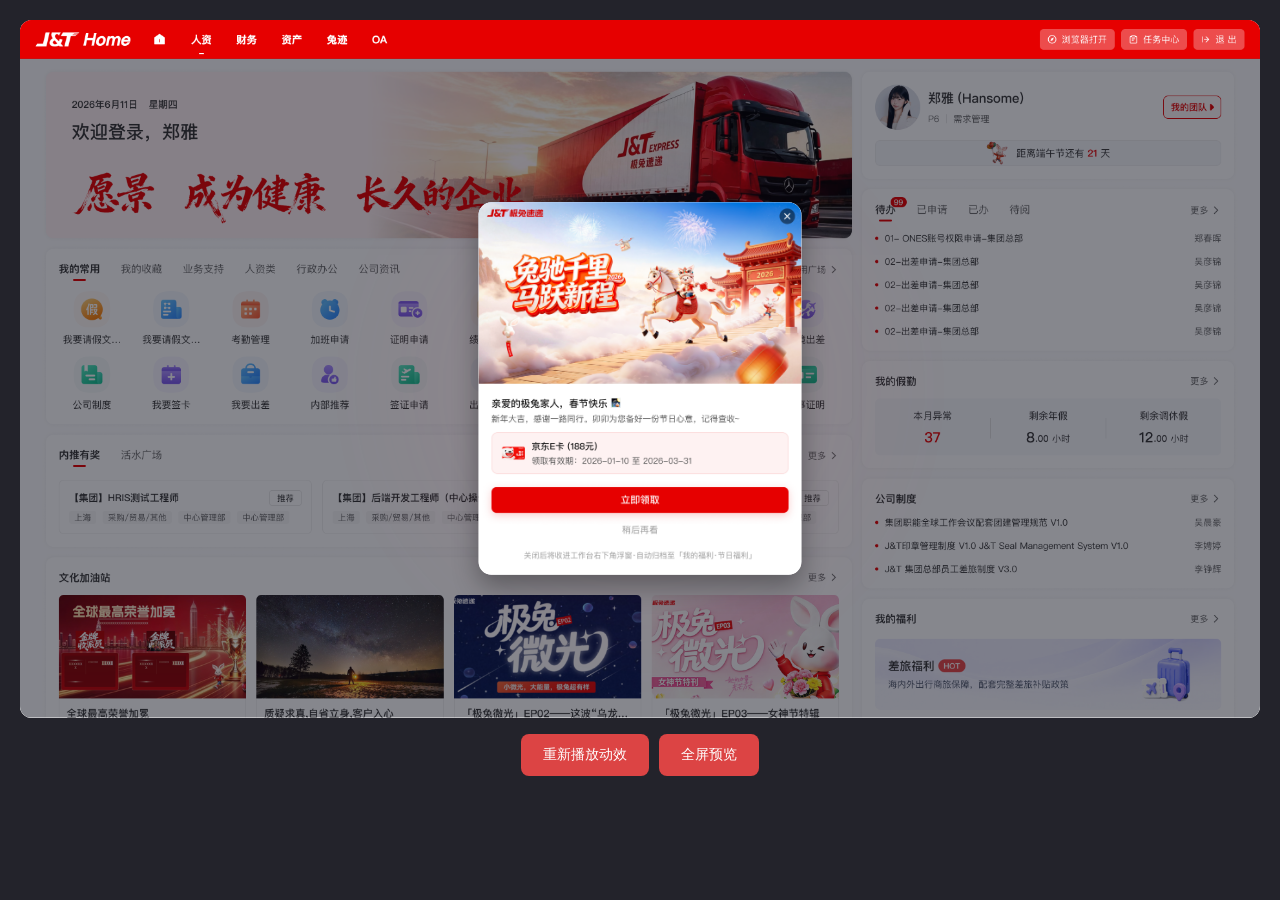
<file: spring-festival-card-entry/index.html>
<!doctype html>
<html lang="zh-CN">
<head>
<meta charset="utf-8">
<meta name="viewport" content="width=device-width,initial-scale=1">
<meta name="description" content="春节福利弹窗红色能量入场与领取后交互预览，支持重新播放和全屏演示。">
<title>春节福利卡片 · 红色能量入场</title>
<style>
*{box-sizing:border-box}
body{margin:0;padding:20px;background:#23232b;color:#fff;font-family:"PingFang SC","Microsoft YaHei",Arial,sans-serif}
.stage{width:min(100%,1440px);margin:auto}
#viewport{width:100%;aspect-ratio:16/9;position:relative;overflow:hidden;border-radius:12px;background:#f5f5f5}
#scene{width:1920px;height:1080px;position:absolute;top:0;left:0;transform-origin:top left;isolation:isolate}
#background{position:absolute;inset:0;width:100%;height:100%;object-fit:fill}
.bg-fallback{position:absolute;inset:0;z-index:-1;background:#f5f6f8;color:#222}
.bg-fallback .nav{height:60px;background:#e60000;color:white;padding:15px 40px;font-size:25px;font-weight:700}
.bg-fallback .columns{display:grid;grid-template-columns:1248px 560px;gap:24px;margin:20px 40px}
.bg-fallback .module{background:white;border-radius:12px;padding:26px;margin-bottom:20px;box-shadow:0 1px 5px #0000000b}
.bg-fallback .welcome{height:258px;background:linear-gradient(110deg,#fff2f0,#f9d1c6);font-size:38px;font-weight:650}
.bg-fallback .fake-icons{height:260px;display:grid;grid-template-columns:repeat(8,1fr);gap:20px;align-items:center;text-align:center;color:#666}
.bg-fallback .fake-icons span:before{content:'✦';display:block;font-size:36px;color:#e55c5c;margin-bottom:9px}
.bg-fallback .fake-row{height:180px}.bg-fallback .side{height:190px}
.jt-scrim{position:absolute;inset:60px 0 0;background:rgba(10,12,24,.49);z-index:4}
.jt-magic{position:absolute;inset:60px 0 0;z-index:5;display:flex;align-items:center;justify-content:center;isolation:isolate;pointer-events:none}
.jt-popup{position:relative;width:500px;height:577px;z-index:4;border-radius:20px;overflow:hidden;box-shadow:0 17px 42px #0005;transform-origin:center;pointer-events:auto;background:white;color:#222;transition:height .3s cubic-bezier(.2,.7,.2,1)}
.jt-popup>img{display:block;width:100%;height:100%;object-fit:fill}
.jt-card-placeholder{height:100%;display:flex;flex-direction:column}
.jt-card-placeholder .art{height:281px;position:relative;background:linear-gradient(170deg,#b7daff,#e5f0ff 48%,#ffdcb3);text-align:center;display:flex;flex-direction:column;align-items:center;justify-content:center;color:#dc1c14;overflow:hidden}
.jt-card-placeholder .art:before{content:'✦　✧　✦';position:absolute;font-size:70px;top:0;color:#ffffffa8}
.jt-card-placeholder .art strong{font-size:54px;text-shadow:2px 3px 0 #fff7}
.jt-card-placeholder .art small{font-size:19px;margin-top:10px;letter-spacing:9px}
.jt-card-placeholder .content{padding:20px;font-size:15px}
.jt-card-placeholder .content h3{font-size:15px;margin:0 0 7px;font-weight:600}
.jt-card-placeholder .content p{margin:0 0 20px;font-size:13px;color:#555}
.jt-card-placeholder .gift{padding:16px;background:#fff4f4;border-radius:10px;font-size:14px;margin-bottom:20px}
.jt-card-placeholder .gift small{display:block;color:#777;margin-top:7px}
.jt-card-placeholder .claim{background:#e60000;border-radius:8px;color:white;text-align:center;padding:11px;font-size:15px}
.jt-card-placeholder .later{text-align:center;font-size:13px;color:#999;margin-top:17px}
.jt-card-placeholder .foot{text-align:center;font-size:11px;color:#999;margin-top:17px}
.jt-aura,.jt-energy,.jt-ring,.jt-wave,.jt-flash{position:absolute;pointer-events:none;z-index:1}
.jt-aura{width:650px;height:650px;border-radius:50%;background:radial-gradient(ellipse,rgba(255,235,230,.75) 0%,rgba(255,108,100,.5) 24%,rgba(241,56,77,.31) 43%,rgba(228,37,45,.06) 67%,transparent 78%);filter:brightness(var(--fx-brightness,1)) blur(25px)}
.jt-energy{width:465px;height:465px;border-radius:50%;background:conic-gradient(from 30deg,transparent,rgba(255,155,145,.1),rgba(255,112,112,.96),transparent 31%,transparent 44%,rgba(255,94,85,.8),transparent 72%,rgba(255,59,82,.8),transparent);-webkit-mask:radial-gradient(circle,transparent 41%,#000 52%,transparent 72%);mask:radial-gradient(circle,transparent 41%,#000 52%,transparent 72%);filter:brightness(var(--fx-brightness,1)) blur(7px);opacity:0}
.jt-ring{width:420px;height:310px;border-radius:50%;border:4px solid transparent;filter:brightness(var(--fx-brightness,1)) blur(3px) drop-shadow(0 0 13px #ff958a);opacity:0}
.jt-ring-one{border-top-color:#ffe0cf;border-left-color:#ff9988;transform:rotate(-33deg)}
.jt-ring-two{width:455px;height:345px;border-right-color:#ffaaa0;border-bottom-color:#f65b66;transform:rotate(35deg)}
.jt-wave{width:380px;height:380px;border-radius:50%;border:4px solid #ffe3dc;box-shadow:0 0 30px #ff706e,inset 0 0 24px #ff706e;filter:brightness(var(--fx-brightness,1));opacity:0}
.jt-flash{width:190px;height:190px;border-radius:50%;background:radial-gradient(circle,#fff 0%,#fff7f3 8%,rgba(255,150,145,.9) 24%,transparent 72%);filter:brightness(var(--fx-brightness,1)) blur(10px);z-index:3;opacity:0}
.jt-sparks{position:absolute;z-index:6;inset:0;pointer-events:none}
.jt-sparks i{position:absolute;left:50%;top:50%;font-style:normal;font-size:18px;color:#fff4b2;opacity:0;text-shadow:0 0 12px #ffdd8c,0 0 22px #ff9a89;filter:brightness(var(--fx-brightness,1))}
.playing .jt-scrim{animation:jt-dim .5s ease-out both}
.playing .jt-popup{animation:jt-card-enter 1.05s cubic-bezier(.18,.84,.26,1.1) .25s both}
.playing .jt-aura{animation:jt-aura-burst 2s ease-out both}
.playing .jt-energy{animation:jt-spin 1.75s ease-out both}
.playing .jt-ring-one{animation:jt-ring-a 1.65s ease-out .06s both}
.playing .jt-ring-two{animation:jt-ring-b 1.7s ease-out .12s both}
.playing .jt-wave{animation:jt-wave-pop 1.5s ease-out .28s both}
.playing .jt-flash{animation:jt-flash-pop .78s ease-out .3s both}
.playing .jt-sparks i{animation:jt-fly 1.35s cubic-bezier(.17,.7,.33,1) calc(.36s + var(--d)) both}
.is-claimed .jt-popup{height:545px}
.is-claimed .jt-popup>img{height:577px}
.claim-result{position:absolute;z-index:2;left:0;top:421px;width:100%;height:124px;padding:20px;background:#fff;border-radius:0 0 20px 20px;opacity:0;visibility:hidden;transform:translateY(8px);transition:opacity .22s ease,transform .22s ease,visibility .22s;pointer-events:none}
.is-claimed .claim-result{opacity:1;visibility:visible;transform:translateY(0);pointer-events:auto}
.claim-code{height:44px;width:100%;display:flex;align-items:center;gap:20px;padding:12px 16px;border-radius:10px;background:#f3f3f3;color:#1a1a1a;font-size:14px;line-height:20px;white-space:nowrap}
.claim-code>span{flex:1;min-width:0}
.binding-guide,.copy-code{flex:0 0 auto;padding:0;border:0;background:transparent;color:#e60000;font:inherit;line-height:20px;white-space:nowrap;cursor:pointer}
.binding-guide{text-decoration:none}
.copy-code.is-copied{color:#00a870}
.claim-foot{margin-top:20px;color:#999;text-align:center;font-size:12px;line-height:20px;white-space:nowrap}
.popup-hitbox{position:absolute;z-index:4;border:0;padding:0;background:transparent;cursor:pointer}
.close-hitbox{top:0;right:0;width:40px;height:44px}
.claim-hitbox{top:441px;left:20px;width:460px;height:40px}
.snooze-hitbox{top:488px;left:20px;width:460px;height:36px}
.is-claimed .claim-hitbox,.is-claimed .snooze-hitbox{display:none}
.is-closing .jt-popup{animation:jt-card-collapse .3s cubic-bezier(.4,0,.8,.3) both!important}
.is-closing .jt-scrim{animation:jt-scrim-close .28s ease-in both!important}
.is-closing .jt-aura,.is-closing .jt-energy,.is-closing .jt-ring,.is-closing .jt-wave,.is-closing .jt-flash,.is-closing .jt-sparks{animation:none!important;opacity:0!important}
.is-closed .jt-scrim{opacity:0;visibility:hidden;pointer-events:none}
.is-closed .jt-magic{display:none;visibility:hidden;pointer-events:none}
#floating-card{position:absolute;z-index:8;right:40px;bottom:70px;width:360px;height:65px;display:flex;align-items:center;gap:10px;padding:12px 16px;border:1px solid rgba(255,255,255,.4);border-radius:10px;background:rgba(255,255,255,.2);-webkit-backdrop-filter:blur(16px) saturate(1.8);backdrop-filter:blur(16px) saturate(1.8);box-shadow:0 2px 7.5px rgba(0,0,0,.1),inset 0 1px 0 rgba(255,255,255,.6);opacity:0;visibility:hidden;transform:translateX(calc(100% + 40px));pointer-events:none;transition:transform .42s cubic-bezier(.16,1,.3,1),opacity .2s ease,visibility 0s linear .42s}
.is-floating #floating-card{opacity:1;visibility:visible;transform:translateX(0);pointer-events:auto;transition:transform .42s cubic-bezier(.16,1,.3,1),opacity .2s ease,visibility 0s}
.float-gift-icon{position:relative;flex:0 0 36px;width:36px;height:36px;overflow:hidden;border-radius:6px;background-image:url('assets/popup.png');background-repeat:no-repeat;background-size:500px 577px;background-position:-36px -370px}
.float-copy{display:flex;flex:1;min-width:0;flex-direction:column;gap:3px;height:41px;overflow:hidden}
.float-title{color:#1a1a1a;font-size:14px;font-weight:600;line-height:20px;white-space:nowrap}
.float-subtitle{color:#e60000;font-size:13px;line-height:18px;white-space:nowrap}
.float-claim{flex:0 0 74px;width:74px;height:32px;border:0;border-radius:8px;background:#e60000;color:#fff;font-family:inherit;font-size:13px;font-weight:500;line-height:20px;cursor:pointer}
.is-closing #floating-card,.is-closed #floating-card{display:flex}
@keyframes jt-card-collapse{from{opacity:1;transform:scale(1)}to{opacity:0;transform:scale(.84)}}
@keyframes jt-scrim-close{from{opacity:1}to{opacity:0}}
@keyframes jt-dim{from{opacity:0}to{opacity:1}}
@keyframes jt-card-enter{0%{opacity:0;transform:scale(0)}100%{opacity:1;transform:scale(1)}}
@keyframes jt-aura-burst{0%{opacity:0;transform:scale(.08)}30%{opacity:1;transform:scale(.8)}58%{opacity:.85;transform:scale(1.14)}100%{opacity:.11;transform:scale(1.45)}}
@keyframes jt-spin{0%{opacity:0;transform:rotate(0) scale(.1)}34%{opacity:1}78%{opacity:.8}100%{opacity:0;transform:rotate(240deg) scale(1.65)}}
@keyframes jt-ring-a{0%{opacity:0;transform:rotate(-110deg) scale(.08)}36%{opacity:1}100%{opacity:0;transform:rotate(130deg) scale(1.6)}}
@keyframes jt-ring-b{0%{opacity:0;transform:rotate(35deg) scale(.08)}42%{opacity:.9}100%{opacity:0;transform:rotate(-150deg) scale(1.6)}}
@keyframes jt-wave-pop{0%{opacity:0;transform:scale(.1)}27%{opacity:1}100%{opacity:0;transform:scale(1.8)}}
@keyframes jt-flash-pop{0%{opacity:0;transform:scale(.1)}30%{opacity:1;transform:scale(.7)}100%{opacity:0;transform:scale(2.1)}}
@keyframes jt-fly{0%{opacity:0;transform:translate(-50%,-50%) scale(.1) rotate(0)}22%{opacity:1}68%{opacity:.9}100%{opacity:0;transform:translate(calc(-50% + var(--x)),calc(-50% + var(--y))) scale(.8) rotate(110deg)}}
.controls{display:flex;align-items:center;justify-content:center;margin:16px auto}
.control-actions{display:flex;align-items:center;justify-content:center;gap:10px}
.controls button{cursor:pointer;color:#fff;background:#dc4444;border:0;border-radius:8px;padding:12px 22px;font-size:14px;white-space:nowrap}
@media(max-width:760px){body{padding:12px}}
</style>
</head>
<body>
<div class="stage">
<div id="viewport"><div id="scene">
  <div class="bg-fallback"><div class="nav">J&T　极兔工作台</div><div class="columns"><div><div class="module welcome">欢迎登录，郑雅</div><div class="module fake-icons"><span>我要请假</span><span>新建流程</span><span>考勤管理</span><span>加班申请</span><span>证明申请</span><span>我的绩效</span><span>我的考勤</span><span>我的信息</span></div><div class="module fake-row">文化加油站</div></div><div><div class="module side">郑雅　　我的团队</div><div class="module side">待办事项</div><div class="module side">我的假勤</div></div></div></div>
  <img id="background" src="assets/background.png" alt="" onerror="this.style.display='none'">
  <div class="jt-scrim"></div>
  <div class="jt-magic">
    <div class="jt-aura"></div><div class="jt-energy"></div>
    <div class="jt-ring jt-ring-one"></div><div class="jt-ring jt-ring-two"></div>
    <div class="jt-wave"></div><div class="jt-flash"></div>
    <div class="jt-popup">
      <div class="jt-card-placeholder"><div class="art"><strong>新春好礼</strong><small>礼遇相伴</small></div><div class="content"><h3>亲爱的极兔家人，春节快乐 🎊</h3><p>新年大吉，感谢一路同行。卯卯为您备好一份节日心意，记得查收~</p><div class="gift">京东E卡 (188元)<small>领取有效期：2026-01-10 至 2026-03-31</small></div><div class="claim">立即领取</div><div class="later">稍后再看</div><div class="foot">关闭后将收进工作台右下角浮窗 · 自动归档至「我的福利·节日福利」</div></div></div>
      <img id="card-image" src="assets/popup.png" alt="" style="position:absolute;inset:0" onerror="this.style.display='none'">
      <div class="claim-result" aria-live="polite">
        <div class="claim-code"><span>卡密：1248-B004-2R3E-18OC</span><a class="binding-guide" href="https://jtexpress.feishu.cn/wiki/RYlXwwqD9iqot8kridDcOcyBnde?from=from_copylink" target="_blank" rel="noopener noreferrer">绑定指南</a><button id="copy-code" class="copy-code" type="button">复制</button></div>
        <div class="claim-foot">关闭后将收进工作台右下角浮窗·自动归档至「我的福利·节日福利」</div>
      </div>
      <button class="popup-hitbox close-hitbox" id="close-popup" type="button" aria-label="关闭福利弹窗"></button>
      <button class="popup-hitbox claim-hitbox" id="claim-gift" type="button" aria-label="立即领取"></button>
      <button class="popup-hitbox snooze-hitbox" id="snooze-popup" type="button" aria-label="稍后再看"></button>
    </div>
    <div class="jt-sparks"><i style="--x:-215px;--y:-153px;--d:.06s">✦</i><i style="--x:224px;--y:-115px;--d:.14s">✧</i><i style="--x:-245px;--y:22px;--d:.2s">✧</i><i style="--x:235px;--y:116px;--d:.12s">✦</i><i style="--x:-95px;--y:216px;--d:.32s">✦</i><i style="--x:120px;--y:-220px;--d:.1s">✧</i><i style="--x:265px;--y:2px;--d:.27s">✧</i><i style="--x:-180px;--y:190px;--d:.39s">✦</i><i style="--x:82px;--y:221px;--d:.25s">✧</i><i style="--x:-230px;--y:-194px;--d:.23s">✦</i></div>
  </div>
  <div id="floating-card" role="status" aria-label="春节福利待领取">
    <div class="float-gift-icon" aria-hidden="true"></div>
    <div class="float-copy"><div class="float-title">春节福利待领取</div><div class="float-subtitle">京东E卡 (188元) · 剩余23天</div></div>
    <button id="floating-claim" class="float-claim" type="button">立即领取</button>
  </div>
</div></div>
<div class="controls">
  <div class="control-actions"><button id="replay" type="button">重新播放动效</button><button id="fullscreen" type="button">全屏预览</button></div>
</div>
</div>
<script>
const scene=document.querySelector('#scene'),viewport=document.querySelector('#viewport');
const sparks=[...document.querySelectorAll('.jt-sparks i')];
const FIXED_DURATION_MS=1200,BASE_EFFECT_DURATION_MS=2000,FIXED_BRIGHTNESS=1.5;
let closingTimer=0;
const durationScale=FIXED_DURATION_MS/BASE_EFFECT_DURATION_MS;
const timedAnimations=[['.jt-scrim',500,0],['.jt-popup',1050,250],['.jt-aura',2000,0],['.jt-energy',1750,0],['.jt-ring-one',1650,60],['.jt-ring-two',1700,120],['.jt-wave',1500,280],['.jt-flash',780,300]];
function resize(){scene.style.transform='scale('+(viewport.clientWidth/1920)+')'}
function applyFixedParameters(){
  scene.style.setProperty('--fx-brightness',String(FIXED_BRIGHTNESS));
  timedAnimations.forEach(([selector,duration,delay])=>document.querySelectorAll(selector).forEach(element=>{element.style.animationDuration=(duration*durationScale)+'ms';element.style.animationDelay=(delay*durationScale)+'ms'}));
  sparks.forEach(spark=>{const extraDelay=(parseFloat(spark.style.getPropertyValue('--d'))||0)*1000;spark.style.animationDuration=(1350*durationScale)+'ms';spark.style.animationDelay=((360+extraDelay)*durationScale)+'ms'});
}
function resetCopyLabel(){const button=document.querySelector('#copy-code');button.textContent='复制';button.classList.remove('is-copied')}
function replay(){
  window.clearTimeout(closingTimer);
  scene.classList.remove('is-claimed','is-floating','is-closed','is-closing','playing');
  resetCopyLabel();
  void scene.offsetWidth;
  scene.classList.add('playing');
}
function closeModal(){
  if(scene.classList.contains('is-closing')||scene.classList.contains('is-closed'))return;
  scene.classList.add('is-closing');
  if(scene.classList.contains('is-claimed'))scene.classList.remove('is-floating');
  else scene.classList.add('is-floating');
  window.clearTimeout(closingTimer);
  closingTimer=window.setTimeout(()=>{scene.classList.remove('is-closing','playing');scene.classList.add('is-closed')},320);
}
function reopenModal(){
  window.clearTimeout(closingTimer);
  scene.classList.remove('is-floating','is-closed','is-closing','playing');
  resetCopyLabel();
  void scene.offsetWidth;
  scene.classList.add('playing');
}
async function copyClaimCode(){
  const code='1248-B004-2R3E-18OC',button=document.querySelector('#copy-code');
  try{await navigator.clipboard.writeText(code)}catch(error){const field=document.createElement('textarea');field.value=code;field.style.position='fixed';field.style.opacity='0';document.body.appendChild(field);field.select();document.execCommand('copy');field.remove()}
  button.textContent='已复制';button.classList.add('is-copied');
}
applyFixedParameters();
new ResizeObserver(resize).observe(viewport);resize();
requestAnimationFrame(()=>scene.classList.add('playing'));
document.querySelector('#claim-gift').addEventListener('click',()=>scene.classList.add('is-claimed'));
document.querySelector('#close-popup').addEventListener('click',closeModal);
document.querySelector('#snooze-popup').addEventListener('click',closeModal);
document.querySelector('#floating-claim').addEventListener('click',reopenModal);
document.querySelector('#copy-code').addEventListener('click',copyClaimCode);
document.querySelector('#replay').addEventListener('click',replay);
document.querySelector('#fullscreen').addEventListener('click',()=>{if(!document.fullscreenElement)viewport.requestFullscreen?.();else document.exitFullscreen?.()});
</script>
</body>
</html>
</file>
<file: oa-new-page/assets/index-Bv4WuCT0.css>
html{background:#eef0f4;overflow-x:hidden}body{background:#eef0f4;width:100%;min-width:0;margin:0;overflow-x:hidden}#root{width:100%}@property --input-border-angle{syntax:"<angle>";inherits:true;initial-value:315deg}@keyframes input-border-flow{0%{--input-border-angle:315deg}to{--input-border-angle:675deg}}:root{--screen-width:402px;--ink:#333;--sub-ink:#666;--page-bg:#eef0f4}*{box-sizing:border-box}button,input{font:inherit}button{-webkit-tap-highlight-color:transparent}.viewport-shell{width:100%;height:var(--screen-height,999px);min-height:var(--screen-height,999px);background:var(--page-bg);overflow:visible}.background-layer{z-index:0;pointer-events:none;background:var(--page-bg);width:402px;height:999px;transform:scale(var(--screen-scale,1));transform-origin:0 0;position:fixed;top:0;left:0;overflow:hidden}.mobile-screen{width:var(--screen-width);height:var(--content-height,999px);z-index:1;min-height:999px;transform:scale(var(--screen-scale,1));transform-origin:0 0;color:var(--ink);-webkit-font-smoothing:antialiased;text-rendering:optimizelegibility;background:0 0;font-family:PingFang SC,SF Pro Text,Helvetica Neue,Arial,sans-serif;position:relative;overflow:visible}.page-background{z-index:0;pointer-events:none;width:402px;height:1011px;display:block;position:absolute;top:0;left:0}.office-stroke{z-index:1;pointer-events:none;width:1203.66px;height:102.508px;display:block;position:absolute;top:118.62px;left:-39px}.union-decoration{z-index:1;pointer-events:none;width:203.983px;height:193.438px;display:block;position:absolute;top:-12px;left:208.5px}.assistant-main,.assistant-detail{z-index:3;pointer-events:none;position:absolute;overflow:hidden}.assistant-main{width:183px;height:142px;top:13px;left:204px}.assistant-main img{width:104.17%;max-width:none;height:151.41%;display:block;position:absolute;top:-.27%;left:-2.08%}.assistant-detail{z-index:9;width:44px;height:42px;top:132.62px;left:329px}.assistant-detail img{width:433.24%;max-width:none;height:511.9%;display:block;position:absolute;top:-285.71%;left:-292.76%}.greeting{z-index:4;flex-direction:column;align-items:flex-start;gap:8px;display:flex;position:absolute;top:31px;left:24px}.greeting-mark-frame{flex:0 0 37.6863px;width:72.1px;height:37.6863px;position:relative}.greeting-mark{width:72.1px;height:39.4866px;display:block;position:absolute;top:-1.8003px;left:0}.hero-copy-main{object-fit:contain;flex:0 0 64px;width:150px;height:64px;display:block}.assistant-input{z-index:8;isolation:isolate;background:linear-gradient(#fff, #fff) padding-box, conic-gradient(from var(--input-border-angle) at 50% 50%, #f55239 0deg, #f66a43 38deg, #f9854b 78deg, #faa556 118deg, #f7a86e 150deg, #e58bb8 190deg, #b46ae8 228deg, #6f7ef8 258deg, #8b6cf0 286deg, #d9649e 320deg, #f55239 360deg) border-box;border:1.5px solid #0000;border-radius:16px;flex-direction:column;align-items:flex-start;gap:44px;width:370px;padding:12px;animation:7s linear infinite input-border-flow;display:flex;position:absolute;top:155px;left:16px;box-shadow:0 4px 14px #ff797940}.assistant-input:before{z-index:0;box-sizing:border-box;border-radius:inherit;background:conic-gradient(from var(--input-border-angle) at 50% 50%, #f55239 0deg, #f66a43 38deg, #f9854b 78deg, #faa556 118deg, #f7a86e 150deg, #e58bb8 190deg, #b46ae8 228deg, #6f7ef8 258deg, #8b6cf0 286deg, #d9649e 320deg, #f55239 360deg);opacity:.17;filter:blur(10px);-webkit-mask-composite:xor;content:"";pointer-events:none;padding:1.5px;position:absolute;inset:-1.5px;-webkit-mask-image:linear-gradient(#000 0 0),linear-gradient(#000 0 0);mask-image:linear-gradient(#000 0 0),linear-gradient(#000 0 0);-webkit-mask-position:0 0,0 0;mask-position:0 0,0 0;-webkit-mask-size:auto,auto;mask-size:auto,auto;-webkit-mask-repeat:repeat,repeat;mask-repeat:repeat,repeat;-webkit-mask-clip:content-box,border-box;mask-clip:content-box,border-box;-webkit-mask-origin:content-box,border-box;mask-origin:content-box,border-box;-webkit-mask-composite:xor;mask-composite:exclude;-webkit-mask-source-type:auto,auto;mask-mode:match-source,match-source}.assistant-input>*{z-index:1;position:relative}.assistant-prompt{align-items:center;gap:4px;width:100%;height:20px;display:flex}.assistant-prompt img{flex:none;width:16px;height:15px;display:block}.assistant-prompt input{color:#1a1a1a;-webkit-text-fill-color:#1a1a1a;opacity:1;background:0 0;border:0;outline:0;width:100%;min-width:0;height:20px;padding:0;font-size:14px;font-weight:400;line-height:normal}.assistant-prompt input::placeholder{color:#7b8ba0;-webkit-text-fill-color:#7b8ba0;opacity:1}.assistant-actions{align-items:center;gap:24px;width:100%;height:28px;display:flex}.assistant-actions.no-history{justify-content:flex-end}.quick-chips{overscroll-behavior-x:contain;scrollbar-width:none;touch-action:pan-x;flex:1 1 0;align-items:center;min-width:0;display:flex;overflow:auto hidden}.recent-label{color:#3e1f1f;white-space:nowrap;flex-direction:column;flex:none;justify-content:center;font-size:13px;font-weight:400;line-height:19px;display:flex}.quick-chip-list{flex:none;align-items:center;gap:6px;display:flex}.quick-chips::-webkit-scrollbar{display:none}.favorite-scroll::-webkit-scrollbar{display:none}.category-scroll::-webkit-scrollbar{display:none}.quick-chip{color:#3e1f1f;white-space:nowrap;cursor:pointer;background:linear-gradient(270deg,#fdf7dd 0%,#fff0ec 100%);border:0;border-radius:26px;flex:none;justify-content:center;align-items:center;height:26px;padding:0 12px;font-size:12px;font-weight:400;line-height:17px;display:flex}.input-tools{flex:none;align-items:center;display:flex}.send-button{cursor:pointer;background:0 0;border:0;justify-content:center;align-items:center;padding:0;display:inline-flex}.send-button,.send-button img{width:28px;height:28px}.send-button img{display:block}.favorites-section,.all-processes-section{z-index:6;width:386px;position:absolute;left:16px;overflow:hidden}.favorites-section{flex-direction:column;align-items:flex-start;gap:12px;display:flex;top:304px}.all-processes-section{flex-direction:column;align-items:flex-start;gap:6px;display:flex;top:551px}.section-heading{align-items:center;gap:6px;height:21px;display:flex}.section-heading img{flex:none;width:20px;height:20px;display:block}.section-heading h2{color:#333;white-space:nowrap;margin:0;font-size:15px;font-weight:500;line-height:21px}.favorite-grid{align-items:flex-start;gap:8px;width:614px;padding-right:16px;display:flex}.favorite-grid.is-single-column{flex-direction:column;gap:8px;width:370px;padding-right:0}.favorite-scroll{overscroll-behavior-x:contain;scrollbar-width:none;touch-action:pan-x;width:386px;overflow:auto hidden}.favorite-column{flex-direction:column;align-items:flex-start;gap:8px;width:295px;min-width:295px;display:flex}.favorite-column.is-single-column{width:370px;min-width:370px}.favorite-empty{color:#999;flex:0 0 184px;justify-content:center;align-items:center;width:370px;height:184px;font-size:14px;font-weight:400;line-height:20px;display:flex}.process-empty{color:#999;flex:0 0 184px;justify-content:center;align-items:center;width:100%;height:184px;font-size:14px;font-weight:400;line-height:20px;display:flex}.process-card{cursor:pointer;background:#fff;border-radius:8px;flex:0 0 40px;align-items:center;gap:0;width:100%;height:40px;min-height:40px;padding:10px;display:flex}.process-card:focus-visible{outline-offset:2px;outline:2px solid #f55239}@keyframes favorite-card-removal{0%{opacity:1;transform:scale(1)}to{opacity:0;transform:scale(.98)}}.process-card.is-removing{pointer-events:none;animation:.18s ease-out forwards favorite-card-removal}.process-copy{flex-direction:column;flex:1 1 0;align-items:flex-start;min-width:0;display:flex}.process-title-row{align-items:center;gap:4px;width:100%;min-width:0;height:20px;display:flex}.process-title-row h3{color:#333;text-overflow:ellipsis;white-space:nowrap;flex:auto;min-width:0;margin:0;font-size:14px;font-weight:400;line-height:20px;overflow:hidden}.favorite-button{cursor:pointer;background:0 0;border:0;flex:0 0 20px;justify-content:center;align-items:center;width:20px;height:20px;margin-left:auto;padding:0;display:inline-flex}.favorite-button img{width:20px;height:20px;display:block}.category-scroll{overscroll-behavior-x:contain;scrollbar-width:none;touch-action:pan-x;align-items:center;gap:10px;width:386px;height:44px;padding-left:11px;padding-right:16px;display:flex;overflow:auto hidden}.category-tag{color:#333;white-space:nowrap;cursor:pointer;background:0 0;border:0;border-radius:0;flex:none;align-items:center;height:24px;padding:0;font-size:13px;font-weight:400;line-height:19px;display:flex;position:relative}.category-tag.active{color:inherit;background:0 0}.category-tail{flex:0 0 11px;width:11px;height:24px;margin-right:0;display:block}.category-body{color:#333;background:#fff;border-radius:0 5px 5px 0;justify-content:center;align-items:center;height:24px;padding:0 5px 0 2px;font-size:13px;font-weight:400;line-height:19px;display:flex}.category-tag.active .category-body{color:#fff;background:linear-gradient(270deg,#f99952 0%,#f7633f 100%)}.category-highlight{z-index:2;pointer-events:none;width:15.259px;max-width:none;height:13.823px;display:block;position:absolute;top:10.55px;left:-8.43px}.all-process-list{flex-direction:column;align-items:flex-start;gap:8px;width:calc(100% - 16px);padding-bottom:16px;display:flex}.toast{z-index:30;color:#fff;text-align:center;background:#333333e0;border-radius:20px;max-width:330px;padding:10px 14px;font-size:13px;line-height:18px;position:fixed;bottom:24px;left:50%;transform:translate(-50%);box-shadow:0 6px 18px #00000026}
</file>
